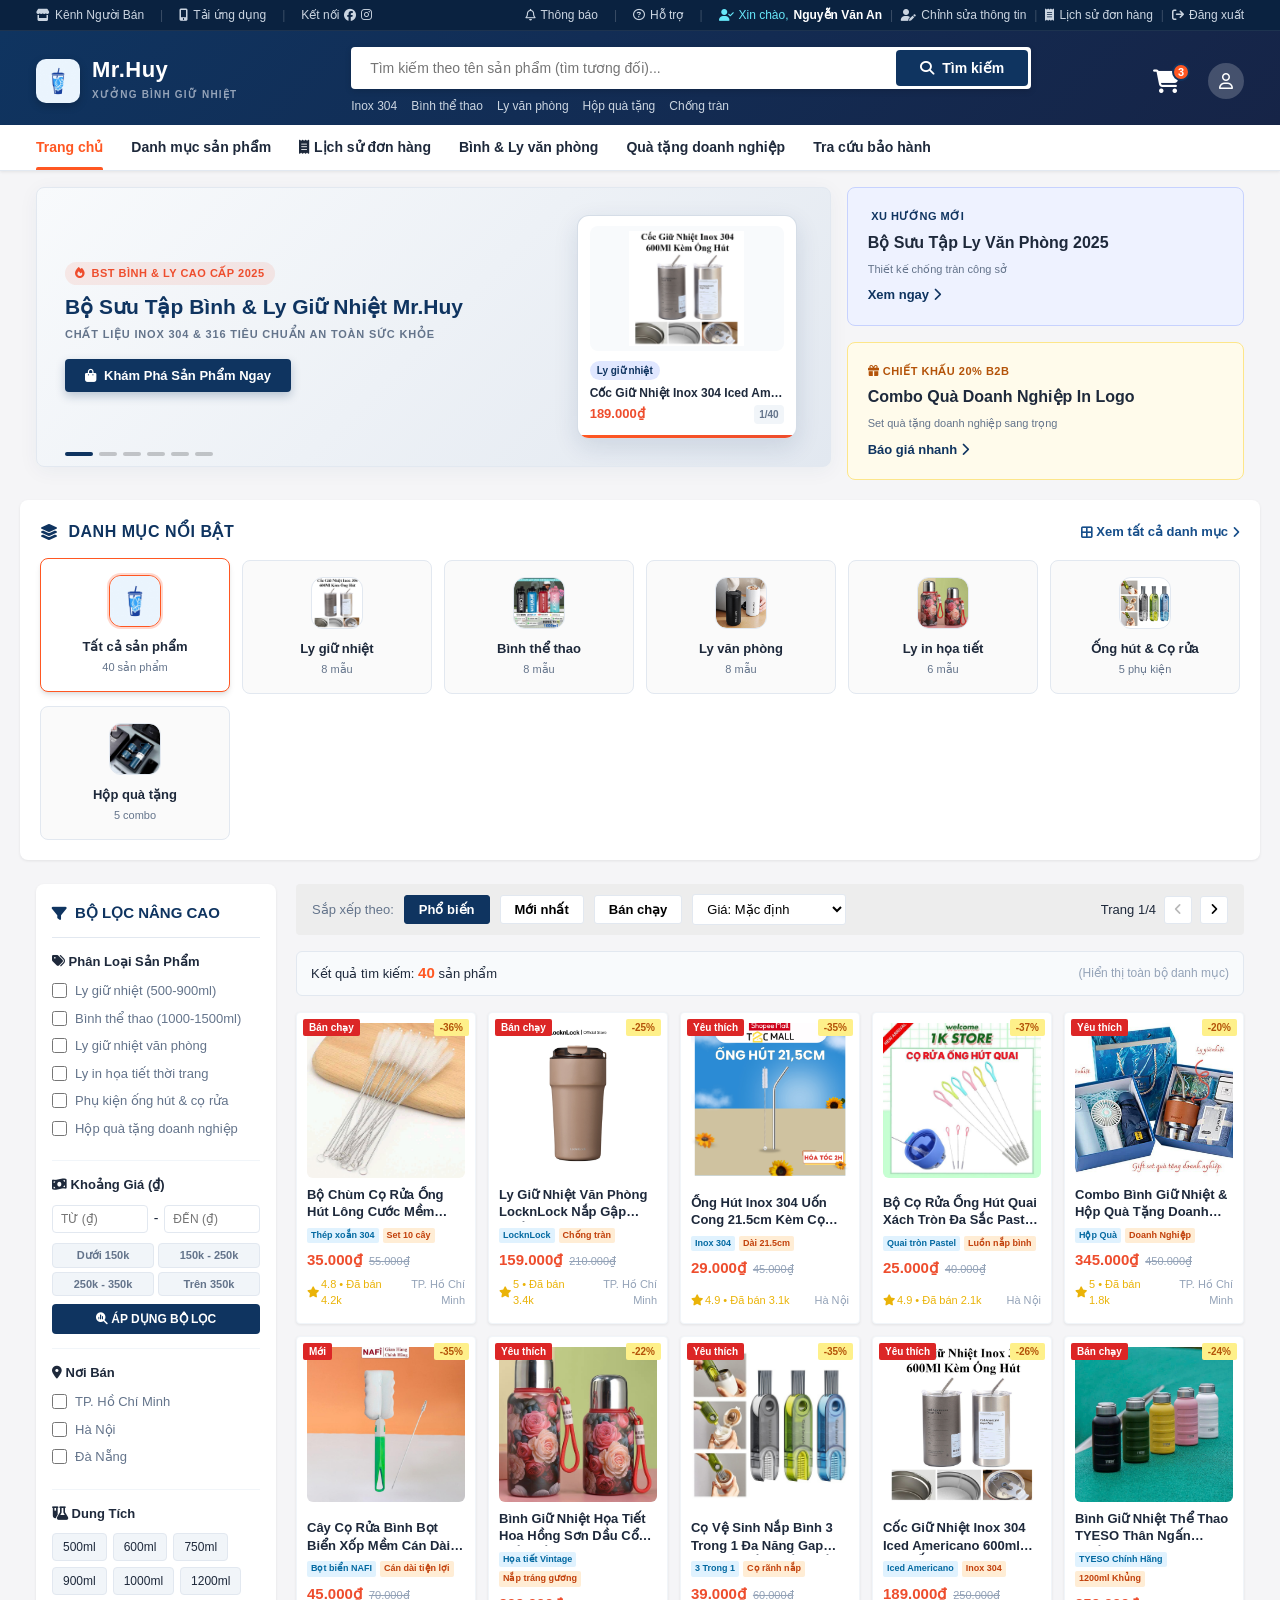
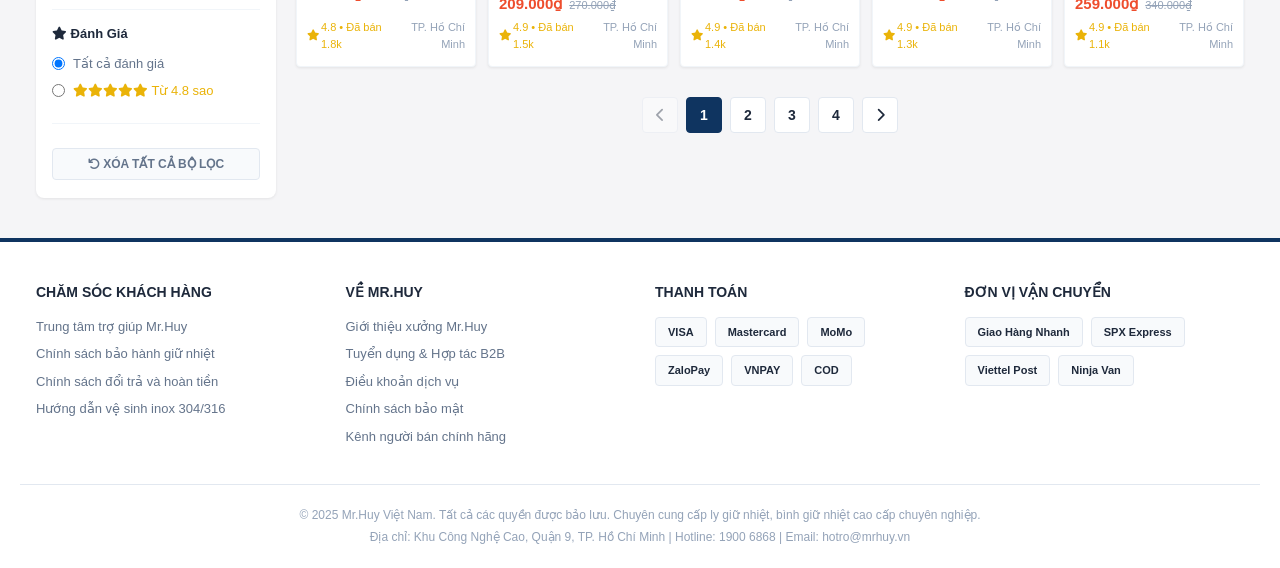
<file: index.html>
<!DOCTYPE html>
<html lang="vi">
<head>
    <meta charset="UTF-8">
    <meta name="viewport" content="width=device-width, initial-scale=1.0">
    <title>Mr.Huy - Xưởng Bình Giữ Nhiệt Cao Cấp</title>
    <!-- Font Awesome Icons -->
    <link rel="stylesheet" href="https://cdnjs.cloudflare.com/ajax/libs/font-awesome/6.4.0/css/all.min.css">
    <!-- Google Fonts -->
    <link rel="preconnect" href="https://fonts.googleapis.com">
    <link rel="preconnect" href="https://fonts.gstatic.com" crossorigin>
    <link href="https://fonts.googleapis.com/css2?family=Inter:wght@400;500;600;700;800&display=swap" rel="stylesheet">
    <!-- Main Style -->
    <link rel="stylesheet" href="css/style.css">
</head>
<body>

    <!-- KHUNG CHÍNH CỦA WEBSITE CỬA HÀNG (Mặc định hiển thị đầy đủ, không ép đăng nhập lại) -->
    <div id="storeMainApp" style="display: block;">

        <!-- TOPBAR -->
    <div class="topbar">
        <div class="container">
            <div class="topbar-left">
                <a href="javascript:void(0)" class="topbar-link"><i class="fa-solid fa-store"></i> Kênh Người Bán</a>
                <span class="topbar-sep">|</span>
                <a href="javascript:void(0)" class="topbar-link"><i class="fa-solid fa-mobile-screen-button"></i> Tải ứng dụng</a>
                <span class="topbar-sep">|</span>
                <span class="topbar-link">Kết nối <i class="fa-brands fa-facebook"></i> <i class="fa-brands fa-instagram"></i></span>
            </div>
            <div class="topbar-right">
                <a href="javascript:void(0)" class="topbar-link"><i class="fa-regular fa-bell"></i> Thông báo</a>
                <span class="topbar-sep">|</span>
                <a href="javascript:void(0)" class="topbar-link"><i class="fa-regular fa-circle-question"></i> Hỗ trợ</a>
                <span class="topbar-sep">|</span>
                <!-- Giao diện Đăng ký / Đăng nhập của Người Dùng Đầu Cuối -->
                <div id="topbarAuthBox" style="display: inline-flex; align-items: center; gap: 8px;">
                    <a href="javascript:void(0)" class="topbar-link" onclick="openAuthModal('register')">Đăng ký</a>
                    <span class="topbar-sep">|</span>
                    <a href="javascript:void(0)" class="topbar-link" onclick="openAuthModal('login')">Đăng nhập</a>
                </div>
            </div>
        </div>
    </div>

    <!-- MAIN HEADER -->
    <header class="main-header">
        <div class="container header-content">
            <!-- Brand Logo -->
            <a href="index.html" class="logo-brand">
                <img src="img/logo.png" alt="Mr.Huy Logo" style="width: 44px; height: 44px; border-radius: 10px; object-fit: cover; box-shadow: 0 3px 8px rgba(0,0,0,0.2);">
                <div class="logo-text-box">
                    <h1>Mr.Huy</h1>
                    <span>XƯỞNG BÌNH GIỮ NHIỆT</span>
                </div>
            </a>

            <!-- Search Container (Giao diện Tìm kiếm cơ bản theo tên sản phẩm có Gợi ý thả xuống) -->
            <div class="search-container">
                <form onsubmit="handleSearchSubmit(event)">
                    <div class="search-box">
                        <input type="text" id="searchInput" class="search-input" 
                               placeholder="Tìm kiếm theo tên sản phẩm (tìm tương đối)..." 
                               autocomplete="off"
                               oninput="handleSearchInput()" 
                               onfocus="handleSearchFocus()">
                        <button type="submit" class="search-btn">
                            <i class="fa-solid fa-magnifying-glass"></i>
                            <span>Tìm kiếm</span>
                        </button>
                    </div>
                </form>

                <!-- DROPDOWN GỢI Ý TÌM KIẾM (HIỆN GỢI Ý TẠI CHỖ, KHÔNG CHUYỂN HƯỚNG MÀN HÌNH) -->
                <div id="searchSuggestionsDropdown" class="search-suggestions-dropdown" style="display: none;">
                    <div class="suggestions-header">
                        <span><i class="fa-solid fa-lightbulb"></i> Gợi ý sản phẩm phù hợp</span>
                        <span class="close-suggestions" onclick="closeSearchSuggestions()" title="Đóng gợi ý"><i class="fa-solid fa-xmark"></i></span>
                    </div>
                    <div id="suggestionsList" class="suggestions-list">
                        <!-- Rendered by JS -->
                    </div>
                </div>

                <div class="quick-search-tags">
                    <span class="quick-tag" onclick="setSearchValue('Inox 304')">Inox 304</span>
                    <span class="quick-tag" onclick="setSearchValue('Bình thể thao')">Bình thể thao</span>
                    <span class="quick-tag" onclick="setSearchValue('Ly văn phòng')">Ly văn phòng</span>
                    <span class="quick-tag" onclick="setSearchValue('Hộp quà tặng')">Hộp quà tặng</span>
                    <span class="quick-tag" onclick="setSearchValue('Chống tràn')">Chống tràn</span>
                </div>
            </div>

            <!-- Header Actions: Giỏ hàng & User -->
            <div class="header-actions">
                <div class="cart-btn-wrapper" onclick="openCartModal()" title="Xem giỏ hàng">
                    <div class="cart-icon-btn">
                        <i class="fa-solid fa-cart-shopping"></i>
                    </div>
                    <span class="cart-badge">3</span>
                </div>

                <div class="user-profile-header" onclick="toggleUserMenu()">
                    <div class="user-avatar-circle">
                        <i class="fa-regular fa-user"></i>
                    </div>
                    <div class="user-dropdown-menu" id="userMenuDropdown">
                        <div id="userMenuGuest">
                            <div class="user-dropdown-item" onclick="openAuthModal('login')">
                                <i class="fa-solid fa-arrow-right-to-bracket"></i> Đăng nhập
                            </div>
                            <div class="user-dropdown-item" onclick="openAuthModal('register')">
                                <i class="fa-solid fa-user-plus"></i> Đăng ký người mua
                            </div>
                            <div class="user-dropdown-item" onclick="openOrderHistoryModal()">
                                <i class="fa-solid fa-receipt"></i> Lịch sử mua hàng
                            </div>
                        </div>
                        <div id="userMenuLoggedIn" style="display: none;">
                            <div class="user-dropdown-item" style="font-weight: 700; color: var(--primary-color);" id="userDropdownName">
                                Nguyễn Văn An
                            </div>
                            <div class="user-dropdown-item" onclick="openUserProfileModal()">
                                <i class="fa-solid fa-user-pen"></i> Chỉnh sửa thông tin cá nhân
                            </div>
                            <div class="user-dropdown-item" onclick="openOrderHistoryModal()">
                                <i class="fa-solid fa-receipt"></i> Lịch sử đơn hàng
                            </div>
                            <div class="user-dropdown-item" onclick="handleLogoutMock()">
                                <i class="fa-solid fa-power-off"></i> Đăng xuất
                            </div>
                        </div>
                    </div>
                </div>
            </div>
        </div>
    </header>

    <!-- NAVIGATION MENU -->
    <nav class="nav-bar">
        <div class="container">
            <ul class="nav-list">
                <li class="nav-item active" onclick="scrollToSection('storeMainApp')">Trang chủ</li>
                <li class="nav-item" onclick="scrollToSection('catalogSec')">Danh mục sản phẩm</li>
                <li class="nav-item" onclick="openOrderHistoryModal()">
                    <i class="fa-solid fa-receipt"></i> Lịch sử đơn hàng
                </li>
                <li class="nav-item" onclick="selectCategoryUI('ly-van-phong', null)">Bình & Ly văn phòng</li>
                <li class="nav-item" onclick="selectCategoryUI('hop-qua', null)">Quà tặng doanh nghiệp</li>
                <li class="nav-item" onclick="showToast('Chính sách bảo hành Mr.Huy: Bảo hành giữ nhiệt 12 tháng, 1 đổi 1!', 'info')">Tra cứu bảo hành</li>
            </ul>
        </div>
    </nav>

    <!-- HERO BANNER SECTION -->
    <section class="hero-section">
        <div class="container hero-grid">
            <div class="hero-main-slider">
                <div class="slider-content">
                    <span class="hero-slider-badge"><i class="fa-solid fa-fire"></i> BST BÌNH & LY CAO CẤP 2025</span>
                    <h2>Bộ Sưu Tập Bình & Ly Giữ Nhiệt Mr.Huy</h2>
                    <p>CHẤT LIỆU INOX 304 & 316 TIÊU CHUẨN AN TOÀN SỨC KHỎE</p>
                    <button class="btn-cta" onclick="scrollToSection('catalogSec')">
                        <i class="fa-solid fa-bag-shopping"></i> Khám Phá Sản Phẩm Ngay
                    </button>
                </div>

                <div class="hero-slider-showcase">
                    <div class="hero-showcase-card" id="heroShowcaseCard" title="Nhấp để xem chi tiết sản phẩm">
                        <div class="hero-showcase-img-box">
                            <img id="heroShowcaseImg" src="img/ly-giu-nhiet-1.png" alt="Sản phẩm nổi bật">
                        </div>
                        <div class="hero-showcase-info">
                            <span class="hero-showcase-cat" id="heroShowcaseCat">Ly giữ nhiệt</span>
                            <h4 class="hero-showcase-name" id="heroShowcaseName">Ly Giữ Nhiệt Cao Cấp Inox 304 Iced Americano Mr.Huy</h4>
                            <div class="hero-showcase-meta">
                                <span class="hero-showcase-price" id="heroShowcasePrice">289.000₫</span>
                                <span class="hero-showcase-index" id="heroShowcaseIndex">1/40</span>
                            </div>
                        </div>
                        <div class="hero-showcase-timer-bar">
                            <div class="hero-showcase-progress" id="heroShowcaseProgress"></div>
                        </div>
                    </div>
                </div>

                <div class="slider-controls">
                    <div class="slider-dot active" onclick="jumpHeroSlide(0)"></div>
                    <div class="slider-dot" onclick="jumpHeroSlide(8)"></div>
                    <div class="slider-dot" onclick="jumpHeroSlide(16)"></div>
                    <div class="slider-dot" onclick="jumpHeroSlide(24)"></div>
                    <div class="slider-dot" onclick="jumpHeroSlide(30)"></div>
                    <div class="slider-dot" onclick="jumpHeroSlide(35)"></div>
                </div>
            </div>

            <div class="hero-side-cards">
                <div class="side-card" onclick="selectCategoryUI('ly-van-phong', null)" style="cursor: pointer;" title="Xem các mẫu Ly Văn Phòng">
                    <span class="side-card-tag"><i class="fa-solid fa-sparkles"></i> XU HƯỚNG MỚI</span>
                    <h3>Bộ Sưu Tập Ly Văn Phòng 2025</h3>
                    <p style="font-size: 11px; color: var(--text-muted); margin-bottom: 8px;">Thiết kế chống tràn công sở</p>
                    <a href="javascript:void(0)" class="side-card-link">Xem ngay <i class="fa-solid fa-chevron-right"></i></a>
                </div>
                <div class="side-card gold-card" onclick="selectCategoryUI('hop-qua', null)" style="cursor: pointer;" title="Xem các mẫu Hộp Quà Tặng">
                    <span class="side-card-tag"><i class="fa-solid fa-gift"></i> CHIẾT KHẤU 20% B2B</span>
                    <h3>Combo Quà Doanh Nghiệp In Logo</h3>
                    <p style="font-size: 11px; color: var(--text-muted); margin-bottom: 8px;">Set quà tặng doanh nghiệp sang trọng</p>
                    <a href="javascript:void(0)" class="side-card-link">Báo giá nhanh <i class="fa-solid fa-chevron-right"></i></a>
                </div>
            </div>
        </div>
    </section>

    <!-- 1. GIAO DIỆN HIỂN THỊ SẢN PHẨM THEO PHÂN LOẠI (0.5đ TIÊU CHÍ) -->
    <section class="container section-block">
        <div class="section-header">
            <h2 class="section-title"><i class="fa-solid fa-layer-group"></i> DANH MỤC NỔI BẬT</h2>
            <span class="section-view-all" onclick="selectCategoryUI('all', null)" style="cursor: pointer;">
                <i class="fa-solid fa-border-all"></i> Xem tất cả danh mục <i class="fa-solid fa-angle-right"></i>
            </span>
        </div>
        <div class="category-grid" id="featuredCategoryGrid">
            <div class="category-card active" data-cat="all" onclick="selectCategoryUI('all', this)">
                <div class="category-icon-box">
                    <img src="img/logo.png" alt="Tất cả">
                </div>
                <div class="category-name">Tất cả sản phẩm</div>
                <div class="category-count">40 sản phẩm</div>
            </div>
            <div class="category-card" data-cat="ly-giu-nhiet" onclick="selectCategoryUI('ly-giu-nhiet', this)">
                <div class="category-icon-box">
                    <img src="img/ly-giu-nhiet-1.png" alt="Ly giữ nhiệt">
                </div>
                <div class="category-name">Ly giữ nhiệt</div>
                <div class="category-count">8 mẫu</div>
            </div>
            <div class="category-card" data-cat="binh-the-thao" onclick="selectCategoryUI('binh-the-thao', this)">
                <div class="category-icon-box">
                    <img src="img/binh-the-thao-1.jpg" alt="Bình thể thao">
                </div>
                <div class="category-name">Bình thể thao</div>
                <div class="category-count">8 mẫu</div>
            </div>
            <div class="category-card" data-cat="ly-van-phong" onclick="selectCategoryUI('ly-van-phong', this)">
                <div class="category-icon-box">
                    <img src="img/ly-van-phong-1.png" alt="Ly văn phòng">
                </div>
                <div class="category-name">Ly văn phòng</div>
                <div class="category-count">8 mẫu</div>
            </div>
            <div class="category-card" data-cat="ly-hoa-tiet" onclick="selectCategoryUI('ly-hoa-tiet', this)">
                <div class="category-icon-box">
                    <img src="img/hoa-tiet-1.png" alt="Ly in họa tiết">
                </div>
                <div class="category-name">Ly in họa tiết</div>
                <div class="category-count">6 mẫu</div>
            </div>
            <div class="category-card" data-cat="phu-kien" onclick="selectCategoryUI('phu-kien', this)">
                <div class="category-icon-box">
                    <img src="img/co-rua-4.png" alt="Ống hút & Cọ rửa">
                </div>
                <div class="category-name">Ống hút & Cọ rửa</div>
                <div class="category-count">5 phụ kiện</div>
            </div>
            <div class="category-card" data-cat="hop-qua" onclick="selectCategoryUI('hop-qua', this)">
                <div class="category-icon-box">
                    <img src="img/hop-qua-1.png" alt="Hộp quà tặng">
                </div>
                <div class="category-name">Hộp quà tặng</div>
                <div class="category-count">5 combo</div>
            </div>
        </div>
    </section>

    <!-- MAIN CATALOG LAYOUT: BỘ LỌC TÌM KIẾM NÂNG CAO (TRÁI) & LƯỚI SẢN PHẨM PHÂN TRANG (PHẢI) -->
    <div class="container main-catalog-layout" id="catalogSec">
        <!-- 2. GIAO DIỆN TÌM KIẾM NÂNG CAO (0.25đ TIÊU CHÍ) -->
        <!-- Kết hợp nhiều điều kiện trong 1 lần tìm: Tên, Phân loại, Khoảng giá, Nơi bán, Dung tích -->
        <aside class="filter-sidebar">
            <div class="filter-header-title">
                <i class="fa-solid fa-filter"></i> BỘ LỌC NÂNG CAO
            </div>

            <!-- Theo Phân Loại / Danh Mục -->
            <div class="filter-group">
                <div class="filter-title"><i class="fa-solid fa-tags"></i> Phân Loại Sản Phẩm</div>
                <label class="filter-checkbox-item">
                    <input type="checkbox" name="filterCat" value="ly-giu-nhiet" onchange="applyAdvancedFilter()"> Ly giữ nhiệt (500-900ml)
                </label>
                <label class="filter-checkbox-item">
                    <input type="checkbox" name="filterCat" value="binh-the-thao" onchange="applyAdvancedFilter()"> Bình thể thao (1000-1500ml)
                </label>
                <label class="filter-checkbox-item">
                    <input type="checkbox" name="filterCat" value="ly-van-phong" onchange="applyAdvancedFilter()"> Ly giữ nhiệt văn phòng
                </label>
                <label class="filter-checkbox-item">
                    <input type="checkbox" name="filterCat" value="ly-hoa-tiet" onchange="applyAdvancedFilter()"> Ly in họa tiết thời trang
                </label>
                <label class="filter-checkbox-item">
                    <input type="checkbox" name="filterCat" value="phu-kien" onchange="applyAdvancedFilter()"> Phụ kiện ống hút & cọ rửa
                </label>
                <label class="filter-checkbox-item">
                    <input type="checkbox" name="filterCat" value="hop-qua" onchange="applyAdvancedFilter()"> Hộp quà tặng doanh nghiệp
                </label>
            </div>

            <!-- Khoảng Giá (đ) -->
            <div class="filter-group">
                <div class="filter-title"><i class="fa-solid fa-money-bill-wave"></i> Khoảng Giá (₫)</div>
                <div class="price-range-inputs">
                    <input type="number" id="filterPriceMin" class="price-input" placeholder="TỪ (₫)" min="0" step="10000">
                    <span>-</span>
                    <input type="number" id="filterPriceMax" class="price-input" placeholder="ĐẾN (₫)" min="0" step="10000">
                </div>
                <div style="display: grid; grid-template-columns: 1fr 1fr; gap: 4px; margin-bottom: 8px;">
                    <button type="button" class="btn-quick-price" onclick="setQuickPrice(0, 150000)">Dưới 150k</button>
                    <button type="button" class="btn-quick-price" onclick="setQuickPrice(150000, 250000)">150k - 250k</button>
                    <button type="button" class="btn-quick-price" onclick="setQuickPrice(250000, 350000)">250k - 350k</button>
                    <button type="button" class="btn-quick-price" onclick="setQuickPrice(350000, null)">Trên 350k</button>
                </div>
                <button type="button" class="btn-apply-price" onclick="applyAdvancedFilter()">
                    <i class="fa-solid fa-magnifying-glass-chart"></i> ÁP DỤNG BỘ LỌC
                </button>
            </div>

            <!-- Nơi Bán -->
            <div class="filter-group">
                <div class="filter-title"><i class="fa-solid fa-location-dot"></i> Nơi Bán</div>
                <label class="filter-checkbox-item">
                    <input type="checkbox" name="filterLoc" value="TP. Hồ Chí Minh" onchange="applyAdvancedFilter()"> TP. Hồ Chí Minh
                </label>
                <label class="filter-checkbox-item">
                    <input type="checkbox" name="filterLoc" value="Hà Nội" onchange="applyAdvancedFilter()"> Hà Nội
                </label>
                <label class="filter-checkbox-item">
                    <input type="checkbox" name="filterLoc" value="Đà Nẵng" onchange="applyAdvancedFilter()"> Đà Nẵng
                </label>
            </div>

            <!-- Dung Tích -->
            <div class="filter-group">
                <div class="filter-title"><i class="fa-solid fa-flask-vial"></i> Dung Tích</div>
                <div class="filter-chips" id="capacityFilterChips">
                    <span class="filter-chip" data-cap="500ml" onclick="toggleCapFilter(this, '500ml')">500ml</span>
                    <span class="filter-chip" data-cap="600ml" onclick="toggleCapFilter(this, '600ml')">600ml</span>
                    <span class="filter-chip" data-cap="750ml" onclick="toggleCapFilter(this, '750ml')">750ml</span>
                    <span class="filter-chip" data-cap="900ml" onclick="toggleCapFilter(this, '900ml')">900ml</span>
                    <span class="filter-chip" data-cap="1000ml" onclick="toggleCapFilter(this, '1000ml')">1000ml</span>
                    <span class="filter-chip" data-cap="1200ml" onclick="toggleCapFilter(this, '1200ml')">1200ml</span>
                </div>
            </div>

            <!-- Đánh Giá -->
            <div class="filter-group">
                <div class="filter-title"><i class="fa-solid fa-star"></i> Đánh Giá</div>
                <label class="filter-checkbox-item">
                    <input type="radio" name="filterRating" value="0" checked onchange="applyAdvancedFilter()"> Tất cả đánh giá
                </label>
                <label class="filter-checkbox-item">
                    <input type="radio" name="filterRating" value="4.8" onchange="applyAdvancedFilter()">
                    <span style="color:#eab308;"><i class="fa-solid fa-star"></i><i class="fa-solid fa-star"></i><i class="fa-solid fa-star"></i><i class="fa-solid fa-star"></i><i class="fa-solid fa-star"></i> Từ 4.8 sao</span>
                </label>
            </div>

            <button type="button" class="btn-reset-filters" onclick="resetAllFilters()">
                <i class="fa-solid fa-arrow-rotate-left"></i> XÓA TẤT CẢ BỘ LỌC
            </button>
        </aside>

        <!-- 3. GIAO DIỆN HIỂN THỊ KẾT QUẢ DẠNG PHÂN TRANG (0.5đ TIÊU CHÍ) -->
        <main class="product-showcase">
            <!-- THANH ĐIỀU KHIỂN SẮP XẾP VÀ PHÂN TRANG MINI -->
            <div class="sort-bar">
                <div class="sort-options">
                    <span class="sort-label">Sắp xếp theo:</span>
                    <button class="btn-sort active" id="sortBtnPopular" onclick="setSortOption('popular')">Phổ biến</button>
                    <button class="btn-sort" id="sortBtnNewest" onclick="setSortOption('newest')">Mới nhất</button>
                    <button class="btn-sort" id="sortBtnBestseller" onclick="setSortOption('bestseller')">Bán chạy</button>
                    <select class="sort-select" id="sortPriceSelect" onchange="setSortOption(this.value)">
                        <option value="default">Giá: Mặc định</option>
                        <option value="price-asc">Giá: Thấp đến Cao</option>
                        <option value="price-desc">Giá: Cao đến Thấp</option>
                    </select>
                </div>
                <div class="sort-pagination-mini">
                    <span id="miniPageIndicator">Trang 1/3</span>
                    <button id="miniPrevBtn" onclick="goToPage(filterState.currentPage - 1)"><i class="fa-solid fa-angle-left"></i></button>
                    <button id="miniNextBtn" onclick="goToPage(filterState.currentPage + 1)"><i class="fa-solid fa-angle-right"></i></button>
                </div>
            </div>

            <!-- THANH THỐNG KÊ BỘ LỌC VÀ TÌM KIẾM ĐANG ÁP DỤNG -->
            <div id="filterResultBanner" style="background: #f8fafc; border: 1px solid #e2e8f0; border-radius: 6px; padding: 10px 14px; margin-bottom: 16px; display: flex; flex-wrap: wrap; justify-content: space-between; align-items: center; gap: 8px;">
                <div style="font-size: 13px; color: var(--text-main);">
                    Kết quả tìm kiếm: <strong id="filterResultCount" style="color: var(--accent-orange); font-size: 15px;">18</strong> sản phẩm
                </div>
                <div id="activeFilterBadges" style="display: flex; flex-wrap: wrap; gap: 6px; align-items: center;">
                    <!-- Sẽ render động các tag điều kiện tìm kiếm -->
                </div>
            </div>

            <!-- LƯỚI SẢN PHẨM HIỂN THỊ ĐỘNG (6 SẢN PHẨM / TRANG) -->
            <div class="product-grid" id="mainProductGrid">
                <!-- Được render tự động bằng renderProducts() -->
            </div>

            <!-- GIAO DIỆN PHÂN TRANG: < 1 2 3 > -->
            <div class="pagination-wrapper" id="paginationWrapper">
                <!-- Được render tự động bằng renderPagination() -->
            </div>
        </main>
    </div>

    <!-- Toàn bộ chức năng Chi tiết sản phẩm, Giỏ hàng, Đặt hàng thanh toán, Lịch sử đơn hàng, Hồ sơ khách hàng và Đăng nhập/Đăng ký đã được chuyển 100% sang các trang HTML riêng biệt (product-detail.html, cart.html, checkout.html, order-history.html, profile.html, login.html) - Hoàn toàn không dùng popup modal -->


    <!-- FOOTER CHUẨN MẪU MR.HUY -->
    <footer class="main-footer">
        <div class="container footer-grid">
            <div class="footer-col">
                <h3>CHĂM SÓC KHÁCH HÀNG</h3>
                <ul>
                    <li><a href="javascript:void(0)">Trung tâm trợ giúp Mr.Huy</a></li>
                    <li><a href="javascript:void(0)">Chính sách bảo hành giữ nhiệt</a></li>
                    <li><a href="javascript:void(0)">Chính sách đổi trả và hoàn tiền</a></li>
                    <li><a href="javascript:void(0)">Hướng dẫn vệ sinh inox 304/316</a></li>
                </ul>
            </div>
            <div class="footer-col">
                <h3>VỀ MR.HUY</h3>
                <ul>
                    <li><a href="javascript:void(0)">Giới thiệu xưởng Mr.Huy</a></li>
                    <li><a href="javascript:void(0)">Tuyển dụng & Hợp tác B2B</a></li>
                    <li><a href="javascript:void(0)">Điều khoản dịch vụ</a></li>
                    <li><a href="javascript:void(0)">Chính sách bảo mật</a></li>
                    <li><a href="javascript:void(0)">Kênh người bán chính hãng</a></li>
                </ul>
            </div>
            <div class="footer-col">
                <h3>THANH TOÁN</h3>
                <div class="payment-badges">
                    <span class="badge-logo-box">VISA</span>
                    <span class="badge-logo-box">Mastercard</span>
                    <span class="badge-logo-box">MoMo</span>
                    <span class="badge-logo-box">ZaloPay</span>
                    <span class="badge-logo-box">VNPAY</span>
                    <span class="badge-logo-box">COD</span>
                </div>
            </div>
            <div class="footer-col">
                <h3>ĐƠN VỊ VẬN CHUYỂN</h3>
                <div class="shipping-badges">
                    <span class="badge-logo-box">Giao Hàng Nhanh</span>
                    <span class="badge-logo-box">SPX Express</span>
                    <span class="badge-logo-box">Viettel Post</span>
                    <span class="badge-logo-box">Ninja Van</span>
                </div>
            </div>
        </div>
        <div class="container footer-bottom">
            <p>© 2025 Mr.Huy Việt Nam. Tất cả các quyền được bảo lưu. Chuyên cung cấp ly giữ nhiệt, bình giữ nhiệt cao cấp chuyên nghiệp.</p>
            <p>Địa chỉ: Khu Công Nghệ Cao, Quận 9, TP. Hồ Chí Minh | Hotline: 1900 6868 | Email: hotro@mrhuy.vn</p>
        </div>
    </footer>

    </div><!-- KẾT THÚC #storeMainApp -->

    <!-- Pure Frontend UI Logic Script (NO DATABASE, NO STORAGE) -->
    <script src="js/app.js"></script>
</body>
</html>
</file>
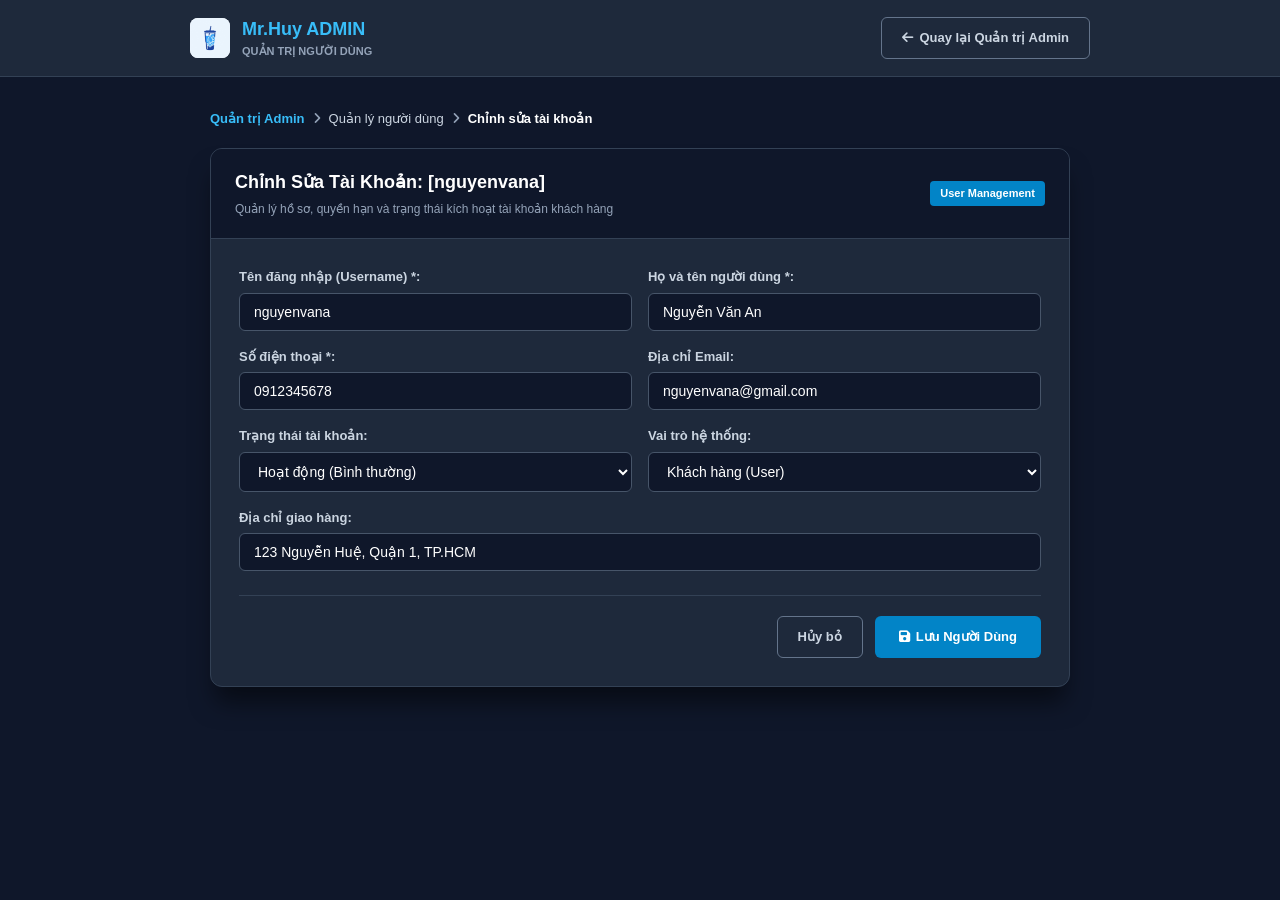
<file: admin-user.html>
<!DOCTYPE html>
<html lang="vi">
<head>
    <meta charset="UTF-8">
    <meta name="viewport" content="width=device-width, initial-scale=1.0">
    <title>Quản Lý Người Dùng - Mr.Huy Admin</title>
    <!-- Google Fonts -->
    <link rel="preconnect" href="https://fonts.googleapis.com">
    <link rel="preconnect" href="https://fonts.gstatic.com" crossorigin>
    <link href="https://fonts.googleapis.com/css2?family=Plus+Jakarta+Sans:wght@400;500;600;700;800&display=swap" rel="stylesheet">
    <!-- Font Awesome Icons -->
    <link rel="stylesheet" href="https://cdnjs.cloudflare.com/ajax/libs/font-awesome/6.4.0/css/all.min.css">
    <!-- Admin CSS -->
    <link rel="stylesheet" href="css/admin.css">
    <style>
        body {
            background-color: #0f172a;
            color: #f8fafc;
            font-family: 'Plus Jakarta Sans', sans-serif;
            margin: 0;
            padding: 0;
        }

        .admin-page-header {
            background: #1e293b;
            border-bottom: 1px solid #334155;
            padding: 16px 24px;
            position: sticky;
            top: 0;
            z-index: 100;
        }

        .header-content {
            max-width: 900px;
            margin: 0 auto;
            display: flex;
            align-items: center;
            justify-content: space-between;
        }

        .brand-box {
            display: flex;
            align-items: center;
            gap: 12px;
            text-decoration: none;
        }

        .brand-logo-img {
            width: 40px;
            height: 40px;
            object-fit: contain;
            border-radius: 8px;
            background: #fff;
        }

        .admin-user-container {
            max-width: 900px;
            margin: 32px auto 60px auto;
            padding: 0 20px;
        }

        .card-admin {
            background: #1e293b;
            border: 1px solid #334155;
            border-radius: 12px;
            box-shadow: 0 20px 25px -5px rgba(0,0,0,0.5);
            overflow: hidden;
        }

        .card-head {
            padding: 20px 24px;
            border-bottom: 1px solid #334155;
            background: #0f172a;
            display: flex;
            align-items: center;
            justify-content: space-between;
        }

        .form-body-admin {
            padding: 28px;
        }

        .form-row-admin {
            display: grid;
            grid-template-columns: 1fr 1fr;
            gap: 16px;
            margin-bottom: 16px;
        }

        .form-group-a {
            margin-bottom: 16px;
        }

        .label-a {
            display: block;
            font-size: 13px;
            font-weight: 700;
            color: #cbd5e1;
            margin-bottom: 6px;
        }

        .input-a, .select-a {
            width: 100%;
            padding: 10px 14px;
            background: #0f172a;
            border: 1px solid #475569;
            color: #ffffff;
            border-radius: 6px;
            font-size: 14px;
            box-sizing: border-box;
        }

        .input-a:focus, .select-a:focus {
            border-color: #38bdf8;
            outline: none;
            box-shadow: 0 0 0 3px rgba(56, 189, 248, 0.2);
        }

        .btn-cancel-a {
            background: transparent;
            border: 1px solid #64748b;
            color: #cbd5e1;
            padding: 10px 20px;
            border-radius: 6px;
            font-size: 13px;
            font-weight: 600;
            cursor: pointer;
            text-decoration: none;
            display: inline-flex;
            align-items: center;
            gap: 6px;
        }

        .btn-cancel-a:hover {
            background: #334155;
            color: #fff;
        }

        .btn-save-a {
            background: #0284c7;
            border: none;
            color: #ffffff;
            padding: 10px 24px;
            border-radius: 6px;
            font-size: 13px;
            font-weight: 700;
            cursor: pointer;
            display: inline-flex;
            align-items: center;
            gap: 6px;
        }

        .btn-save-a:hover {
            background: #0369a1;
        }

        #adminUserToast {
            position: fixed;
            top: 20px;
            right: 20px;
            z-index: 999999;
            background: #1e293b;
            border-left: 4px solid #10b981;
            color: #fff;
            padding: 14px 20px;
            border-radius: 6px;
            display: none;
            align-items: center;
            gap: 10px;
            font-size: 13px;
            box-shadow: 0 10px 15px -3px rgba(0,0,0,0.5);
        }

        @media (max-width: 600px) {
            .form-row-admin {
                grid-template-columns: 1fr;
            }
        }
    </style>
</head>
<body>

    <div id="adminUserToast">
        <i class="fa-solid fa-circle-check" style="color: #10b981; font-size: 18px;"></i>
        <span id="toastMsgAdmin" style="font-weight: 600;">Đã lưu thông tin người dùng!</span>
    </div>

    <header class="admin-page-header">
        <div class="header-content">
            <a href="admin.html" class="brand-box">
                <img src="img/logo.png" alt="Mr.Huy Logo" class="brand-logo-img">
                <div>
                    <div style="font-size: 18px; font-weight: 800; color: #38bdf8;">Mr.Huy ADMIN</div>
                    <div style="font-size: 11px; color: #94a3b8; font-weight: 600; text-transform: uppercase;">Quản Trị Người Dùng</div>
                </div>
            </a>
            <a href="admin.html" class="btn-cancel-a">
                <i class="fa-solid fa-arrow-left"></i> Quay lại Quản trị Admin
            </a>
        </div>
    </header>

    <div class="admin-user-container">
        <!-- Breadcrumb -->
        <div style="font-size: 13px; color: #94a3b8; margin-bottom: 20px; display: flex; align-items: center; gap: 8px;">
            <a href="admin.html" style="color: #38bdf8; text-decoration: none; font-weight: 600;">Quản trị Admin</a>
            <i class="fa-solid fa-angle-right"></i>
            <span style="color: #cbd5e1;">Quản lý người dùng</span>
            <i class="fa-solid fa-angle-right"></i>
            <span id="breadMode" style="font-weight: 700; color: #fff;">Chỉnh sửa tài khoản</span>
        </div>

        <div class="card-admin">
            <div class="card-head">
                <div>
                    <h2 id="cardTitleAdmin" style="font-size: 18px; font-weight: 800; color: #fff; margin: 0;">
                        Chỉnh Sửa Thông Tin Tài Khoản Người Dùng
                    </h2>
                    <div style="font-size: 12px; color: #94a3b8; margin-top: 4px;">
                        Quản lý hồ sơ, quyền hạn và trạng thái kích hoạt tài khoản khách hàng
                    </div>
                </div>
                <span style="background: #0284c7; color: #fff; padding: 4px 10px; border-radius: 4px; font-size: 11px; font-weight: 700;">
                    User Management
                </span>
            </div>

            <form class="form-body-admin" onsubmit="handleSaveUser(event)">
                <div class="form-row-admin">
                    <div>
                        <label class="label-a">Tên đăng nhập (Username) *:</label>
                        <input type="text" id="uUsername" class="input-a" value="nguyenvana" required>
                    </div>
                    <div>
                        <label class="label-a">Họ và tên người dùng *:</label>
                        <input type="text" id="uFullName" class="input-a" value="Nguyễn Văn An" required>
                    </div>
                </div>

                <div class="form-row-admin">
                    <div>
                        <label class="label-a">Số điện thoại *:</label>
                        <input type="tel" id="uPhone" class="input-a" value="0912345678" required>
                    </div>
                    <div>
                        <label class="label-a">Địa chỉ Email:</label>
                        <input type="email" id="uEmail" class="input-a" value="nguyenvana@gmail.com">
                    </div>
                </div>

                <div class="form-row-admin">
                    <div>
                        <label class="label-a">Trạng thái tài khoản:</label>
                        <select id="uStatus" class="select-a">
                            <option value="active" selected>Hoạt động (Bình thường)</option>
                            <option value="locked">Bị khóa (Tạm dừng)</option>
                        </select>
                    </div>
                    <div>
                        <label class="label-a">Vai trò hệ thống:</label>
                        <select id="uRole" class="select-a">
                            <option value="user" selected>Khách hàng (User)</option>
                            <option value="admin">Quản trị viên (Admin)</option>
                        </select>
                    </div>
                </div>

                <div class="form-group-a">
                    <label class="label-a">Địa chỉ giao hàng:</label>
                    <input type="text" id="uAddress" class="input-a" value="123 Nguyễn Huệ, Quận 1, TP.HCM">
                </div>

                <div style="display: flex; justify-content: flex-end; gap: 12px; margin-top: 24px; border-top: 1px solid #334155; padding-top: 20px;">
                    <a href="admin.html" class="btn-cancel-a">
                        Hủy bỏ
                    </a>
                    <button type="submit" class="btn-save-a">
                        <i class="fa-solid fa-floppy-disk"></i> Lưu Người Dùng
                    </button>
                </div>
            </form>
        </div>
    </div>

    <script>
        document.addEventListener('DOMContentLoaded', () => {
            const params = new URLSearchParams(window.location.search);
            const mode = params.get('mode') || 'edit';
            const username = params.get('id') || 'nguyenvana';

            if (mode === 'add') {
                document.getElementById('cardTitleAdmin').textContent = 'Thêm Người Dùng Mới Vào Hệ Thống';
                document.getElementById('breadMode').textContent = 'Thêm người dùng mới';
                document.getElementById('uUsername').value = '';
                document.getElementById('uFullName').value = '';
                document.getElementById('uPhone').value = '';
                document.getElementById('uEmail').value = '';
                document.getElementById('uAddress').value = '';
            } else {
                document.getElementById('cardTitleAdmin').textContent = `Chỉnh Sửa Tài Khoản: [${username}]`;
            }
        });

        function handleSaveUser(e) {
            e.preventDefault();
            const toast = document.getElementById('adminUserToast');
            if (toast) {
                toast.style.display = 'flex';
                setTimeout(() => {
                    toast.style.display = 'none';
                    window.location.href = 'admin.html';
                }, 1000);
            }
        }
    </script>
</body>
</html>
</file>
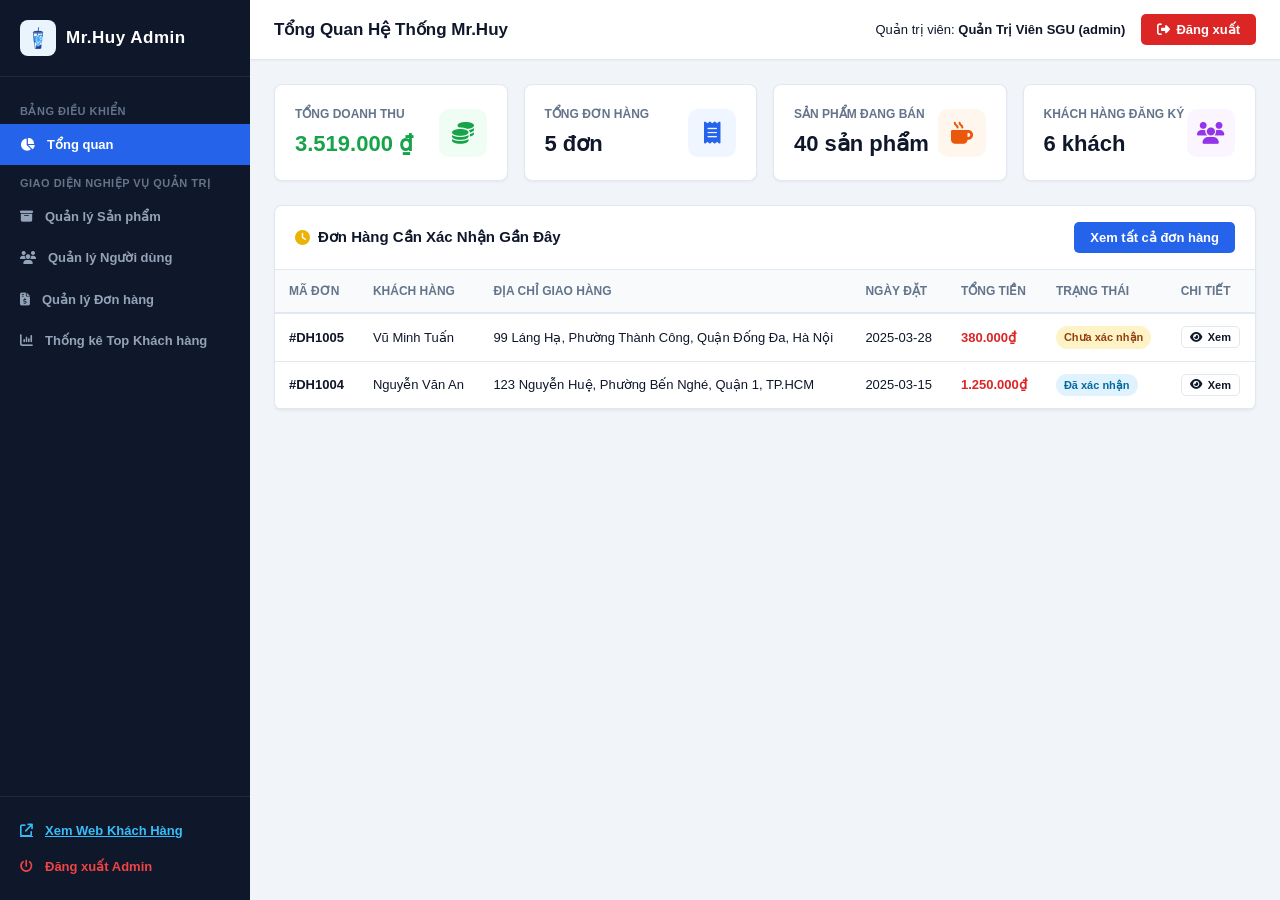
<file: admin.html>
<!DOCTYPE html>
<html lang="vi">
<head>
    <meta charset="UTF-8">
    <meta name="viewport" content="width=device-width, initial-scale=1.0">
    <title>Mr.Huy Admin - Hệ Thống Quản Trị Cửa Hàng</title>
    <!-- Font Awesome Icons -->
    <link rel="stylesheet" href="https://cdnjs.cloudflare.com/ajax/libs/font-awesome/6.4.0/css/all.min.css">
    <!-- Admin Stylesheet -->
    <link rel="stylesheet" href="css/admin.css">
</head>
<body>

    <!-- ========================================================
         MÀN HÌNH ĐĂNG NHẬP (Chỉ hiển thị khi Admin chủ động Đăng xuất)
         ======================================================== -->
    <div id="adminLoginScreen" style="position: fixed; inset: 0; background: #0f172a; z-index: 99999; display: none; align-items: center; justify-content: center; padding: 20px;">
        <div style="background: #1e293b; border: 1px solid #334155; border-radius: 12px; width: 100%; max-width: 420px; box-shadow: 0 20px 25px -5px rgba(0,0,0,0.5); overflow: hidden;">
            <div style="padding: 30px 24px 20px 24px; text-align: center; border-bottom: 1px solid #334155;">
                <img src="img/logo.png" alt="Mr.Huy Admin Logo" style="width: 64px; height: 64px; border-radius: 12px; margin: 0 auto 12px auto; display: block; object-fit: cover; box-shadow: 0 4px 12px rgba(0,0,0,0.3);">
                <h2 style="color: #fff; font-size: 22px; font-weight: 800; margin: 0;">Mr.Huy ADMIN</h2>
                <p style="font-size: 11px; color: #94a3b8; text-transform: uppercase; letter-spacing: 1.2px; margin-top: 4px;">
                    HỆ THỐNG QUẢN TRỊ CỬA HÀNG
                </p>
                <div style="font-size: 13px; color: #cbd5e1; margin-top: 10px;">
                    Đăng nhập tài khoản Quản trị viên
                </div>
            </div>
            <div style="padding: 24px;">
                <form onsubmit="handleAdminLoginSubmit(event)">
                    <div style="margin-bottom: 16px;">
                        <label style="display: block; font-size: 13px; font-weight: 600; color: #cbd5e1; margin-bottom: 6px;"><i class="fa-regular fa-user"></i> Tài khoản Admin:</label>
                        <input type="text" id="adminInputUser" class="form-input" style="width: 100%; background: #0f172a; border-color: #475569; color: #fff; padding: 10px 12px;" placeholder="Tên đăng nhập admin..." value="admin">
                    </div>
                    <div style="margin-bottom: 16px;">
                        <label style="display: block; font-size: 13px; font-weight: 600; color: #cbd5e1; margin-bottom: 6px;"><i class="fa-solid fa-lock"></i> Mật khẩu:</label>
                        <input type="password" id="adminInputPass" class="form-input" style="width: 100%; background: #0f172a; border-color: #475569; color: #fff; padding: 10px 12px;" placeholder="Mật khẩu admin..." value="admin123">
                    </div>
                    <div style="display: flex; justify-content: space-between; align-items: center; margin-bottom: 20px; font-size: 12px; color: #94a3b8;">
                        <label style="cursor: pointer; display: flex; align-items: center; gap: 6px;">
                            <input type="checkbox" checked> Ghi nhớ đăng nhập
                        </label>
                        <a href="index.html" style="color: #38bdf8; text-decoration: none;"><i class="fa-solid fa-store"></i> Đến cửa hàng</a>
                    </div>
                    <button type="submit" class="btn-admin btn-admin-primary" style="width: 100%; justify-content: center; padding: 12px; font-size: 14px; font-weight: 700;">
                        <i class="fa-solid fa-arrow-right-to-bracket"></i> ĐĂNG NHẬP VÀO HỆ THỐNG
                    </button>
                </form>
            </div>
        </div>
    </div>

    <!-- ========================================================
         GIAO DIỆN BẢNG ĐIỀU KHIỂN CHÍNH (ADMIN DASHBOARD)
         URL RIÊNG BIỆT: admin.html
         KHÔNG CƠ SỞ DỮ LIỆU - PURE GIAO DIỆN MOCKUP
         ======================================================== -->
    <div class="admin-layout" id="adminMainLayout" style="display: none;">
        <!-- SIDEBAR -->
        <aside class="admin-sidebar">
            <div class="admin-sidebar-brand" style="display: flex; align-items: center; gap: 10px;">
                <img src="img/logo.png" alt="Mr.Huy Logo" style="width: 36px; height: 36px; border-radius: 8px; object-fit: cover;">
                <h2>Mr.Huy Admin</h2>
            </div>
            <nav class="admin-sidebar-nav">
                <div class="nav-group-title">Bảng điều khiển</div>
                <div class="admin-nav-item active" id="navDashboard" onclick="switchAdminTab('dashboard')">
                    <i class="fa-solid fa-chart-pie"></i> Tổng quan
                </div>

                <div class="nav-group-title">Giao diện Nghiệp vụ Quản trị</div>
                <div class="admin-nav-item" id="navProducts" onclick="switchAdminTab('products')">
                    <i class="fa-solid fa-box-archive"></i> Quản lý Sản phẩm
                </div>
                <div class="admin-nav-item" id="navUsers" onclick="switchAdminTab('users')">
                    <i class="fa-solid fa-users"></i> Quản lý Người dùng
                </div>
                <div class="admin-nav-item" id="navOrders" onclick="switchAdminTab('orders')">
                    <i class="fa-solid fa-file-invoice-dollar"></i> Quản lý Đơn hàng
                </div>
                <div class="admin-nav-item" id="navStats" onclick="switchAdminTab('stats')">
                    <i class="fa-solid fa-chart-column"></i> Thống kê Top Khách hàng
                </div>
            </nav>

            <div class="admin-sidebar-footer">
                <a href="index.html" target="_blank" class="admin-nav-item" style="padding: 8px 0; color: #38bdf8;">
                    <i class="fa-solid fa-arrow-up-right-from-square"></i> Xem Web Khách Hàng
                </a>
                <div class="admin-nav-item" style="padding: 8px 0; color: #ef4444;" onclick="handleAdminLogoutMock()">
                    <i class="fa-solid fa-power-off"></i> Đăng xuất Admin
                </div>
            </div>
        </aside>

        <!-- MAIN VIEW -->
        <main class="admin-main">
            <!-- TOPBAR: 1. Chức năng đăng nhập & đăng xuất (0.5đ) -->
            <header class="admin-topbar">
                <div class="topbar-page-title" id="pageTitleText">Tổng Quan Hệ Thống Mr.Huy</div>
                <div class="topbar-right-user">
                    <div style="font-size: 13px;" id="adminLoggedNameBox">
                        Quản trị viên: <strong>Quản Trị Viên SGU (admin)</strong>
                    </div>
                    <button class="btn-admin btn-admin-danger" onclick="handleAdminLogoutMock()">
                        <i class="fa-solid fa-right-from-bracket"></i> Đăng xuất
                    </button>
                </div>
            </header>

            <!-- CONTENT BODY -->
            <div class="admin-content-body">

                <!-- TAB 1: TỔNG QUAN (DASHBOARD) -->
                <div id="tabDashboard" class="admin-tab-content">
                    <div class="metrics-grid">
                        <div class="metric-card">
                            <div class="metric-info">
                                <h4>Tổng Doanh Thu</h4>
                                <div class="metric-value" id="dashTotalRevenue" style="color: #16a34a;">3.519.000₫</div>
                            </div>
                            <div class="metric-icon-box metric-icon-green"><i class="fa-solid fa-coins"></i></div>
                        </div>
                        <div class="metric-card">
                            <div class="metric-info">
                                <h4>Tổng Đơn Hàng</h4>
                                <div class="metric-value" id="dashTotalOrders">5 đơn</div>
                            </div>
                            <div class="metric-icon-box metric-icon-blue"><i class="fa-solid fa-receipt"></i></div>
                        </div>
                        <div class="metric-card">
                            <div class="metric-info">
                                <h4>Sản Phẩm Đang Bán</h4>
                                <div class="metric-value" id="dashProductCount">40 sản phẩm</div>
                            </div>
                            <div class="metric-icon-box metric-icon-orange"><i class="fa-solid fa-mug-hot"></i></div>
                        </div>
                        <div class="metric-card">
                            <div class="metric-info">
                                <h4>Khách Hàng Đăng Ký</h4>
                                <div class="metric-value" id="dashUserCount">6 khách</div>
                            </div>
                            <div class="metric-icon-box metric-icon-purple"><i class="fa-solid fa-users"></i></div>
                        </div>
                    </div>

                    <div class="admin-panel">
                        <div class="panel-header">
                            <div class="panel-title"><i class="fa-solid fa-clock" style="color: #eab308;"></i> Đơn Hàng Cần Xác Nhận Gần Đây</div>
                            <button class="btn-admin btn-admin-primary" onclick="switchAdminTab('orders')">Xem tất cả đơn hàng</button>
                        </div>
                        <div class="panel-body" style="padding: 0;">
                            <div class="table-responsive">
                                <table class="admin-table">
                                    <thead>
                                        <tr>
                                            <th>Mã Đơn</th>
                                            <th>Khách Hàng</th>
                                            <th>Địa Chỉ Giao Hàng</th>
                                            <th>Ngày Đặt</th>
                                            <th>Tổng Tiền</th>
                                            <th>Trạng Thái</th>
                                            <th>Chi Tiết</th>
                                        </tr>
                                    </thead>
                                    <tbody id="dashboardRecentOrdersTbody">
                                        <tr>
                                            <td><strong>#DH1005</strong></td>
                                            <td>Vũ Minh Tuấn</td>
                                            <td>99 Láng Hạ, Phường Thành Công, Quận Đống Đa, Hà Nội</td>
                                            <td>2025-03-28</td>
                                            <td style="font-weight: 700; color: #dc2626;">380.000₫</td>
                                            <td><span class="badge-status" style="background:#fef3c7; color:#92400e;">Chưa xác nhận</span></td>
                                            <td><button class="btn-admin btn-admin-outline" style="padding: 4px 8px; font-size: 11px;" onclick="viewOrderDetailMock('DH1005')"><i class="fa-solid fa-eye"></i> Xem</button></td>
                                        </tr>
                                        <tr>
                                            <td><strong>#DH1004</strong></td>
                                            <td>Nguyễn Văn An</td>
                                            <td>123 Nguyễn Huệ, Phường Bến Nghé, Quận 1, TP.HCM</td>
                                            <td>2025-03-15</td>
                                            <td style="font-weight: 700; color: #dc2626;">1.250.000₫</td>
                                            <td><span class="badge-status" style="background:#e0f2fe; color:#0369a1;">Đã xác nhận</span></td>
                                            <td><button class="btn-admin btn-admin-outline" style="padding: 4px 8px; font-size: 11px;" onclick="viewOrderDetailMock('DH1004')"><i class="fa-solid fa-eye"></i> Xem</button></td>
                                        </tr>
                                    </tbody>
                                </table>
                            </div>
                        </div>
                    </div>
                </div>

                <!-- TAB 2: QUẢN LÝ SẢN PHẨM (0.5đ Thêm có preview + 0.5đ Sửa đúng thông tin + 0.75đ Xóa/Ẩn) -->
                <div id="tabProducts" class="admin-tab-content" style="display: none;">
                    <div class="admin-panel">
                        <div class="panel-header">
                            <div class="panel-title"><i class="fa-solid fa-box"></i> Quản Lý Sản Phẩm Mr.Huy</div>
                            <!-- 2. Thêm sản phẩm: đúng phân loại - có upload hình (0.5đ) -->
                            <button class="btn-admin btn-admin-primary" onclick="openAddProductModal()">
                                <i class="fa-solid fa-plus"></i> Thêm Sản Phẩm Mới (Có Preview Ảnh)
                            </button>
                        </div>
                        <!-- BỘ LỌC VÀ TÌM KIẾM SẢN PHẨM REAL-TIME CHO ADMIN (GIỐNG NGƯỜI DÙNG) -->
                        <div style="background: #f8fafc; padding: 12px 20px; border-bottom: 1px solid var(--admin-border); display: flex; flex-wrap: wrap; gap: 12px; align-items: center; justify-content: space-between;">
                            <div style="display: flex; gap: 10px; align-items: center; flex: 1; max-width: 550px;">
                                <div style="position: relative; flex: 1;">
                                    <i class="fa-solid fa-magnifying-glass" style="position: absolute; left: 12px; top: 50%; transform: translateY(-50%); color: #94a3b8;"></i>
                                    <input type="text" id="adminProductSearchInput" class="form-control" placeholder="Tìm kiếm theo tên sản phẩm, mã SP..." style="padding-left: 36px; height: 36px;" oninput="handleAdminProductSearch()">
                                </div>
                                <select id="adminProductCategoryFilter" class="form-control" style="width: 175px; height: 36px;" onchange="handleAdminProductSearch()">
                                    <option value="">Tất cả phân loại</option>
                                    <option value="office">Ly văn phòng</option>
                                    <option value="sport">Bình thể thao</option>
                                    <option value="smart">Bình thông minh</option>
                                    <option value="kids">Bình trẻ em</option>
                                    <option value="gift">Hộp quà tặng</option>
                                </select>
                                <button type="button" class="btn-admin btn-admin-outline" style="height: 36px;" onclick="clearAdminProductSearch()">
                                    <i class="fa-solid fa-rotate-left"></i> Đặt lại
                                </button>
                            </div>
                            <div id="adminProductCountInfo" style="font-size: 13px; color: var(--admin-muted); font-weight: 500;">
                                Hiển thị: <strong id="adminProductCountDisplay" style="color: var(--admin-primary);">40</strong> sản phẩm
                            </div>
                        </div>
                        <div class="panel-body">
                            <div class="table-responsive">
                                <table class="admin-table">
                                    <thead>
                                        <tr>
                                            <th>Mã SP</th>
                                            <th>Hình Ảnh</th>
                                            <th>Tên Sản Phẩm</th>
                                            <th>Phân Loại</th>
                                            <th>Dung Tích</th>
                                            <th>Giá Bán</th>
                                            <th>Đã Bán</th>
                                            <th>Trạng Thái</th>
                                            <th>Hành Động</th>
                                        </tr>
                                    </thead>
                                    <tbody id="adminProductsTbody">
                                        <!-- Rendered dynamically by renderAdminProducts() -->
                                    </tbody>
                                </table>
                            </div>
                        </div>
                    </div>
                </div>

                <!-- TAB 3: QUẢN LÝ USER (0.5đ Thêm, Sửa, Khóa/Mở) -->
                <div id="tabUsers" class="admin-tab-content" style="display: none;">
                    <div class="admin-panel">
                        <div class="panel-header">
                            <div class="panel-title"><i class="fa-solid fa-users-gear"></i> Giao Diện Quản Lý Tài Khoản Người Dùng</div>
                            <button class="btn-admin btn-admin-primary" onclick="openAddUserModal()">
                                <i class="fa-solid fa-user-plus"></i> Thêm Tài Khoản Mới
                            </button>
                        </div>
                        <div class="panel-body">
                            <div class="table-responsive">
                                <table class="admin-table">
                                    <thead>
                                        <tr>
                                            <th>Mã</th>
                                            <th>Tên Đăng Nhập</th>
                                            <th>Họ Và Tên</th>
                                            <th>Email</th>
                                            <th>SĐT</th>
                                            <th>Địa Chỉ</th>
                                            <th>Vai Trò</th>
                                            <th>Trạng Thái</th>
                                            <th>Hành Động (Sửa, Khóa/Mở)</th>
                                        </tr>
                                    </thead>
                                    <tbody id="adminUsersTbody">
                                        <!-- Rendered dynamically by renderAdminUsers() -->
                                    </tbody>
                                </table>
                            </div>
                        </div>
                    </div>
                </div>

                <!-- TAB 4: QUẢN LÝ ĐƠN HÀNG -->
                <div id="tabOrders" class="admin-tab-content" style="display: none;">
                    <div class="admin-panel">
                        <div class="panel-header">
                            <div class="panel-title"><i class="fa-solid fa-truck-fast"></i> Quản Lý Đơn Hàng</div>
                        </div>
                        <div class="panel-body">
                            <!-- Bộ lọc đơn hàng đa năng: Tình trạng / Thời gian / Địa điểm -->
                            <div class="filter-action-bar" style="display: grid; grid-template-columns: repeat(auto-fit, minmax(180px, 1fr)); gap: 12px; align-items: flex-end;">
                                <div>
                                    <label style="display: block; font-weight: 600; margin-bottom: 4px;">Tình trạng đơn hàng:</label>
                                    <select id="orderFilterStatus" class="form-select" style="width: 100%;" onchange="filterAdminOrders()">
                                        <option value="">-- Tất cả trạng thái --</option>
                                        <option value="Chưa xác nhận">Chưa xác nhận</option>
                                        <option value="Đã xác nhận">Đã xác nhận</option>
                                        <option value="Đã giao thành công">Đã giao (thành công)</option>
                                        <option value="Đã hủy đơn">Đã giao (hủy đơn)</option>
                                    </select>
                                </div>
                                <div>
                                    <label style="display: block; font-weight: 600; margin-bottom: 4px;">Từ ngày đặt hàng:</label>
                                    <input type="date" id="orderFilterFromDate" class="form-input" style="width: 100%;" value="2025-01-01" onchange="filterAdminOrders()">
                                </div>
                                <div>
                                    <label style="display: block; font-weight: 600; margin-bottom: 4px;">Đến ngày đặt hàng:</label>
                                    <input type="date" id="orderFilterToDate" class="form-input" style="width: 100%;" value="2025-12-31" onchange="filterAdminOrders()">
                                </div>
                                <div>
                                    <label style="display: block; font-weight: 600; margin-bottom: 4px;">Địa điểm: Tỉnh / TP:</label>
                                    <select id="orderFilterCity" class="form-select" style="width: 100%;" onchange="filterAdminOrders()">
                                        <option value="">-- Tất cả thành phố --</option>
                                        <option value="TP. Hồ Chí Minh">TP. Hồ Chí Minh</option>
                                        <option value="Hà Nội">Hà Nội</option>
                                        <option value="Đà Nẵng">Đà Nẵng</option>
                                    </select>
                                </div>
                                <div style="display: flex; gap: 8px;">
                                    <button class="btn-admin btn-admin-primary" style="flex: 1;" onclick="filterAdminOrders()">
                                        <i class="fa-solid fa-filter"></i> Lọc đơn
                                    </button>
                                    <button class="btn-admin btn-admin-outline" onclick="resetOrderFilters()">
                                        <i class="fa-solid fa-rotate-left"></i> Đặt lại
                                    </button>
                                </div>
                            </div>

                            <div class="table-responsive">
                                <table class="admin-table">
                                    <thead>
                                        <tr>
                                            <th>Mã Đơn</th>
                                            <th>Khách Hàng</th>
                                            <th>Địa Chỉ Giao (Quận/TP)</th>
                                            <th>Ngày Đặt</th>
                                            <th>Tổng Tiền</th>
                                            <th>Trạng Thái</th>
                                            <th>Cập Nhật Tình Trạng</th>
                                            <th>Chi Tiết</th>
                                        </tr>
                                    </thead>
                                    <tbody id="adminOrdersTbody">
                                        <!-- Rendered dynamically by filterAdminOrders() -->
                                    </tbody>
                                </table>
                            </div>
                        </div>
                    </div>
                </div>

                <!-- TAB 5: BÁO CÁO THỐNG KÊ (TOP 5 KHÁCH HÀNG MỨC MUA CAO NHẤT) -->
                <div id="tabStats" class="admin-tab-content" style="display: none;">
                    <div class="admin-panel">
                        <div class="panel-header">
                            <div class="panel-title">
                                <i class="fa-solid fa-crown" style="color: #f59e0b;"></i> Thống Kê 5 Khách Hàng Có Mức Mua Hàng Cao Nhất
                            </div>
                        </div>
                        <div class="panel-body">
                            <!-- Bộ nhập khoảng thời gian thống kê -->
                            <div class="filter-action-bar" style="display: flex; gap: 16px; align-items: flex-end; flex-wrap: wrap;">
                                <div>
                                    <label style="display: block; font-weight: 600; margin-bottom: 4px;">Ngày bắt đầu thống kê:</label>
                                    <input type="date" id="statsStartDate" class="form-input" value="2025-01-01">
                                </div>
                                <div>
                                    <label style="display: block; font-weight: 600; margin-bottom: 4px;">Ngày kết thúc thống kê:</label>
                                    <input type="date" id="statsEndDate" class="form-input" value="2025-12-31">
                                </div>
                                <button class="btn-admin btn-admin-primary" onclick="runCustomerStatistics()">
                                    <i class="fa-solid fa-calculator"></i> TIẾN HÀNH THỐNG KÊ
                                </button>
                                <button class="btn-admin btn-admin-outline" onclick="resetCustomerStatistics()">
                                    <i class="fa-solid fa-rotate-left"></i> Đặt lại
                                </button>
                            </div>

                            <div style="margin-bottom: 14px; font-size: 13px; font-weight: 600; color: #1e3a8a;" id="statsPeriodSummary">
                                <i class="fa-solid fa-chart-line"></i> Bảng dữ liệu được sắp xếp giảm dần theo tổng tiền mua trong kỳ:
                            </div>

                            <div class="table-responsive">
                                <table class="admin-table">
                                    <thead>
                                        <tr>
                                            <th>Hạng</th>
                                            <th>Khách Hàng</th>
                                            <th>Thông Tin Liên Hệ</th>
                                            <th>Số Lượng Đơn</th>
                                            <th>Thời Gian Đặt Hàng</th>
                                            <th>Danh Sách Từng Đơn Hàng (Link xem chi tiết)</th>
                                            <th>Tổng Tiền Mua (₫)</th>
                                        </tr>
                                    </thead>
                                    <tbody id="adminStatsTbody">
                                        <!-- Rendered dynamically by runCustomerStatistics() -->
                                    </tbody>
                                </table>
                            </div>
                        </div>
                    </div>
                </div>

            </div>
        </main>
    </div>

    <!-- ========================================================
         TOÀN BỘ CHỨC NĂNG ĐÃ CHUYỂN SANG TRANG HTML RIÊNG BIỆT (KHÔNG DÙNG POPUP)
         ======================================================== -->

    <!-- Tất cả chức năng Thêm/Sửa Sản Phẩm, Thêm/Sửa Người Dùng và Chi Tiết Đơn Hàng đã được chuyển sang các trang HTML riêng biệt (product-detail.html, admin-user.html, order-detail.html) -->

    <!-- Pure Frontend UI Logic Script for Admin (NO DATABASE, NO STORAGE) -->
    <script src="js/app.js"></script>
    <script src="js/admin.js"></script>
</body>
</html>
</file>
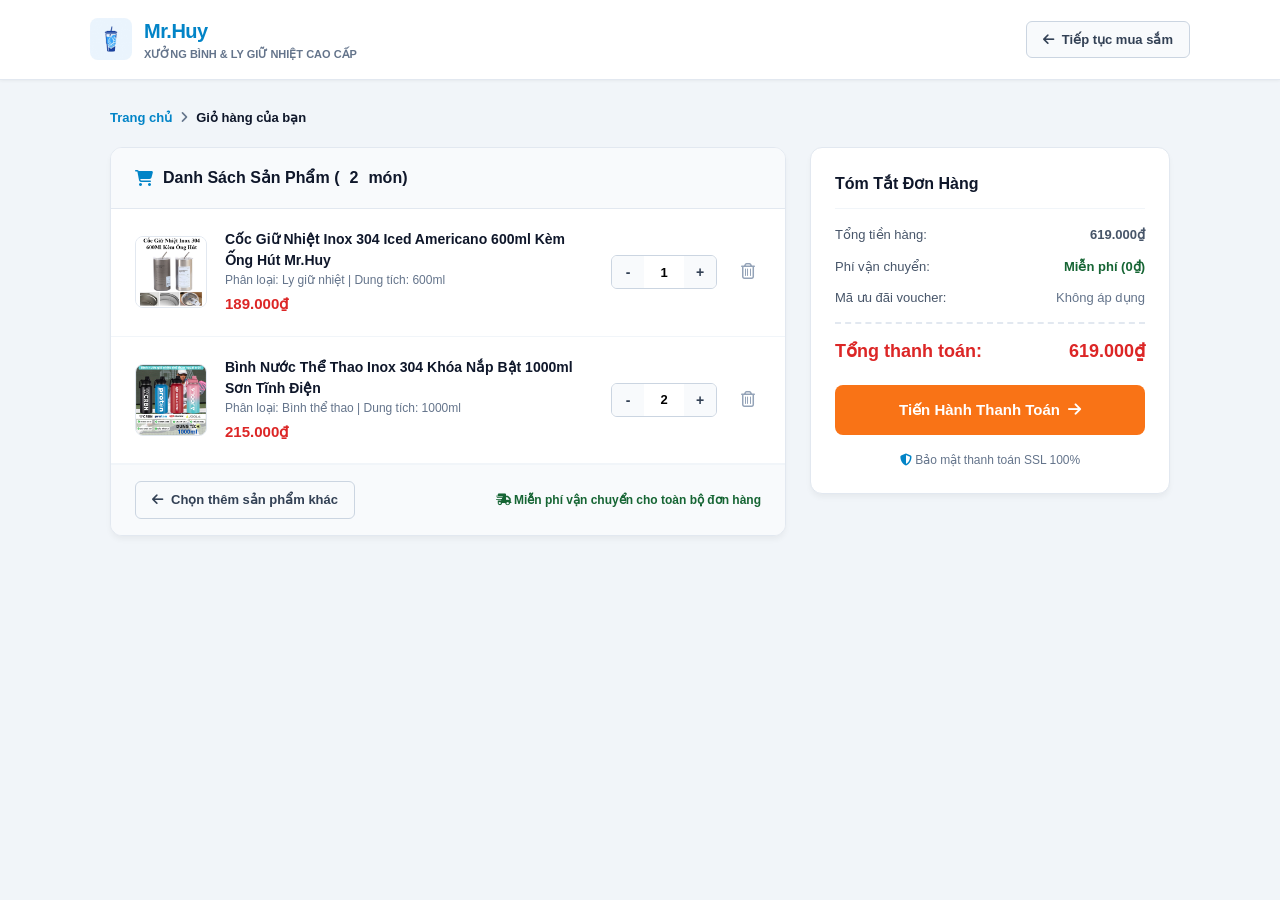
<file: cart.html>
<!DOCTYPE html>
<html lang="vi">
<head>
    <meta charset="UTF-8">
    <meta name="viewport" content="width=device-width, initial-scale=1.0">
    <title>Giỏ Hàng - Mr.Huy Bình & Ly Giữ Nhiệt</title>
    <!-- Google Fonts -->
    <link rel="preconnect" href="https://fonts.googleapis.com">
    <link rel="preconnect" href="https://fonts.gstatic.com" crossorigin>
    <link href="https://fonts.googleapis.com/css2?family=Plus+Jakarta+Sans:wght@400;500;600;700;800&display=swap" rel="stylesheet">
    <!-- Font Awesome Icons -->
    <link rel="stylesheet" href="https://cdnjs.cloudflare.com/ajax/libs/font-awesome/6.4.0/css/all.min.css">
    <!-- Base CSS -->
    <link rel="stylesheet" href="css/style.css">
    <style>
        body {
            background-color: #f1f5f9;
            color: #0f172a;
            font-family: 'Plus Jakarta Sans', sans-serif;
            margin: 0;
            padding: 0;
        }

        .page-header {
            background: #ffffff;
            border-bottom: 1px solid #e2e8f0;
            padding: 16px 24px;
            position: sticky;
            top: 0;
            z-index: 100;
            box-shadow: 0 1px 3px rgba(0,0,0,0.05);
        }

        .header-content {
            max-width: 1100px;
            margin: 0 auto;
            display: flex;
            align-items: center;
            justify-content: space-between;
        }

        .brand-logo-box {
            display: flex;
            align-items: center;
            gap: 12px;
            text-decoration: none;
        }

        .brand-logo-img {
            width: 42px;
            height: 42px;
            object-fit: contain;
            border-radius: 8px;
            background: #fff;
        }

        .brand-title {
            font-size: 20px;
            font-weight: 800;
            color: #0284c7;
            letter-spacing: -0.5px;
        }

        .brand-sub {
            font-size: 11px;
            color: #64748b;
            font-weight: 600;
            text-transform: uppercase;
        }

        .btn-nav-back {
            display: inline-flex;
            align-items: center;
            gap: 8px;
            background: #f8fafc;
            border: 1px solid #cbd5e1;
            color: #334155;
            padding: 8px 16px;
            border-radius: 6px;
            font-size: 13px;
            font-weight: 600;
            text-decoration: none;
            transition: all 0.2s;
        }

        .btn-nav-back:hover {
            background: #e2e8f0;
            color: #0f172a;
        }

        .cart-container {
            max-width: 1100px;
            margin: 28px auto 60px auto;
            padding: 0 20px;
        }

        .breadcrumb-box {
            display: flex;
            align-items: center;
            gap: 8px;
            font-size: 13px;
            color: #64748b;
            margin-bottom: 20px;
        }

        .breadcrumb-box a {
            color: #0284c7;
            text-decoration: none;
            font-weight: 600;
        }

        .cart-layout {
            display: grid;
            grid-template-columns: 1fr 360px;
            gap: 24px;
        }

        .cart-main-card {
            background: #ffffff;
            border-radius: 12px;
            box-shadow: 0 4px 6px -1px rgba(0,0,0,0.05);
            border: 1px solid #e2e8f0;
            overflow: hidden;
        }

        .cart-card-header {
            padding: 18px 24px;
            background: #f8fafc;
            border-bottom: 1px solid #e2e8f0;
            font-size: 16px;
            font-weight: 700;
            color: #0f172a;
            display: flex;
            align-items: center;
            gap: 10px;
        }

        .cart-item-row-page {
            display: flex;
            align-items: center;
            padding: 20px 24px;
            border-bottom: 1px solid #f1f5f9;
            gap: 18px;
            transition: all 0.2s;
        }

        .cart-item-row-page:hover {
            background: #f8fafc;
        }

        .cart-item-img {
            width: 72px;
            height: 72px;
            border-radius: 8px;
            border: 1px solid #e2e8f0;
            object-fit: cover;
            background: #fff;
        }

        .cart-item-details {
            flex: 1;
        }

        .cart-item-title {
            font-size: 14px;
            font-weight: 700;
            color: #0f172a;
            margin-bottom: 4px;
            text-decoration: none;
        }

        .cart-item-title:hover {
            color: #0284c7;
        }

        .cart-item-meta {
            font-size: 12px;
            color: #64748b;
            margin-bottom: 4px;
        }

        .cart-item-price-tag {
            font-size: 15px;
            font-weight: 700;
            color: #dc2626;
        }

        .qty-control-box {
            display: inline-flex;
            align-items: center;
            border: 1px solid #cbd5e1;
            border-radius: 6px;
            overflow: hidden;
            background: #fff;
        }

        .qty-btn-page {
            background: #f8fafc;
            border: none;
            width: 32px;
            height: 32px;
            cursor: pointer;
            font-weight: 700;
            color: #334155;
        }

        .qty-input-page {
            width: 40px;
            height: 32px;
            border: none;
            text-align: center;
            font-weight: 700;
            font-size: 13px;
        }

        .btn-del-item {
            background: none;
            border: none;
            color: #94a3b8;
            font-size: 16px;
            cursor: pointer;
            padding: 6px;
            transition: all 0.2s;
        }

        .btn-del-item:hover {
            color: #dc2626;
        }

        .summary-card-sidebar {
            background: #ffffff;
            border-radius: 12px;
            box-shadow: 0 4px 6px -1px rgba(0,0,0,0.05);
            border: 1px solid #e2e8f0;
            padding: 24px;
            height: fit-content;
        }

        .summary-title {
            font-size: 16px;
            font-weight: 700;
            color: #0f172a;
            margin-bottom: 16px;
            border-bottom: 1px solid #f1f5f9;
            padding-bottom: 12px;
        }

        .summary-line {
            display: flex;
            justify-content: space-between;
            font-size: 13px;
            color: #475569;
            margin-bottom: 12px;
        }

        .summary-total-line {
            display: flex;
            justify-content: space-between;
            font-size: 18px;
            font-weight: 800;
            color: #dc2626;
            border-top: 2px dashed #e2e8f0;
            padding-top: 14px;
            margin-top: 14px;
        }

        .btn-checkout-cta {
            display: flex;
            align-items: center;
            justify-content: center;
            gap: 8px;
            background: #f97316;
            color: #ffffff;
            font-weight: 700;
            font-size: 15px;
            padding: 14px;
            border-radius: 8px;
            text-decoration: none;
            width: 100%;
            border: none;
            cursor: pointer;
            margin-top: 20px;
            box-sizing: border-box;
            transition: all 0.2s;
        }

        .btn-checkout-cta:hover {
            background: #ea580c;
        }

        #cartToast {
            position: fixed;
            top: 20px;
            right: 20px;
            z-index: 999999;
            background: #ffffff;
            border-left: 4px solid #166534;
            box-shadow: 0 10px 15px -3px rgba(0,0,0,0.1);
            padding: 14px 20px;
            border-radius: 6px;
            display: none;
            align-items: center;
            gap: 10px;
            font-size: 13px;
        }

        @media (max-width: 820px) {
            .cart-layout {
                grid-template-columns: 1fr;
            }
        }
    </style>
</head>
<body>

    <div id="cartToast">
        <i class="fa-solid fa-circle-check" style="color: #166534; font-size: 18px;"></i>
        <span id="cartToastMsg" style="font-weight: 600;">Đã cập nhật giỏ hàng!</span>
    </div>

    <!-- Header -->
    <header class="page-header">
        <div class="header-content">
            <a href="index.html" class="brand-logo-box">
                <img src="img/logo.png" alt="Mr.Huy Logo" class="brand-logo-img">
                <div>
                    <div class="brand-title">Mr.Huy</div>
                    <div class="brand-sub">Xưởng Bình & Ly Giữ Nhiệt Cao Cấp</div>
                </div>
            </a>
            <a href="index.html" class="btn-nav-back">
                <i class="fa-solid fa-arrow-left"></i> Tiếp tục mua sắm
            </a>
        </div>
    </header>

    <div class="cart-container">
        <!-- Breadcrumb -->
        <div class="breadcrumb-box">
            <a href="index.html">Trang chủ</a>
            <i class="fa-solid fa-angle-right"></i>
            <span style="font-weight: 700; color: #0f172a;">Giỏ hàng của bạn</span>
        </div>

        <div class="cart-layout">
            <!-- Danh sách mặt hàng -->
            <div class="cart-main-card">
                <div class="cart-card-header">
                    <i class="fa-solid fa-cart-shopping" style="color: #0284c7;"></i>
                    Danh Sách Sản Phẩm (<span id="cartCountHeader">2</span> món)
                </div>

                <div id="cartItemsList">
                    <!-- Món 1: Sản phẩm chủ lực chuẩn -->
                    <div class="cart-item-row-page" id="cartItem_1">
                        <img src="img/ly-giu-nhiet-1.png" alt="Cốc Giữ Nhiệt" class="cart-item-img">
                        <div class="cart-item-details">
                            <a href="product-detail.html?id=SP001&from=user" class="cart-item-title">
                                Cốc Giữ Nhiệt Inox 304 Iced Americano 600ml Kèm Ống Hút Mr.Huy
                            </a>
                            <div class="cart-item-meta">Phân loại: Ly giữ nhiệt | Dung tích: 600ml</div>
                            <div class="cart-item-price-tag" id="price_1">189.000₫</div>
                        </div>
                        <div class="qty-control-box">
                            <button type="button" class="qty-btn-page" onclick="updateItemQty(1, -1)">-</button>
                            <input type="text" id="qty_1" class="qty-input-page" value="1" readonly>
                            <button type="button" class="qty-btn-page" onclick="updateItemQty(1, 1)">+</button>
                        </div>
                        <button type="button" class="btn-del-item" onclick="removeItem(1)" title="Xóa món">
                            <i class="fa-regular fa-trash-can"></i>
                        </button>
                    </div>

                    <!-- Món 2: Bình thể thao -->
                    <div class="cart-item-row-page" id="cartItem_2">
                        <img src="img/binh-the-thao-1.jpg" alt="Bình Thể Thao" class="cart-item-img">
                        <div class="cart-item-details">
                            <a href="product-detail.html?id=SP001&from=user" class="cart-item-title">
                                Bình Nước Thể Thao Inox 304 Khóa Nắp Bật 1000ml Sơn Tĩnh Điện
                            </a>
                            <div class="cart-item-meta">Phân loại: Bình thể thao | Dung tích: 1000ml</div>
                            <div class="cart-item-price-tag" id="price_2">215.000₫</div>
                        </div>
                        <div class="qty-control-box">
                            <button type="button" class="qty-btn-page" onclick="updateItemQty(2, -1)">-</button>
                            <input type="text" id="qty_2" class="qty-input-page" value="2" readonly>
                            <button type="button" class="qty-btn-page" onclick="updateItemQty(2, 1)">+</button>
                        </div>
                        <button type="button" class="btn-del-item" onclick="removeItem(2)" title="Xóa món">
                            <i class="fa-regular fa-trash-can"></i>
                        </button>
                    </div>
                </div>

                <div style="padding: 16px 24px; background: #f8fafc; border-top: 1px solid #f1f5f9; display: flex; justify-content: space-between; align-items: center;">
                    <a href="index.html" class="btn-nav-back">
                        <i class="fa-solid fa-arrow-left"></i> Chọn thêm sản phẩm khác
                    </a>
                    <span style="font-size: 12px; color: #166534; font-weight: 600;">
                        <i class="fa-solid fa-truck-fast"></i> Miễn phí vận chuyển cho toàn bộ đơn hàng
                    </span>
                </div>
            </div>

            <!-- Tổng kết & Đặt hàng -->
            <div class="summary-card-sidebar">
                <div class="summary-title">Tóm Tắt Đơn Hàng</div>
                <div class="summary-line">
                    <span>Tổng tiền hàng:</span>
                    <strong id="subTotalDisp">619.000₫</strong>
                </div>
                <div class="summary-line">
                    <span>Phí vận chuyển:</span>
                    <strong style="color: #166534;">Miễn phí (0₫)</strong>
                </div>
                <div class="summary-line">
                    <span>Mã ưu đãi voucher:</span>
                    <span style="color: #64748b;">Không áp dụng</span>
                </div>
                <div class="summary-total-line">
                    <span>Tổng thanh toán:</span>
                    <span id="finalTotalDisp">619.000₫</span>
                </div>

                <a href="checkout.html" class="btn-checkout-cta">
                    Tiến Hành Thanh Toán <i class="fa-solid fa-arrow-right"></i>
                </a>

                <div style="margin-top: 16px; font-size: 12px; color: #64748b; line-height: 1.5; text-align: center;">
                    <i class="fa-solid fa-shield-halved" style="color: #0284c7;"></i> Bảo mật thanh toán SSL 100%
                </div>
            </div>
        </div>
    </div>

    <script>
        const itemPrices = { 1: 189000, 2: 215000 };
        const itemQtys = { 1: 1, 2: 2 };

        function formatVND(n) {
            return new Intl.NumberFormat('vi-VN', { style: 'currency', currency: 'VND' }).format(n).replace('₫', '₫');
        }

        function triggerToast(msg) {
            const t = document.getElementById('cartToast');
            const m = document.getElementById('cartToastMsg');
            if (t && m) {
                m.textContent = msg;
                t.style.display = 'flex';
                setTimeout(() => { t.style.display = 'none'; }, 2200);
            }
        }

        function recalc() {
            let total = 0;
            let count = 0;
            for (let k in itemQtys) {
                total += itemQtys[k] * itemPrices[k];
                count += itemQtys[k];
            }
            document.getElementById('subTotalDisp').textContent = formatVND(total);
            document.getElementById('finalTotalDisp').textContent = formatVND(total);
            document.getElementById('cartCountHeader').textContent = count;
        }

        function updateItemQty(id, delta) {
            let q = (itemQtys[id] || 1) + delta;
            if (q < 1) q = 1;
            itemQtys[id] = q;
            document.getElementById(`qty_${id}`).value = q;
            recalc();
            triggerToast('Đã cập nhật số lượng thành công!');
        }

        function removeItem(id) {
            delete itemQtys[id];
            delete itemPrices[id];
            const el = document.getElementById(`cartItem_${id}`);
            if (el) el.remove();
            recalc();
            triggerToast('Đã xóa sản phẩm khỏi giỏ hàng!');
        }
    </script>
</body>
</html>
</file>
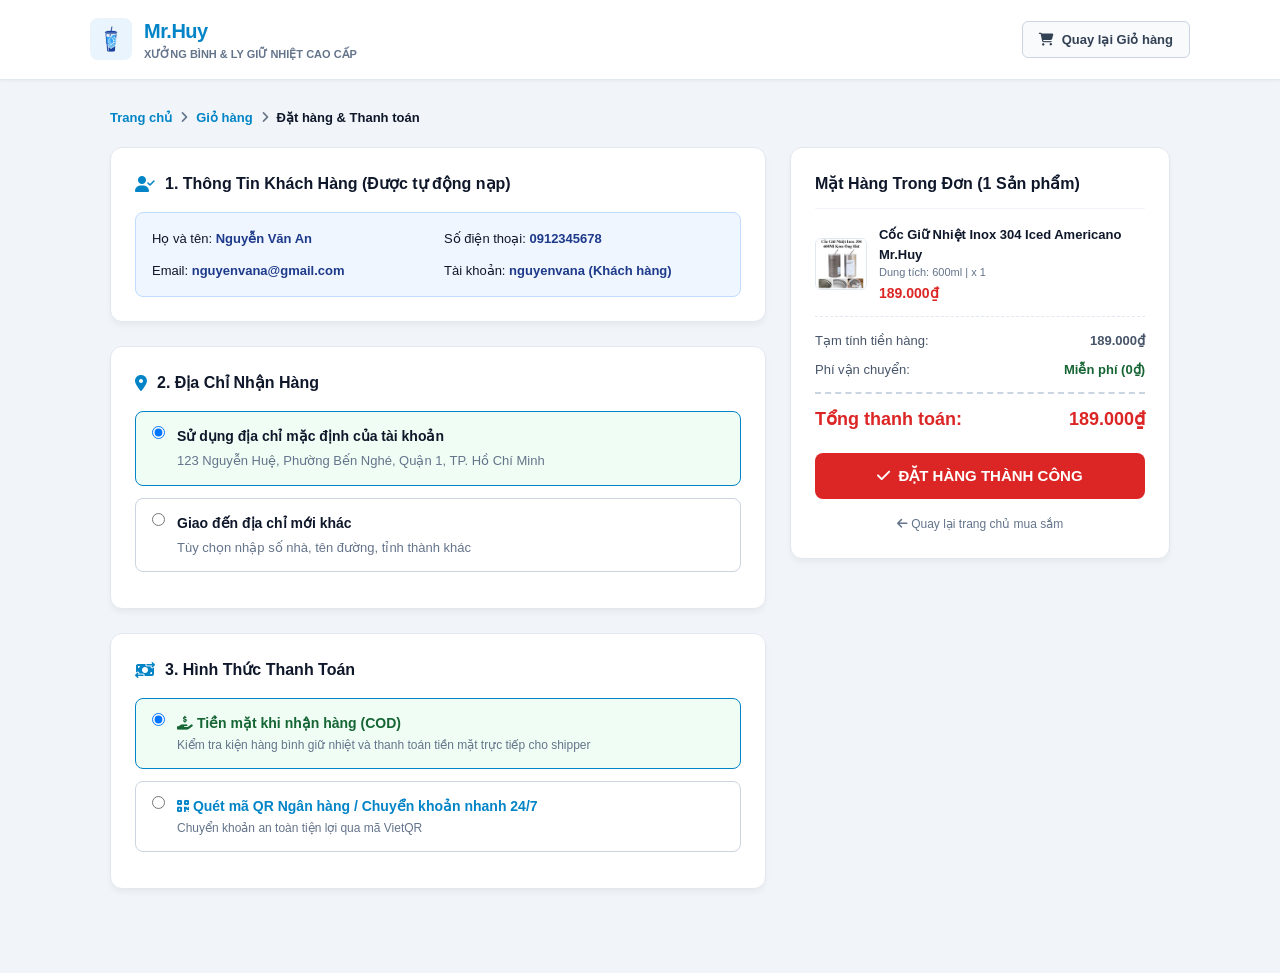
<file: checkout.html>
<!DOCTYPE html>
<html lang="vi">
<head>
    <meta charset="UTF-8">
    <meta name="viewport" content="width=device-width, initial-scale=1.0">
    <title>Thanh Toán & Đặt Hàng - Mr.Huy Bình & Ly Giữ Nhiệt</title>
    <!-- Google Fonts -->
    <link rel="preconnect" href="https://fonts.googleapis.com">
    <link rel="preconnect" href="https://fonts.gstatic.com" crossorigin>
    <link href="https://fonts.googleapis.com/css2?family=Plus+Jakarta+Sans:wght@400;500;600;700;800&display=swap" rel="stylesheet">
    <!-- Font Awesome Icons -->
    <link rel="stylesheet" href="https://cdnjs.cloudflare.com/ajax/libs/font-awesome/6.4.0/css/all.min.css">
    <!-- Base CSS -->
    <link rel="stylesheet" href="css/style.css">
    <style>
        body {
            background-color: #f1f5f9;
            color: #0f172a;
            font-family: 'Plus Jakarta Sans', sans-serif;
            margin: 0;
            padding: 0;
        }

        .page-header {
            background: #ffffff;
            border-bottom: 1px solid #e2e8f0;
            padding: 16px 24px;
            position: sticky;
            top: 0;
            z-index: 100;
            box-shadow: 0 1px 3px rgba(0,0,0,0.05);
        }

        .header-content {
            max-width: 1100px;
            margin: 0 auto;
            display: flex;
            align-items: center;
            justify-content: space-between;
        }

        .brand-logo-box {
            display: flex;
            align-items: center;
            gap: 12px;
            text-decoration: none;
        }

        .brand-logo-img {
            width: 42px;
            height: 42px;
            object-fit: contain;
            border-radius: 8px;
            background: #fff;
        }

        .brand-title {
            font-size: 20px;
            font-weight: 800;
            color: #0284c7;
            letter-spacing: -0.5px;
        }

        .btn-nav-back {
            display: inline-flex;
            align-items: center;
            gap: 8px;
            background: #f8fafc;
            border: 1px solid #cbd5e1;
            color: #334155;
            padding: 8px 16px;
            border-radius: 6px;
            font-size: 13px;
            font-weight: 600;
            text-decoration: none;
            transition: all 0.2s;
        }

        .btn-nav-back:hover {
            background: #e2e8f0;
            color: #0f172a;
        }

        .checkout-container {
            max-width: 1100px;
            margin: 28px auto 60px auto;
            padding: 0 20px;
        }

        .breadcrumb-box {
            display: flex;
            align-items: center;
            gap: 8px;
            font-size: 13px;
            color: #64748b;
            margin-bottom: 20px;
        }

        .breadcrumb-box a {
            color: #0284c7;
            text-decoration: none;
            font-weight: 600;
        }

        .checkout-layout {
            display: grid;
            grid-template-columns: 1fr 380px;
            gap: 24px;
        }

        .checkout-section-card {
            background: #ffffff;
            border-radius: 12px;
            box-shadow: 0 4px 6px -1px rgba(0,0,0,0.05);
            border: 1px solid #e2e8f0;
            padding: 24px;
            margin-bottom: 24px;
        }

        .sec-title {
            font-size: 16px;
            font-weight: 700;
            color: #0f172a;
            margin-bottom: 16px;
            display: flex;
            align-items: center;
            gap: 10px;
        }

        .customer-info-box {
            background: #eff6ff;
            border: 1px solid #bfdbfe;
            padding: 16px;
            border-radius: 8px;
            display: grid;
            grid-template-columns: 1fr 1fr;
            gap: 12px;
            font-size: 13px;
        }

        .customer-info-box strong {
            color: #1e3a8a;
        }

        .radio-option-card {
            border: 1px solid #cbd5e1;
            padding: 14px 16px;
            border-radius: 8px;
            cursor: pointer;
            display: flex;
            align-items: flex-start;
            gap: 12px;
            margin-bottom: 12px;
            transition: all 0.2s;
        }

        .radio-option-card:hover {
            border-color: #0284c7;
            background: #f8fafc;
        }

        .radio-option-card.selected {
            border-color: #0284c7;
            background: #f0fdf4;
        }

        .order-summary-sidebar {
            background: #ffffff;
            border-radius: 12px;
            box-shadow: 0 4px 6px -1px rgba(0,0,0,0.05);
            border: 1px solid #e2e8f0;
            padding: 24px;
            height: fit-content;
        }

        .item-mini-row {
            display: flex;
            align-items: center;
            gap: 12px;
            margin-bottom: 14px;
            padding-bottom: 12px;
            border-bottom: 1px dashed #e2e8f0;
        }

        .item-mini-img {
            width: 52px;
            height: 52px;
            border-radius: 6px;
            border: 1px solid #e2e8f0;
            object-fit: cover;
        }

        .summary-line {
            display: flex;
            justify-content: space-between;
            font-size: 13px;
            color: #475569;
            margin-bottom: 10px;
        }

        .summary-total {
            display: flex;
            justify-content: space-between;
            font-size: 18px;
            font-weight: 800;
            color: #dc2626;
            border-top: 2px dashed #cbd5e1;
            padding-top: 12px;
            margin-top: 12px;
        }

        .btn-confirm-order {
            width: 100%;
            padding: 14px;
            background: #dc2626;
            color: #ffffff;
            font-weight: 700;
            font-size: 15px;
            border: none;
            border-radius: 8px;
            cursor: pointer;
            margin-top: 20px;
            display: flex;
            align-items: center;
            justify-content: center;
            gap: 8px;
            transition: all 0.2s;
        }

        .btn-confirm-order:hover {
            background: #b91c1c;
        }

        @media (max-width: 820px) {
            .checkout-layout {
                grid-template-columns: 1fr;
            }
        }
    </style>
</head>
<body>

    <!-- Header -->
    <header class="page-header">
        <div class="header-content">
            <a href="index.html" class="brand-logo-box">
                <img src="img/logo.png" alt="Mr.Huy Logo" class="brand-logo-img">
                <div>
                    <div class="brand-title">Mr.Huy</div>
                    <div style="font-size: 11px; color: #64748b; font-weight: 600; text-transform: uppercase;">Xưởng Bình & Ly Giữ Nhiệt Cao Cấp</div>
                </div>
            </a>
            <a href="cart.html" class="btn-nav-back">
                <i class="fa-solid fa-cart-shopping"></i> Quay lại Giỏ hàng
            </a>
        </div>
    </header>

    <div class="checkout-container">
        <!-- Breadcrumb -->
        <div class="breadcrumb-box">
            <a href="index.html">Trang chủ</a>
            <i class="fa-solid fa-angle-right"></i>
            <a href="cart.html">Giỏ hàng</a>
            <i class="fa-solid fa-angle-right"></i>
            <span style="font-weight: 700; color: #0f172a;">Đặt hàng & Thanh toán</span>
        </div>

        <div class="checkout-layout">
            <!-- Cột trái: Thông tin nhận hàng & Thanh toán -->
            <div>
                <!-- 1. Thông tin người đặt -->
                <div class="checkout-section-card">
                    <div class="sec-title">
                        <i class="fa-solid fa-user-check" style="color: #0284c7;"></i>
                        1. Thông Tin Khách Hàng (Được tự động nạp)
                    </div>
                    <div class="customer-info-box">
                        <div>Họ và tên: <strong id="coName">Nguyễn Văn An</strong></div>
                        <div>Số điện thoại: <strong id="coPhone">0912345678</strong></div>
                        <div>Email: <strong id="coEmail">nguyenvana@gmail.com</strong></div>
                        <div>Tài khoản: <strong id="coUser">nguyenvana (Khách hàng)</strong></div>
                    </div>
                </div>

                <!-- 2. Địa chỉ giao hàng -->
                <div class="checkout-section-card">
                    <div class="sec-title">
                        <i class="fa-solid fa-location-dot" style="color: #0284c7;"></i>
                        2. Địa Chỉ Nhận Hàng
                    </div>

                    <label class="radio-option-card selected" id="optDef">
                        <input type="radio" name="addrChoice" value="default" checked onchange="handleAddrToggle('def')">
                        <div>
                            <div style="font-weight: 700; color: #0f172a;">Sử dụng địa chỉ mặc định của tài khoản</div>
                            <div style="font-size: 13px; color: #64748b; margin-top: 4px;">
                                123 Nguyễn Huệ, Phường Bến Nghé, Quận 1, TP. Hồ Chí Minh
                            </div>
                        </div>
                    </label>

                    <label class="radio-option-card" id="optNew">
                        <input type="radio" name="addrChoice" value="new" onchange="handleAddrToggle('new')">
                        <div>
                            <div style="font-weight: 700; color: #0f172a;">Giao đến địa chỉ mới khác</div>
                            <div style="font-size: 13px; color: #64748b; margin-top: 4px;">
                                Tùy chọn nhập số nhà, tên đường, tỉnh thành khác
                            </div>
                        </div>
                    </label>

                    <div id="newAddrFormBox" style="display: none; background: #f8fafc; border: 1px dashed #cbd5e1; border-radius: 8px; padding: 16px; margin-top: 12px;">
                        <div style="margin-bottom: 12px;">
                            <label style="display: block; font-size: 13px; font-weight: 600; margin-bottom: 4px;">Tỉnh / Thành phố:</label>
                            <input type="text" class="form-input" style="width: 100%;" value="Hà Nội">
                        </div>
                        <div>
                            <label style="display: block; font-size: 13px; font-weight: 600; margin-bottom: 4px;">Số nhà, tên đường chi tiết:</label>
                            <input type="text" class="form-input" style="width: 100%;" placeholder="Ví dụ: 456 Cầu Giấy, Phường Dịch Vọng...">
                        </div>
                    </div>
                </div>

                <!-- 3. Phương thức thanh toán -->
                <div class="checkout-section-card">
                    <div class="sec-title">
                        <i class="fa-solid fa-money-bill-transfer" style="color: #0284c7;"></i>
                        3. Hình Thức Thanh Toán
                    </div>

                    <label class="radio-option-card selected">
                        <input type="radio" name="payMethod" value="COD" checked>
                        <div>
                            <div style="font-weight: 700; color: #166534;"><i class="fa-solid fa-hand-holding-dollar"></i> Tiền mặt khi nhận hàng (COD)</div>
                            <div style="font-size: 12px; color: #64748b; margin-top: 2px;">Kiểm tra kiện hàng bình giữ nhiệt và thanh toán tiền mặt trực tiếp cho shipper</div>
                        </div>
                    </label>

                    <label class="radio-option-card">
                        <input type="radio" name="payMethod" value="QR">
                        <div>
                            <div style="font-weight: 700; color: #0284c7;"><i class="fa-solid fa-qrcode"></i> Quét mã QR Ngân hàng / Chuyển khoản nhanh 24/7</div>
                            <div style="font-size: 12px; color: #64748b; margin-top: 2px;">Chuyển khoản an toàn tiện lợi qua mã VietQR</div>
                        </div>
                    </label>
                </div>
            </div>

            <!-- Cột phải: Kiện hàng & Đặt hàng -->
            <div class="order-summary-sidebar">
                <div style="font-size: 16px; font-weight: 700; color: #0f172a; margin-bottom: 16px; border-bottom: 1px solid #f1f5f9; padding-bottom: 12px;">
                    Mặt Hàng Trong Đơn (1 Sản phẩm)
                </div>

                <!-- Sản phẩm duy nhất hiển thị chuẩn -->
                <div class="item-mini-row">
                    <img src="img/ly-giu-nhiet-1.png" alt="Sản phẩm" class="item-mini-img">
                    <div style="flex: 1;">
                        <div style="font-size: 13px; font-weight: 700; color: #0f172a;">Cốc Giữ Nhiệt Inox 304 Iced Americano Mr.Huy</div>
                        <div style="font-size: 11px; color: #64748b;">Dung tích: 600ml | x 1</div>
                        <div style="font-size: 14px; font-weight: 700; color: #dc2626; margin-top: 2px;">189.000₫</div>
                    </div>
                </div>

                <div class="summary-line">
                    <span>Tạm tính tiền hàng:</span>
                    <strong>189.000₫</strong>
                </div>
                <div class="summary-line">
                    <span>Phí vận chuyển:</span>
                    <strong style="color: #166534;">Miễn phí (0₫)</strong>
                </div>
                <div class="summary-total">
                    <span>Tổng thanh toán:</span>
                    <span>189.000₫</span>
                </div>

                <button type="button" class="btn-confirm-order" onclick="submitOrder()">
                    <i class="fa-solid fa-check"></i> ĐẶT HÀNG THÀNH CÔNG
                </button>

                <div style="text-align: center; margin-top: 14px;">
                    <a href="index.html" style="font-size: 12px; color: #64748b; text-decoration: none;">
                        <i class="fa-solid fa-arrow-left"></i> Quay lại trang chủ mua sắm
                    </a>
                </div>
            </div>
        </div>
    </div>

    <script>
        function handleAddrToggle(type) {
            const defCard = document.getElementById('optDef');
            const newCard = document.getElementById('optNew');
            const box = document.getElementById('newAddrFormBox');

            if (type === 'new') {
                defCard.classList.remove('selected');
                newCard.classList.add('selected');
                box.style.display = 'block';
            } else {
                defCard.classList.add('selected');
                newCard.classList.remove('selected');
                box.style.display = 'none';
            }
        }

        function submitOrder() {
            // Chuyển hướng thẳng sang trang chi tiết đơn hàng HTML riêng
            window.location.href = 'order-detail.html?id=DH1005&from=user';
        }
    </script>
</body>
</html>
</file>
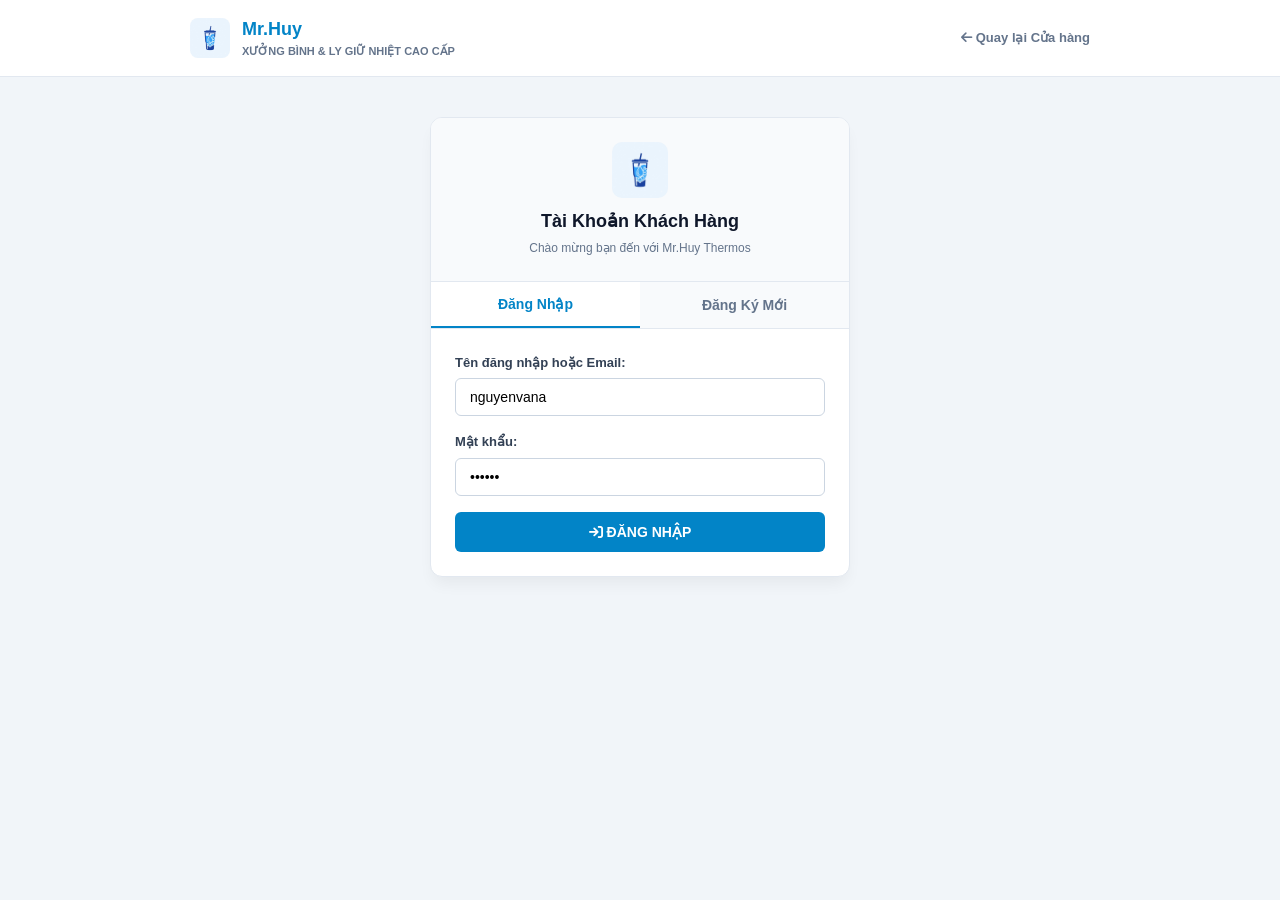
<file: login.html>
<!DOCTYPE html>
<html lang="vi">
<head>
    <meta charset="UTF-8">
    <meta name="viewport" content="width=device-width, initial-scale=1.0">
    <title>Đăng Nhập / Đăng Ký - Mr.Huy Bình & Ly Giữ Nhiệt</title>
    <!-- Google Fonts -->
    <link rel="preconnect" href="https://fonts.googleapis.com">
    <link rel="preconnect" href="https://fonts.gstatic.com" crossorigin>
    <link href="https://fonts.googleapis.com/css2?family=Plus+Jakarta+Sans:wght@400;500;600;700;800&display=swap" rel="stylesheet">
    <!-- Font Awesome Icons -->
    <link rel="stylesheet" href="https://cdnjs.cloudflare.com/ajax/libs/font-awesome/6.4.0/css/all.min.css">
    <!-- Base CSS -->
    <link rel="stylesheet" href="css/style.css">
    <style>
        body {
            background-color: #f1f5f9;
            color: #0f172a;
            font-family: 'Plus Jakarta Sans', sans-serif;
            margin: 0;
            padding: 0;
            min-height: 100vh;
            display: flex;
            flex-direction: column;
        }

        .login-nav-header {
            background: #ffffff;
            border-bottom: 1px solid #e2e8f0;
            padding: 16px 24px;
        }

        .header-wrap {
            max-width: 900px;
            margin: 0 auto;
            display: flex;
            align-items: center;
            justify-content: space-between;
        }

        .brand-box {
            display: flex;
            align-items: center;
            gap: 12px;
            text-decoration: none;
        }

        .brand-logo-img {
            width: 40px;
            height: 40px;
            object-fit: contain;
            border-radius: 8px;
        }

        .auth-container {
            max-width: 460px;
            margin: 40px auto 60px auto;
            padding: 0 20px;
            width: 100%;
            box-sizing: border-box;
        }

        .auth-card {
            background: #ffffff;
            border-radius: 12px;
            border: 1px solid #e2e8f0;
            box-shadow: 0 10px 15px -3px rgba(0,0,0,0.05);
            overflow: hidden;
        }

        .auth-card-head {
            padding: 24px;
            text-align: center;
            background: #f8fafc;
            border-bottom: 1px solid #e2e8f0;
        }

        .auth-tabs {
            display: flex;
            border-bottom: 1px solid #e2e8f0;
        }

        .auth-tab-btn {
            flex: 1;
            padding: 14px;
            background: #f8fafc;
            border: none;
            font-weight: 700;
            font-size: 14px;
            color: #64748b;
            cursor: pointer;
            transition: all 0.2s;
        }

        .auth-tab-btn.active {
            background: #ffffff;
            color: #0284c7;
            border-bottom: 2px solid #0284c7;
        }

        .auth-card-body {
            padding: 24px;
        }

        .form-group-login {
            margin-bottom: 16px;
        }

        .label-login {
            display: block;
            font-size: 13px;
            font-weight: 700;
            color: #334155;
            margin-bottom: 6px;
        }

        .input-login {
            width: 100%;
            padding: 10px 14px;
            border: 1px solid #cbd5e1;
            border-radius: 6px;
            font-size: 14px;
            box-sizing: border-box;
        }

        .input-login:focus {
            border-color: #0284c7;
            outline: none;
            box-shadow: 0 0 0 3px rgba(2, 132, 199, 0.15);
        }

        .btn-submit-login {
            width: 100%;
            padding: 12px;
            background: #0284c7;
            border: none;
            color: #ffffff;
            font-weight: 700;
            font-size: 14px;
            border-radius: 6px;
            cursor: pointer;
            transition: all 0.2s;
        }

        .btn-submit-login:hover {
            background: #0369a1;
        }
    </style>
</head>
<body>

    <header class="login-nav-header">
        <div class="header-wrap">
            <a href="index.html" class="brand-box">
                <img src="img/logo.png" alt="Mr.Huy Logo" class="brand-logo-img">
                <div>
                    <div style="font-size: 18px; font-weight: 800; color: #0284c7;">Mr.Huy</div>
                    <div style="font-size: 11px; color: #64748b; font-weight: 600; text-transform: uppercase;">Xưởng Bình & Ly Giữ Nhiệt Cao Cấp</div>
                </div>
            </a>
            <a href="index.html" style="font-size: 13px; color: #64748b; text-decoration: none; font-weight: 600;">
                <i class="fa-solid fa-arrow-left"></i> Quay lại Cửa hàng
            </a>
        </div>
    </header>

    <div class="auth-container">
        <div class="auth-card">
            <div class="auth-card-head">
                <img src="img/logo.png" alt="Mr.Huy Logo" style="width: 56px; height: 56px; border-radius: 10px; margin: 0 auto 10px auto; display: block; object-fit: cover;">
                <h2 style="font-size: 18px; font-weight: 800; color: #0f172a; margin: 0;">Tài Khoản Khách Hàng</h2>
                <div style="font-size: 12px; color: #64748b; margin-top: 4px;">Chào mừng bạn đến với Mr.Huy Thermos</div>
            </div>

            <div class="auth-tabs">
                <button type="button" class="auth-tab-btn active" id="tabLoginBtn" onclick="switchTab('login')">
                    Đăng Nhập
                </button>
                <button type="button" class="auth-tab-btn" id="tabRegisterBtn" onclick="switchTab('register')">
                    Đăng Ký Mới
                </button>
            </div>

            <div class="auth-card-body">
                <!-- FORM ĐĂNG NHẬP -->
                <form id="formLogin" onsubmit="handleAuthLogin(event)">
                    <div class="form-group-login">
                        <label class="label-login">Tên đăng nhập hoặc Email:</label>
                        <input type="text" id="logUser" class="input-login" value="nguyenvana" required>
                    </div>
                    <div class="form-group-login">
                        <label class="label-login">Mật khẩu:</label>
                        <input type="password" id="logPass" class="input-login" value="123456" required>
                    </div>
                    <button type="submit" class="btn-submit-login">
                        <i class="fa-solid fa-arrow-right-to-bracket"></i> ĐĂNG NHẬP
                    </button>
                </form>

                <!-- FORM ĐĂNG KÝ -->
                <form id="formRegister" onsubmit="handleAuthRegister(event)" style="display: none;">
                    <div class="form-group-login">
                        <label class="label-login">Họ và tên của bạn:</label>
                        <input type="text" id="regName" class="input-login" placeholder="Ví dụ: Trần Thị Bình" required>
                    </div>
                    <div class="form-group-login">
                        <label class="label-login">Tên đăng nhập:</label>
                        <input type="text" id="regUser" class="input-login" placeholder="Ví dụ: tranthib" required>
                    </div>
                    <div class="form-group-login">
                        <label class="label-login">Số điện thoại:</label>
                        <input type="tel" id="regPhone" class="input-login" placeholder="Ví dụ: 0987654321" required>
                    </div>
                    <div class="form-group-login">
                        <label class="label-login">Mật khẩu:</label>
                        <input type="password" id="regPass" class="input-login" placeholder="Mật khẩu..." required>
                    </div>
                    <button type="submit" class="btn-submit-login" style="background: #166534;">
                        <i class="fa-solid fa-user-plus"></i> HOÀN TẤT ĐĂNG KÝ
                    </button>
                </form>
            </div>
        </div>
    </div>

    <script>
        function switchTab(mode) {
            const tabLog = document.getElementById('tabLoginBtn');
            const tabReg = document.getElementById('tabRegisterBtn');
            const formLog = document.getElementById('formLogin');
            const formReg = document.getElementById('formRegister');

            if (mode === 'register') {
                tabLog.classList.remove('active');
                tabReg.classList.add('active');
                formLog.style.display = 'none';
                formReg.style.display = 'block';
            } else {
                tabReg.classList.remove('active');
                tabLog.classList.add('active');
                formReg.style.display = 'none';
                formLog.style.display = 'block';
            }
        }

        function handleAuthLogin(e) {
            e.preventDefault();
            localStorage.setItem('user_logged_in', 'true');
            window.location.href = 'index.html';
        }

        function handleAuthRegister(e) {
            e.preventDefault();
            localStorage.setItem('user_logged_in', 'true');
            window.location.href = 'index.html';
        }

        document.addEventListener('DOMContentLoaded', () => {
            const params = new URLSearchParams(window.location.search);
            if (params.get('mode') === 'register') {
                switchTab('register');
            }
        });
    </script>
</body>
</html>
</file>
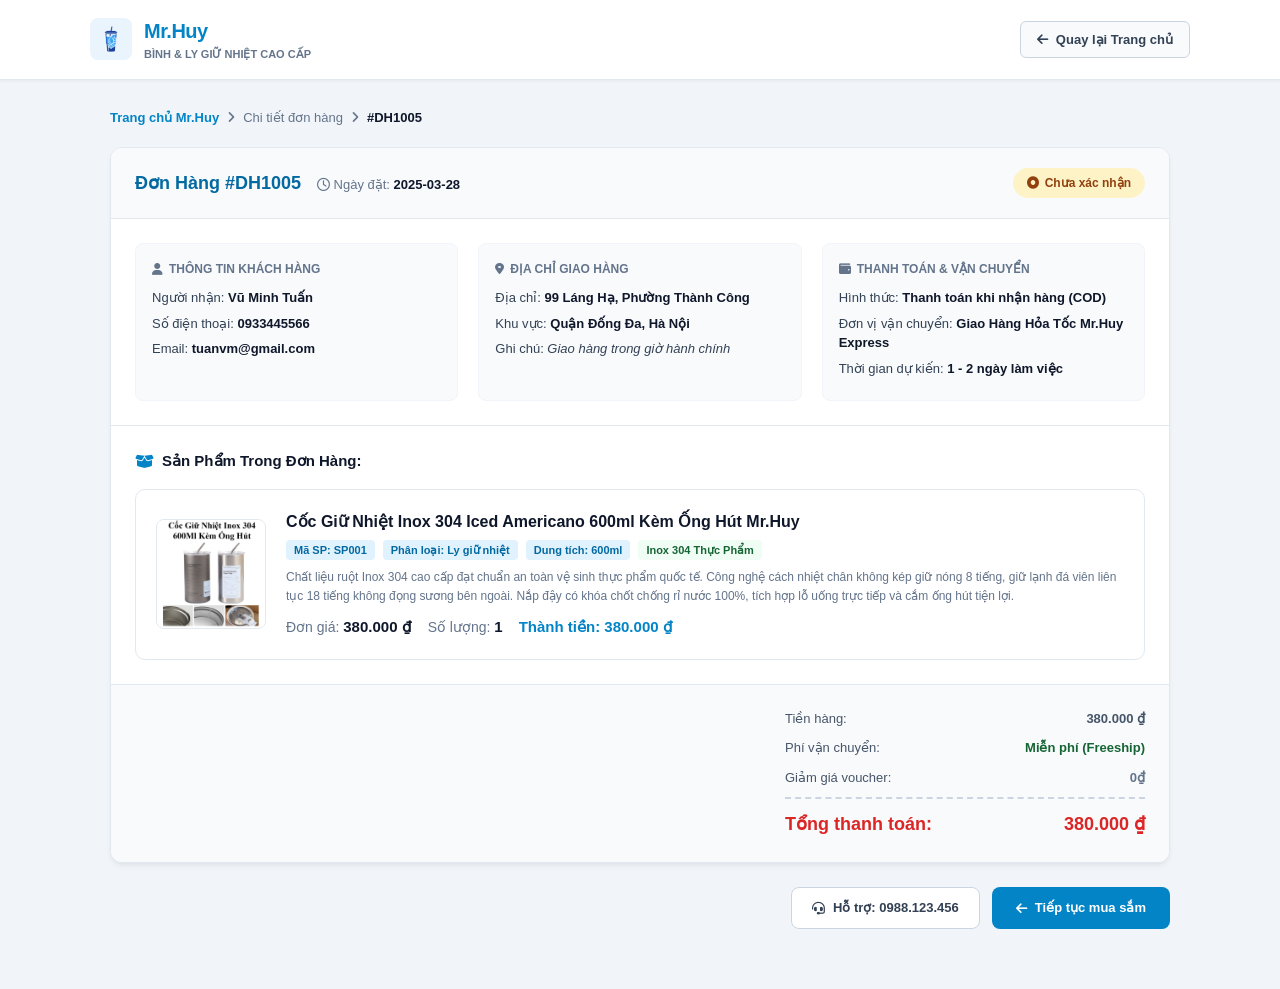
<file: order-detail.html>
<!DOCTYPE html>
<html lang="vi">
<head>
    <meta charset="UTF-8">
    <meta name="viewport" content="width=device-width, initial-scale=1.0">
    <title>Chi Tiết Đơn Hàng - Mr.Huy Bình & Ly Giữ Nhiệt</title>
    <!-- Google Fonts -->
    <link rel="preconnect" href="https://fonts.googleapis.com">
    <link rel="preconnect" href="https://fonts.gstatic.com" crossorigin>
    <link href="https://fonts.googleapis.com/css2?family=Plus+Jakarta+Sans:wght@400;500;600;700;800&display=swap" rel="stylesheet">
    <!-- Font Awesome Icons -->
    <link rel="stylesheet" href="https://cdnjs.cloudflare.com/ajax/libs/font-awesome/6.4.0/css/all.min.css">
    <!-- Base CSS -->
    <link rel="stylesheet" href="css/style.css">
    <style>
        body {
            background-color: #f1f5f9;
            color: #0f172a;
            font-family: 'Plus Jakarta Sans', sans-serif;
            margin: 0;
            padding: 0;
        }

        .order-detail-header {
            background: #ffffff;
            border-bottom: 1px solid #e2e8f0;
            padding: 16px 24px;
            position: sticky;
            top: 0;
            z-index: 100;
            box-shadow: 0 1px 3px rgba(0,0,0,0.05);
        }

        .header-content {
            max-width: 1100px;
            margin: 0 auto;
            display: flex;
            align-items: center;
            justify-content: space-between;
        }

        .brand-logo-box {
            display: flex;
            align-items: center;
            gap: 12px;
            text-decoration: none;
        }

        .brand-logo-img {
            width: 42px;
            height: 42px;
            object-fit: contain;
            border-radius: 8px;
            background: #fff;
        }

        .brand-title {
            font-size: 20px;
            font-weight: 800;
            color: #0284c7;
            letter-spacing: -0.5px;
        }

        .brand-sub {
            font-size: 11px;
            color: #64748b;
            font-weight: 600;
            text-transform: uppercase;
        }

        .btn-nav-back {
            display: inline-flex;
            align-items: center;
            gap: 8px;
            background: #f8fafc;
            border: 1px solid #cbd5e1;
            color: #334155;
            padding: 8px 16px;
            border-radius: 6px;
            font-size: 13px;
            font-weight: 600;
            text-decoration: none;
            transition: all 0.2s;
        }

        .btn-nav-back:hover {
            background: #e2e8f0;
            color: #0f172a;
        }

        .order-detail-container {
            max-width: 1100px;
            margin: 28px auto 60px auto;
            padding: 0 20px;
        }

        .breadcrumb-box {
            display: flex;
            align-items: center;
            gap: 8px;
            font-size: 13px;
            color: #64748b;
            margin-bottom: 20px;
        }

        .breadcrumb-box a {
            color: #0284c7;
            text-decoration: none;
            font-weight: 600;
        }

        .order-main-card {
            background: #ffffff;
            border-radius: 12px;
            box-shadow: 0 4px 6px -1px rgba(0,0,0,0.05), 0 2px 4px -2px rgba(0,0,0,0.05);
            border: 1px solid #e2e8f0;
            overflow: hidden;
            margin-bottom: 24px;
        }

        .order-card-header {
            padding: 20px 24px;
            background: #f8fafc;
            border-bottom: 1px solid #e2e8f0;
            display: flex;
            align-items: center;
            justify-content: space-between;
            flex-wrap: wrap;
            gap: 12px;
        }

        .order-id-badge {
            font-size: 18px;
            font-weight: 800;
            color: #0369a1;
        }

        .status-pill {
            display: inline-flex;
            align-items: center;
            gap: 6px;
            padding: 6px 14px;
            border-radius: 9999px;
            font-size: 12px;
            font-weight: 700;
        }

        .status-pill.delivered {
            background: #dcfce7;
            color: #166534;
        }

        .status-pill.confirmed {
            background: #e0f2fe;
            color: #0369a1;
        }

        .status-pill.pending {
            background: #fef3c7;
            color: #92400e;
        }

        .status-pill.cancelled {
            background: #fee2e2;
            color: #991b1b;
        }

        .order-info-grid {
            display: grid;
            grid-template-columns: repeat(auto-fit, minmax(280px, 1fr));
            gap: 20px;
            padding: 24px;
            border-bottom: 1px solid #e2e8f0;
        }

        .info-block {
            background: #f8fafc;
            padding: 16px;
            border-radius: 8px;
            border: 1px solid #f1f5f9;
        }

        .info-title {
            font-size: 12px;
            font-weight: 700;
            text-transform: uppercase;
            color: #64748b;
            margin-bottom: 10px;
            display: flex;
            align-items: center;
            gap: 6px;
        }

        .info-row {
            font-size: 13px;
            margin-bottom: 6px;
            color: #334155;
            line-height: 1.5;
        }

        .info-row strong {
            color: #0f172a;
        }

        .order-items-box {
            padding: 24px;
        }

        .order-items-title {
            font-size: 15px;
            font-weight: 700;
            color: #0f172a;
            margin-bottom: 16px;
            display: flex;
            align-items: center;
            gap: 8px;
        }

        .product-display-box {
            display: flex;
            align-items: center;
            gap: 20px;
            background: #ffffff;
            border: 1px solid #e2e8f0;
            border-radius: 10px;
            padding: 20px;
            transition: all 0.2s;
        }

        .product-display-box:hover {
            border-color: #0284c7;
            box-shadow: 0 4px 12px rgba(2, 132, 199, 0.08);
        }

        .product-img-box {
            width: 110px;
            height: 110px;
            flex-shrink: 0;
            border-radius: 8px;
            border: 1px solid #e2e8f0;
            overflow: hidden;
            background: #f8fafc;
        }

        .product-img-box img {
            width: 100%;
            height: 100%;
            object-fit: cover;
        }

        .product-details {
            flex: 1;
        }

        .product-name {
            font-size: 16px;
            font-weight: 700;
            color: #0f172a;
            margin-bottom: 6px;
        }

        .product-meta-tags {
            display: flex;
            gap: 8px;
            flex-wrap: wrap;
            margin-bottom: 8px;
        }

        .meta-tag {
            font-size: 11px;
            font-weight: 600;
            padding: 2px 8px;
            border-radius: 4px;
            background: #e0f2fe;
            color: #0369a1;
        }

        .product-desc {
            font-size: 12px;
            color: #64748b;
            line-height: 1.6;
            margin-bottom: 10px;
        }

        .product-pricing {
            display: flex;
            align-items: baseline;
            gap: 16px;
        }

        .order-summary-box {
            background: #f8fafc;
            padding: 24px;
            border-top: 1px solid #e2e8f0;
            display: flex;
            justify-content: flex-end;
        }

        .summary-card {
            width: 100%;
            max-width: 360px;
        }

        .summary-row {
            display: flex;
            justify-content: space-between;
            font-size: 13px;
            margin-bottom: 10px;
            color: #475569;
        }

        .summary-total {
            display: flex;
            justify-content: space-between;
            font-size: 18px;
            font-weight: 800;
            color: #dc2626;
            border-top: 2px dashed #cbd5e1;
            padding-top: 12px;
            margin-top: 10px;
        }

        .actions-bar {
            display: flex;
            justify-content: space-between;
            align-items: center;
            gap: 12px;
            margin-top: 20px;
            flex-wrap: wrap;
        }

        .btn-action-print {
            background: #ffffff;
            border: 1px solid #cbd5e1;
            color: #334155;
            padding: 10px 20px;
            border-radius: 8px;
            font-weight: 600;
            font-size: 13px;
            cursor: pointer;
            display: inline-flex;
            align-items: center;
            gap: 8px;
            transition: all 0.2s;
        }

        .btn-action-print:hover {
            background: #f1f5f9;
        }

        .btn-action-primary {
            background: #0284c7;
            border: none;
            color: #ffffff;
            padding: 10px 24px;
            border-radius: 8px;
            font-weight: 700;
            font-size: 13px;
            text-decoration: none;
            display: inline-flex;
            align-items: center;
            gap: 8px;
            transition: all 0.2s;
        }

        .btn-action-primary:hover {
            background: #0369a1;
        }

        @media (max-width: 640px) {
            .product-display-box {
                flex-direction: column;
                align-items: flex-start;
            }
            .product-img-box {
                width: 100%;
                height: 180px;
            }
        }
    </style>
</head>
<body>

    <!-- Header điều hướng -->
    <header class="order-detail-header">
        <div class="header-content">
            <a href="index.html" class="brand-logo-box">
                <img src="img/logo.png" alt="Mr.Huy Logo" class="brand-logo-img">
                <div>
                    <div class="brand-title">Mr.Huy</div>
                    <div class="brand-sub">Bình & Ly Giữ Nhiệt Cao Cấp</div>
                </div>
            </a>
            <div id="dynamicNavBackBox">
                <!-- Nút quay lại được thiết lập dựa theo trang xuất phát (Admin hoặc Khách hàng) -->
                <a href="index.html" id="btnNavBack" class="btn-nav-back">
                    <i class="fa-solid fa-arrow-left"></i> Quay lại
                </a>
            </div>
        </div>
    </header>

    <div class="order-detail-container">
        <!-- Breadcrumb -->
        <div class="breadcrumb-box">
            <a href="index.html" id="breadcrumbRoot">Trang chủ</a>
            <i class="fa-solid fa-angle-right"></i>
            <span id="breadcrumbSub">Chi tiết đơn hàng</span>
            <i class="fa-solid fa-angle-right"></i>
            <span id="breadcrumbOrderId" style="font-weight: 700; color: #0f172a;">#DH1005</span>
        </div>

        <!-- Khung chi tiết đơn hàng -->
        <div class="order-main-card">
            <!-- Header đơn hàng -->
            <div class="order-card-header">
                <div>
                    <span class="order-id-badge" id="dispOrderId">Đơn Hàng #DH1005</span>
                    <span style="font-size: 13px; color: #64748b; margin-left: 12px;">
                        <i class="fa-regular fa-clock"></i> Ngày đặt: <strong id="dispOrderDate" style="color: #0f172a;">2025-03-28</strong>
                    </span>
                </div>
                <div>
                    <span id="dispStatusPill" class="status-pill pending">
                        <i class="fa-solid fa-circle-dot"></i> Chưa xác nhận
                    </span>
                </div>
            </div>

            <!-- Khối thông tin người nhận & vận chuyển -->
            <div class="order-info-grid">
                <div class="info-block">
                    <div class="info-title"><i class="fa-solid fa-user"></i> Thông tin khách hàng</div>
                    <div class="info-row">Người nhận: <strong id="dispCustomerName">Vũ Minh Tuấn</strong></div>
                    <div class="info-row">Số điện thoại: <strong id="dispCustomerPhone">0933445566</strong></div>
                    <div class="info-row">Email: <strong id="dispCustomerEmail">tuanvm@gmail.com</strong></div>
                </div>

                <div class="info-block">
                    <div class="info-title"><i class="fa-solid fa-location-dot"></i> Địa chỉ giao hàng</div>
                    <div class="info-row">Địa chỉ: <strong id="dispCustomerAddr">99 Láng Hạ, Phường Thành Công</strong></div>
                    <div class="info-row">Khu vực: <strong id="dispCustomerArea">Quận Đống Đa, Hà Nội</strong></div>
                    <div class="info-row">Ghi chú: <em>Giao hàng trong giờ hành chính</em></div>
                </div>

                <div class="info-block">
                    <div class="info-title"><i class="fa-solid fa-wallet"></i> Thanh toán & Vận chuyển</div>
                    <div class="info-row">Hình thức: <strong id="dispPaymentMethod">Thanh toán khi nhận hàng (COD)</strong></div>
                    <div class="info-row">Đơn vị vận chuyển: <strong>Giao Hàng Hỏa Tốc Mr.Huy Express</strong></div>
                    <div class="info-row">Thời gian dự kiến: <strong>1 - 2 ngày làm việc</strong></div>
                </div>
            </div>

            <!-- Danh sách mặt hàng (Hiển thị về một sản phẩm duy nhất theo đúng yêu cầu) -->
            <div class="order-items-box">
                <div class="order-items-title">
                    <i class="fa-solid fa-box-open" style="color: #0284c7;"></i>
                    Sản Phẩm Trong Đơn Hàng:
                </div>

                <div class="product-display-box" style="cursor: pointer;" onclick="window.location.href = 'product-detail.html?id=SP001&from=' + (new URLSearchParams(window.location.search).get('from') || 'user')" title="Bấm để xem chi tiết sản phẩm">
                    <div class="product-img-box">
                        <img id="dispProductImg" src="img/ly-giu-nhiet-1.png" alt="Sản phẩm">
                    </div>
                    <div class="product-details">
                        <div class="product-name" id="dispProductName">Cốc Giữ Nhiệt Inox 304 Iced Americano 600ml Kèm Ống Hút Mr.Huy</div>
                        <div class="product-meta-tags">
                            <span class="meta-tag">Mã SP: <span id="dispProductId">SP001</span></span>
                            <span class="meta-tag">Phân loại: Ly giữ nhiệt</span>
                            <span class="meta-tag">Dung tích: 600ml</span>
                            <span class="meta-tag" style="background: #f0fdf4; color: #166534;">Inox 304 Thực Phẩm</span>
                        </div>
                        <div class="product-desc">
                            Chất liệu ruột Inox 304 cao cấp đạt chuẩn an toàn vệ sinh thực phẩm quốc tế. Công nghệ cách nhiệt chân không kép giữ nóng 8 tiếng, giữ lạnh đá viên liên tục 18 tiếng không đọng sương bên ngoài. Nắp đậy có khóa chốt chống rỉ nước 100%, tích hợp lỗ uống trực tiếp và cắm ống hút tiện lợi.
                        </div>
                        <div class="product-pricing">
                            <div style="font-size: 14px; color: #64748b;">
                                Đơn giá: <strong id="dispProductUnitPrice" style="color: #0f172a; font-size: 15px;">380.000₫</strong>
                            </div>
                            <div style="font-size: 14px; color: #64748b;">
                                Số lượng: <strong style="color: #0f172a; font-size: 15px;">1</strong>
                            </div>
                            <div style="font-size: 15px; color: #0284c7; font-weight: 700;">
                                Thành tiền: <span id="dispProductTotal">380.000₫</span>
                            </div>
                        </div>
                    </div>
                </div>
            </div>

            <!-- Tổng kết tiền đơn hàng -->
            <div class="order-summary-box">
                <div class="summary-card">
                    <div class="summary-row">
                        <span>Tiền hàng:</span>
                        <strong id="dispSubTotal">380.000₫</strong>
                    </div>
                    <div class="summary-row">
                        <span>Phí vận chuyển:</span>
                        <strong style="color: #166534;">Miễn phí (Freeship)</strong>
                    </div>
                    <div class="summary-row">
                        <span>Giảm giá voucher:</span>
                        <strong style="color: #64748b;">0₫</strong>
                    </div>
                    <div class="summary-total">
                        <span>Tổng thanh toán:</span>
                        <span id="dispFinalTotal">380.000₫</span>
                    </div>
                </div>
            </div>
        </div>

        <!-- Thanh thao tác phía dưới -->
        <div class="actions-bar" style="justify-content: flex-end;">
            <div style="display: flex; gap: 12px;">
                <a href="tel:0988123456" id="btnHotlineSupport" class="btn-action-print">
                    <i class="fa-solid fa-headset"></i> Hỗ trợ: 0988.123.456
                </a>
                <a href="index.html" id="btnBottomBack" class="btn-action-primary">
                    <i class="fa-solid fa-arrow-left"></i> Quay lại
                </a>
            </div>
        </div>
    </div>

    <script>
        // Danh mục các đơn hàng chuẩn
        const KNOWN_ORDERS = {
            'DH1001': {
                id: 'DH1001',
                customerName: 'Nguyễn Văn An',
                phone: '0912345678',
                email: 'nguyenvana@gmail.com',
                date: '2025-03-01',
                address: '123 Nguyễn Huệ, Phường Bến Nghé',
                city: 'Quận 1, TP. Hồ Chí Minh',
                status: 'Đã giao thành công',
                statusCode: 'delivered',
                totalAmount: 619000,
                paymentMethod: 'Chuyển khoản QR'
            },
            'DH1002': {
                id: 'DH1002',
                customerName: 'Trần Thị Bình',
                phone: '0987654321',
                email: 'binhtran@gmail.com',
                date: '2025-03-05',
                address: '45 Lê Lợi, Phường Bến Thành',
                city: 'Quận 1, TP. Hồ Chí Minh',
                status: 'Đã giao thành công',
                statusCode: 'delivered',
                totalAmount: 850000,
                paymentMethod: 'Thẻ tín dụng / Ghi nợ'
            },
            'DH1003': {
                id: 'DH1003',
                customerName: 'Lê Hoàng Long',
                phone: '0903112233',
                email: 'longlh@gmail.com',
                date: '2025-03-10',
                address: '88 Hai Bà Trưng, Phường Bến Nghé',
                city: 'Quận 1, TP. Hồ Chí Minh',
                status: 'Đã xác nhận',
                statusCode: 'confirmed',
                totalAmount: 420000,
                paymentMethod: 'Thanh toán khi nhận hàng (COD)'
            },
            'DH1004': {
                id: 'DH1004',
                customerName: 'Nguyễn Văn An',
                phone: '0912345678',
                email: 'nguyenvana@gmail.com',
                date: '2025-03-15',
                address: '123 Nguyễn Huệ, Phường Bến Nghé',
                city: 'Quận 1, TP. Hồ Chí Minh',
                status: 'Đã xác nhận',
                statusCode: 'confirmed',
                totalAmount: 1250000,
                paymentMethod: 'Chuyển khoản QR'
            },
            'DH1005': {
                id: 'DH1005',
                customerName: 'Vũ Minh Tuấn',
                phone: '0933445566',
                email: 'tuanvm@gmail.com',
                date: '2025-03-28',
                address: '99 Láng Hạ, Phường Thành Công',
                city: 'Quận Đống Đa, Hà Nội',
                status: 'Chưa xác nhận',
                statusCode: 'pending',
                totalAmount: 380000,
                paymentMethod: 'Thanh toán khi nhận hàng (COD)'
            }
        };

        function formatCurrency(num) {
            return new Intl.NumberFormat('vi-VN', { style: 'currency', currency: 'VND' }).format(num).replace('₫', '₫');
        }

        // Khởi tạo trang dựa theo URL params
        document.addEventListener('DOMContentLoaded', () => {
            const params = new URLSearchParams(window.location.search);
            const orderId = (params.get('id') || 'DH1005').trim().toUpperCase();
            const fromSource = params.get('from') || 'user';

            // Thiết lập nút quay lại
            const btnNav = document.getElementById('btnNavBack');
            const btnBottom = document.getElementById('btnBottomBack');
            const breadRoot = document.getElementById('breadcrumbRoot');

            if (fromSource === 'admin') {
                if (btnNav) {
                    btnNav.href = 'admin.html';
                    btnNav.innerHTML = '<i class="fa-solid fa-arrow-left"></i> Quay lại trang Quản trị';
                }
                if (btnBottom) {
                    btnBottom.href = 'admin.html';
                    btnBottom.innerHTML = '<i class="fa-solid fa-arrow-left"></i> Quay lại Quản trị';
                }
                if (breadRoot) {
                    breadRoot.href = 'admin.html';
                    breadRoot.textContent = 'Quản trị Admin';
                }
                const hotline = document.getElementById('btnHotlineSupport');
                if (hotline) hotline.style.display = 'none';
            } else {
                if (btnNav) {
                    btnNav.href = 'index.html';
                    btnNav.innerHTML = '<i class="fa-solid fa-arrow-left"></i> Quay lại Trang chủ';
                }
                if (btnBottom) {
                    btnBottom.href = 'index.html';
                    btnBottom.innerHTML = '<i class="fa-solid fa-arrow-left"></i> Tiếp tục mua sắm';
                }
                if (breadRoot) {
                    breadRoot.href = 'index.html';
                    breadRoot.textContent = 'Trang chủ Mr.Huy';
                }
            }

            // Lấy thông tin đơn hàng
            let order = KNOWN_ORDERS[orderId];
            if (!order) {
                // Kiểm tra từ localStorage nếu có đơn mới tạo
                try {
                    const saved = localStorage.getItem('thermomall_orders');
                    if (saved) {
                        const parsed = JSON.parse(saved);
                        order = parsed.find(o => o.id === orderId);
                    }
                } catch(e) {}
            }

            if (!order) {
                order = {
                    id: orderId,
                    customerName: 'Nguyễn Văn An',
                    phone: '0912345678',
                    email: 'nguyenvana@gmail.com',
                    date: '2025-03-28',
                    address: '123 Nguyễn Huệ, Phường Bến Nghé',
                    city: 'Quận 1, TP. Hồ Chí Minh',
                    status: 'Đã xác nhận',
                    statusCode: 'confirmed',
                    totalAmount: 189000,
                    paymentMethod: 'Thanh toán khi nhận hàng (COD)'
                };
            }

            // Điền dữ liệu vào giao diện
            document.title = `Chi Tiết Đơn Hàng #${order.id} - Mr.Huy`;
            document.getElementById('breadcrumbOrderId').textContent = `#${order.id}`;
            document.getElementById('dispOrderId').textContent = `Đơn Hàng #${order.id}`;
            document.getElementById('dispOrderDate').textContent = order.date;

            document.getElementById('dispCustomerName').textContent = order.customerName;
            document.getElementById('dispCustomerPhone').textContent = order.phone;
            document.getElementById('dispCustomerEmail').textContent = order.email;
            document.getElementById('dispCustomerAddr').textContent = order.address;
            document.getElementById('dispCustomerArea').textContent = order.city;
            document.getElementById('dispPaymentMethod').textContent = order.paymentMethod || 'Thanh toán khi nhận hàng (COD)';

            // Status pill
            const statusEl = document.getElementById('dispStatusPill');
            if (statusEl) {
                statusEl.className = 'status-pill ' + (order.statusCode || 'confirmed');
                statusEl.innerHTML = `<i class="fa-solid fa-circle-dot"></i> ${order.status}`;
            }

            // Hiển thị sản phẩm duy nhất theo đúng yêu cầu
            const formattedTotal = formatCurrency(order.totalAmount);
            document.getElementById('dispProductUnitPrice').textContent = formattedTotal;
            document.getElementById('dispProductTotal').textContent = formattedTotal;
            document.getElementById('dispSubTotal').textContent = formattedTotal;
            document.getElementById('dispFinalTotal').textContent = formattedTotal;
        });
    </script>
</body>
</html>
</file>
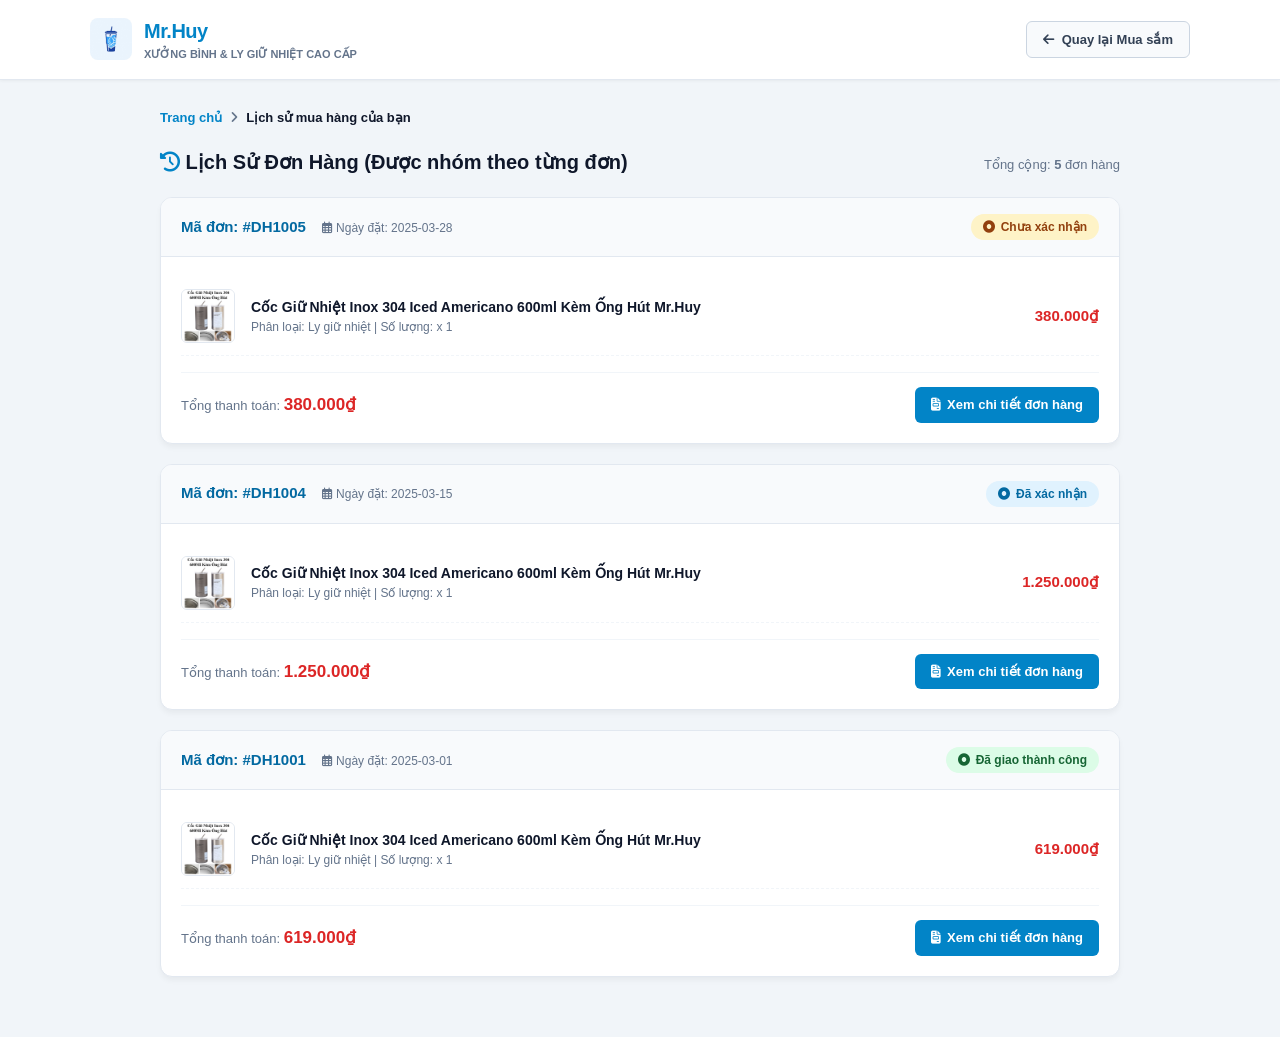
<file: order-history.html>
<!DOCTYPE html>
<html lang="vi">
<head>
    <meta charset="UTF-8">
    <meta name="viewport" content="width=device-width, initial-scale=1.0">
    <title>Lịch Sử Mua Hàng - Mr.Huy Bình & Ly Giữ Nhiệt</title>
    <!-- Google Fonts -->
    <link rel="preconnect" href="https://fonts.googleapis.com">
    <link rel="preconnect" href="https://fonts.gstatic.com" crossorigin>
    <link href="https://fonts.googleapis.com/css2?family=Plus+Jakarta+Sans:wght@400;500;600;700;800&display=swap" rel="stylesheet">
    <!-- Font Awesome Icons -->
    <link rel="stylesheet" href="https://cdnjs.cloudflare.com/ajax/libs/font-awesome/6.4.0/css/all.min.css">
    <!-- Base CSS -->
    <link rel="stylesheet" href="css/style.css">
    <style>
        body {
            background-color: #f1f5f9;
            color: #0f172a;
            font-family: 'Plus Jakarta Sans', sans-serif;
            margin: 0;
            padding: 0;
        }

        .page-header {
            background: #ffffff;
            border-bottom: 1px solid #e2e8f0;
            padding: 16px 24px;
            position: sticky;
            top: 0;
            z-index: 100;
            box-shadow: 0 1px 3px rgba(0,0,0,0.05);
        }

        .header-content {
            max-width: 1100px;
            margin: 0 auto;
            display: flex;
            align-items: center;
            justify-content: space-between;
        }

        .brand-logo-box {
            display: flex;
            align-items: center;
            gap: 12px;
            text-decoration: none;
        }

        .brand-logo-img {
            width: 42px;
            height: 42px;
            object-fit: contain;
            border-radius: 8px;
            background: #fff;
        }

        .brand-title {
            font-size: 20px;
            font-weight: 800;
            color: #0284c7;
            letter-spacing: -0.5px;
        }

        .btn-nav-back {
            display: inline-flex;
            align-items: center;
            gap: 8px;
            background: #f8fafc;
            border: 1px solid #cbd5e1;
            color: #334155;
            padding: 8px 16px;
            border-radius: 6px;
            font-size: 13px;
            font-weight: 600;
            text-decoration: none;
            transition: all 0.2s;
        }

        .btn-nav-back:hover {
            background: #e2e8f0;
            color: #0f172a;
        }

        .history-container {
            max-width: 1000px;
            margin: 28px auto 60px auto;
            padding: 0 20px;
        }

        .breadcrumb-box {
            display: flex;
            align-items: center;
            gap: 8px;
            font-size: 13px;
            color: #64748b;
            margin-bottom: 20px;
        }

        .breadcrumb-box a {
            color: #0284c7;
            text-decoration: none;
            font-weight: 600;
        }

        .order-card-item {
            background: #ffffff;
            border-radius: 12px;
            border: 1px solid #e2e8f0;
            box-shadow: 0 4px 6px -1px rgba(0,0,0,0.05);
            margin-bottom: 20px;
            overflow: hidden;
            transition: all 0.2s;
        }

        .order-card-item:hover {
            border-color: #0284c7;
            box-shadow: 0 10px 15px -3px rgba(0,0,0,0.08);
        }

        .order-head {
            padding: 16px 20px;
            background: #f8fafc;
            border-bottom: 1px solid #e2e8f0;
            display: flex;
            align-items: center;
            justify-content: space-between;
            flex-wrap: wrap;
            gap: 12px;
        }

        .order-body-sec {
            padding: 20px;
        }

        .product-brief-line {
            display: flex;
            align-items: center;
            gap: 16px;
            padding: 12px 0;
            border-bottom: 1px dashed #f1f5f9;
        }

        .product-brief-line:last-child {
            border-bottom: none;
        }

        .brief-img {
            width: 54px;
            height: 54px;
            border-radius: 6px;
            object-fit: cover;
            border: 1px solid #e2e8f0;
        }

        .badge-status {
            padding: 4px 12px;
            border-radius: 20px;
            font-size: 12px;
            font-weight: 700;
            display: inline-flex;
            align-items: center;
            gap: 6px;
        }

        .badge-delivered {
            background: #dcfce7;
            color: #166534;
        }

        .badge-confirmed {
            background: #e0f2fe;
            color: #0369a1;
        }

        .badge-pending {
            background: #fef3c7;
            color: #92400e;
        }

        .btn-view-detail {
            background: #0284c7;
            color: #fff;
            padding: 8px 16px;
            border-radius: 6px;
            font-size: 13px;
            font-weight: 700;
            text-decoration: none;
            display: inline-flex;
            align-items: center;
            gap: 6px;
            transition: all 0.2s;
        }

        .btn-view-detail:hover {
            background: #0369a1;
        }
    </style>
</head>
<body>

    <!-- Header -->
    <header class="page-header">
        <div class="header-content">
            <a href="index.html" class="brand-logo-box">
                <img src="img/logo.png" alt="Mr.Huy Logo" class="brand-logo-img">
                <div>
                    <div class="brand-title">Mr.Huy</div>
                    <div style="font-size: 11px; color: #64748b; font-weight: 600; text-transform: uppercase;">Xưởng Bình & Ly Giữ Nhiệt Cao Cấp</div>
                </div>
            </a>
            <a href="index.html" class="btn-nav-back">
                <i class="fa-solid fa-arrow-left"></i> Quay lại Mua sắm
            </a>
        </div>
    </header>

    <div class="history-container">
        <!-- Breadcrumb -->
        <div class="breadcrumb-box">
            <a href="index.html">Trang chủ</a>
            <i class="fa-solid fa-angle-right"></i>
            <span style="font-weight: 700; color: #0f172a;">Lịch sử mua hàng của bạn</span>
        </div>

        <div style="display: flex; justify-content: space-between; align-items: baseline; margin-bottom: 20px;">
            <h1 style="font-size: 20px; font-weight: 800; color: #0f172a; margin: 0;">
                <i class="fa-solid fa-clock-rotate-left" style="color: #0284c7;"></i> Lịch Sử Đơn Hàng (Được nhóm theo từng đơn)
            </h1>
            <span style="font-size: 13px; color: #64748b;">Tổng cộng: <strong>5</strong> đơn hàng</span>
        </div>

        <!-- Đơn 1 -->
        <div class="order-card-item">
            <div class="order-head">
                <div>
                    <strong style="color: #0369a1; font-size: 15px;">Mã đơn: #DH1005</strong>
                    <span style="font-size: 12px; color: #64748b; margin-left: 12px;">
                        <i class="fa-regular fa-calendar-days"></i> Ngày đặt: 2025-03-28
                    </span>
                </div>
                <div>
                    <span class="badge-status badge-pending">
                        <i class="fa-solid fa-circle-dot"></i> Chưa xác nhận
                    </span>
                </div>
            </div>
            <div class="order-body-sec">
                <div class="product-brief-line">
                    <img src="img/ly-giu-nhiet-1.png" alt="Sản phẩm" class="brief-img">
                    <div style="flex: 1;">
                        <strong style="font-size: 14px; color: #0f172a;">Cốc Giữ Nhiệt Inox 304 Iced Americano 600ml Kèm Ống Hút Mr.Huy</strong>
                        <div style="font-size: 12px; color: #64748b;">Phân loại: Ly giữ nhiệt | Số lượng: x 1</div>
                    </div>
                    <div style="font-size: 15px; font-weight: 700; color: #dc2626;">380.000₫</div>
                </div>
                <div style="display: flex; justify-content: space-between; align-items: center; margin-top: 16px; pt-16; border-top: 1px solid #f1f5f9; padding-top: 14px;">
                    <div>
                        <span style="font-size: 13px; color: #64748b;">Tổng thanh toán: </span>
                        <strong style="font-size: 17px; color: #dc2626;">380.000₫</strong>
                    </div>
                    <a href="order-detail.html?id=DH1005&from=user" class="btn-view-detail">
                        <i class="fa-solid fa-file-invoice"></i> Xem chi tiết đơn hàng
                    </a>
                </div>
            </div>
        </div>

        <!-- Đơn 2 -->
        <div class="order-card-item">
            <div class="order-head">
                <div>
                    <strong style="color: #0369a1; font-size: 15px;">Mã đơn: #DH1004</strong>
                    <span style="font-size: 12px; color: #64748b; margin-left: 12px;">
                        <i class="fa-regular fa-calendar-days"></i> Ngày đặt: 2025-03-15
                    </span>
                </div>
                <div>
                    <span class="badge-status badge-confirmed">
                        <i class="fa-solid fa-circle-dot"></i> Đã xác nhận
                    </span>
                </div>
            </div>
            <div class="order-body-sec">
                <div class="product-brief-line">
                    <img src="img/ly-giu-nhiet-1.png" alt="Sản phẩm" class="brief-img">
                    <div style="flex: 1;">
                        <strong style="font-size: 14px; color: #0f172a;">Cốc Giữ Nhiệt Inox 304 Iced Americano 600ml Kèm Ống Hút Mr.Huy</strong>
                        <div style="font-size: 12px; color: #64748b;">Phân loại: Ly giữ nhiệt | Số lượng: x 1</div>
                    </div>
                    <div style="font-size: 15px; font-weight: 700; color: #dc2626;">1.250.000₫</div>
                </div>
                <div style="display: flex; justify-content: space-between; align-items: center; margin-top: 16px; border-top: 1px solid #f1f5f9; padding-top: 14px;">
                    <div>
                        <span style="font-size: 13px; color: #64748b;">Tổng thanh toán: </span>
                        <strong style="font-size: 17px; color: #dc2626;">1.250.000₫</strong>
                    </div>
                    <a href="order-detail.html?id=DH1004&from=user" class="btn-view-detail">
                        <i class="fa-solid fa-file-invoice"></i> Xem chi tiết đơn hàng
                    </a>
                </div>
            </div>
        </div>

        <!-- Đơn 3 -->
        <div class="order-card-item">
            <div class="order-head">
                <div>
                    <strong style="color: #0369a1; font-size: 15px;">Mã đơn: #DH1001</strong>
                    <span style="font-size: 12px; color: #64748b; margin-left: 12px;">
                        <i class="fa-regular fa-calendar-days"></i> Ngày đặt: 2025-03-01
                    </span>
                </div>
                <div>
                    <span class="badge-status badge-delivered">
                        <i class="fa-solid fa-circle-dot"></i> Đã giao thành công
                    </span>
                </div>
            </div>
            <div class="order-body-sec">
                <div class="product-brief-line">
                    <img src="img/ly-giu-nhiet-1.png" alt="Sản phẩm" class="brief-img">
                    <div style="flex: 1;">
                        <strong style="font-size: 14px; color: #0f172a;">Cốc Giữ Nhiệt Inox 304 Iced Americano 600ml Kèm Ống Hút Mr.Huy</strong>
                        <div style="font-size: 12px; color: #64748b;">Phân loại: Ly giữ nhiệt | Số lượng: x 1</div>
                    </div>
                    <div style="font-size: 15px; font-weight: 700; color: #dc2626;">619.000₫</div>
                </div>
                <div style="display: flex; justify-content: space-between; align-items: center; margin-top: 16px; border-top: 1px solid #f1f5f9; padding-top: 14px;">
                    <div>
                        <span style="font-size: 13px; color: #64748b;">Tổng thanh toán: </span>
                        <strong style="font-size: 17px; color: #dc2626;">619.000₫</strong>
                    </div>
                    <a href="order-detail.html?id=DH1001&from=user" class="btn-view-detail">
                        <i class="fa-solid fa-file-invoice"></i> Xem chi tiết đơn hàng
                    </a>
                </div>
            </div>
        </div>
    </div>
</body>
</html>
</file>
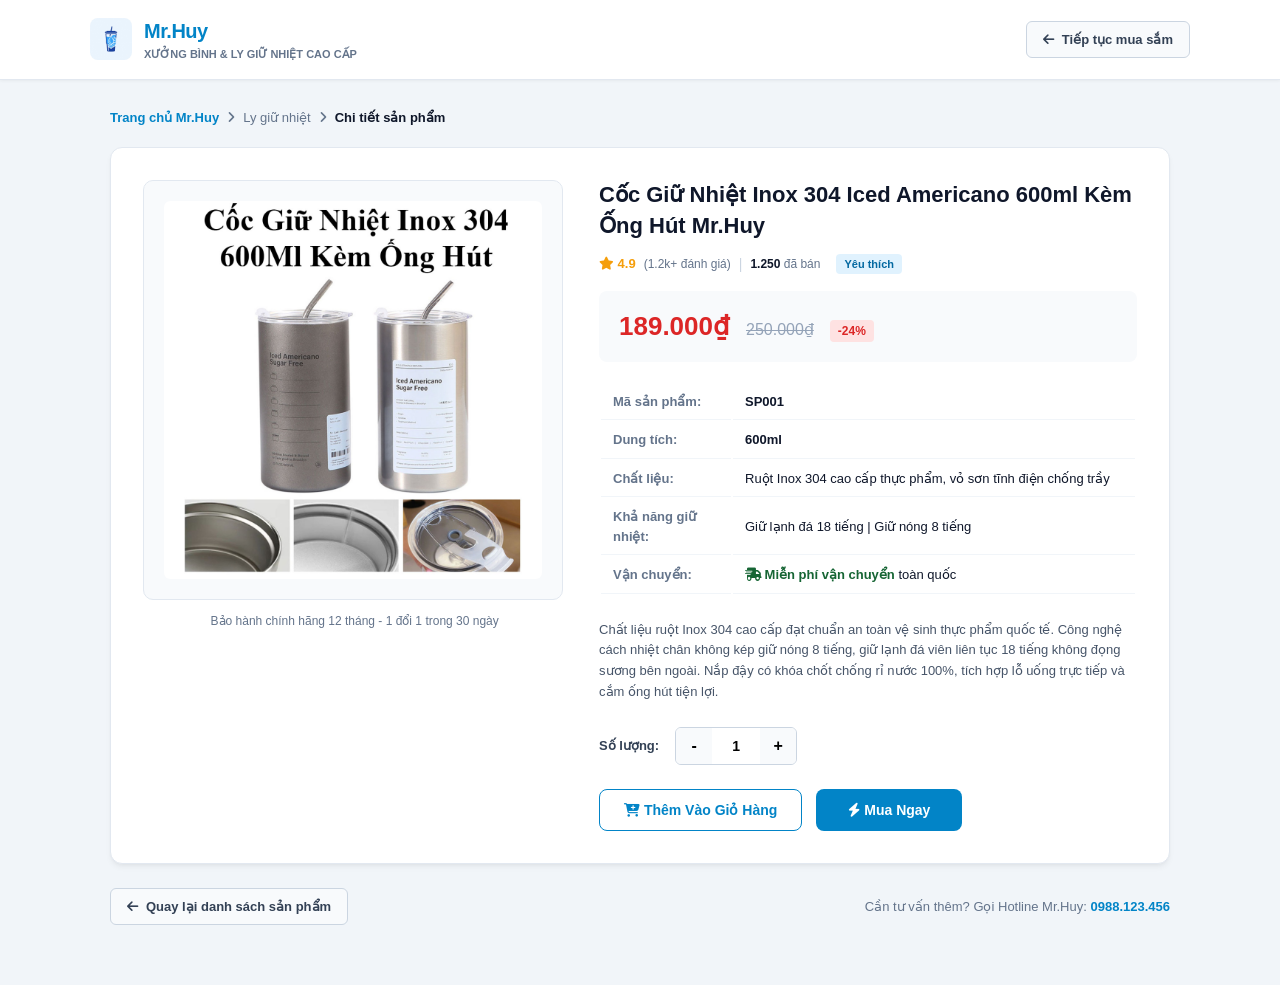
<file: product-detail.html>
<!DOCTYPE html>
<html lang="vi">
<head>
    <meta charset="UTF-8">
    <meta name="viewport" content="width=device-width, initial-scale=1.0">
    <title>Chi Tiết Sản Phẩm - Mr.Huy Bình & Ly Giữ Nhiệt</title>
    <!-- Google Fonts -->
    <link rel="preconnect" href="https://fonts.googleapis.com">
    <link rel="preconnect" href="https://fonts.gstatic.com" crossorigin>
    <link href="https://fonts.googleapis.com/css2?family=Plus+Jakarta+Sans:wght@400;500;600;700;800&display=swap" rel="stylesheet">
    <!-- Font Awesome Icons -->
    <link rel="stylesheet" href="https://cdnjs.cloudflare.com/ajax/libs/font-awesome/6.4.0/css/all.min.css">
    <!-- Base CSS -->
    <link rel="stylesheet" href="css/style.css">
    <style>
        body {
            background-color: #f1f5f9;
            color: #0f172a;
            font-family: 'Plus Jakarta Sans', sans-serif;
            margin: 0;
            padding: 0;
        }

        .prod-page-header {
            background: #ffffff;
            border-bottom: 1px solid #e2e8f0;
            padding: 16px 24px;
            position: sticky;
            top: 0;
            z-index: 100;
            box-shadow: 0 1px 3px rgba(0,0,0,0.05);
        }

        .header-content {
            max-width: 1100px;
            margin: 0 auto;
            display: flex;
            align-items: center;
            justify-content: space-between;
        }

        .brand-logo-box {
            display: flex;
            align-items: center;
            gap: 12px;
            text-decoration: none;
        }

        .brand-logo-img {
            width: 42px;
            height: 42px;
            object-fit: contain;
            border-radius: 8px;
            background: #fff;
        }

        .brand-title {
            font-size: 20px;
            font-weight: 800;
            color: #0284c7;
            letter-spacing: -0.5px;
        }

        .brand-sub {
            font-size: 11px;
            color: #64748b;
            font-weight: 600;
            text-transform: uppercase;
        }

        .btn-nav-back {
            display: inline-flex;
            align-items: center;
            gap: 8px;
            background: #f8fafc;
            border: 1px solid #cbd5e1;
            color: #334155;
            padding: 8px 16px;
            border-radius: 6px;
            font-size: 13px;
            font-weight: 600;
            text-decoration: none;
            transition: all 0.2s;
        }

        .btn-nav-back:hover {
            background: #e2e8f0;
            color: #0f172a;
        }

        .prod-detail-container {
            max-width: 1100px;
            margin: 28px auto 60px auto;
            padding: 0 20px;
        }

        .breadcrumb-box {
            display: flex;
            align-items: center;
            gap: 8px;
            font-size: 13px;
            color: #64748b;
            margin-bottom: 20px;
        }

        .breadcrumb-box a {
            color: #0284c7;
            text-decoration: none;
            font-weight: 600;
        }

        .card-main {
            background: #ffffff;
            border-radius: 12px;
            box-shadow: 0 4px 6px -1px rgba(0,0,0,0.05), 0 2px 4px -2px rgba(0,0,0,0.05);
            border: 1px solid #e2e8f0;
            overflow: hidden;
            margin-bottom: 24px;
        }

        .card-header-styled {
            padding: 20px 24px;
            background: #f8fafc;
            border-bottom: 1px solid #e2e8f0;
            display: flex;
            align-items: center;
            justify-content: space-between;
            flex-wrap: wrap;
            gap: 12px;
        }

        /* VIEW KHÁCH HÀNG */
        .user-view-layout {
            display: grid;
            grid-template-columns: 420px 1fr;
            gap: 36px;
            padding: 32px;
        }

        .prod-gallery-box {
            border: 1px solid #e2e8f0;
            border-radius: 10px;
            overflow: hidden;
            background: #f8fafc;
            padding: 20px;
            display: flex;
            align-items: center;
            justify-content: center;
            min-height: 400px;
        }

        .prod-gallery-box img {
            max-width: 100%;
            max-height: 380px;
            object-fit: contain;
            border-radius: 6px;
        }

        .prod-info-box h1 {
            font-size: 22px;
            font-weight: 800;
            color: #0f172a;
            margin-bottom: 12px;
            line-height: 1.4;
        }

        .prod-badges {
            display: flex;
            gap: 8px;
            align-items: center;
            margin-bottom: 16px;
            flex-wrap: wrap;
        }

        .badge-star {
            color: #f59e0b;
            font-weight: 700;
            font-size: 13px;
        }

        .price-section {
            background: #f8fafc;
            padding: 16px 20px;
            border-radius: 8px;
            margin-bottom: 20px;
            display: flex;
            align-items: baseline;
            gap: 16px;
        }

        .current-price {
            font-size: 26px;
            font-weight: 800;
            color: #dc2626;
        }

        .old-price {
            font-size: 16px;
            color: #94a3b8;
            text-decoration: line-through;
        }

        .discount-badge {
            background: #fee2e2;
            color: #dc2626;
            font-weight: 700;
            font-size: 12px;
            padding: 2px 8px;
            border-radius: 4px;
        }

        .spec-table {
            width: 100%;
            margin-bottom: 24px;
            font-size: 13px;
        }

        .spec-table td {
            padding: 8px 12px;
            border-bottom: 1px solid #f1f5f9;
        }

        .spec-table td:first-child {
            color: #64748b;
            width: 130px;
            font-weight: 600;
        }

        .qty-control {
            display: inline-flex;
            align-items: center;
            border: 1px solid #cbd5e1;
            border-radius: 6px;
            overflow: hidden;
            margin-right: 16px;
        }

        .qty-btn {
            background: #f8fafc;
            border: none;
            width: 36px;
            height: 36px;
            cursor: pointer;
            font-weight: 700;
            font-size: 16px;
        }

        .qty-input {
            width: 48px;
            height: 36px;
            border: none;
            text-align: center;
            font-weight: 700;
            font-size: 14px;
        }

        /* VIEW ADMIN CHỈNH SỬA / XEM */
        .admin-form-layout {
            padding: 32px;
        }

        .form-row {
            display: grid;
            grid-template-columns: 1fr 1fr;
            gap: 20px;
            margin-bottom: 20px;
        }

        .form-label {
            display: block;
            font-size: 13px;
            font-weight: 700;
            margin-bottom: 6px;
            color: #334155;
        }

        .form-input, .form-select, .form-textarea {
            width: 100%;
            padding: 10px 14px;
            border: 1px solid #cbd5e1;
            border-radius: 6px;
            font-family: inherit;
            font-size: 14px;
            color: #0f172a;
            box-sizing: border-box;
            background: #ffffff;
        }

        .form-input:focus, .form-select:focus, .form-textarea:focus {
            border-color: #0284c7;
            outline: none;
            box-shadow: 0 0 0 3px rgba(2, 132, 199, 0.15);
        }

        .preview-box {
            display: flex;
            align-items: center;
            gap: 20px;
            background: #f8fafc;
            padding: 16px;
            border-radius: 8px;
            border: 1px solid #e2e8f0;
            margin-top: 10px;
        }

        .preview-img {
            width: 100px;
            height: 100px;
            object-fit: cover;
            border-radius: 6px;
            border: 1px solid #cbd5e1;
            background: #fff;
        }

        /* TOAST NOTIFICATION */
        #toastContainer {
            position: fixed;
            top: 20px;
            right: 20px;
            z-index: 999999;
            display: flex;
            flex-direction: column;
            gap: 10px;
        }

        .toast-msg {
            background: #ffffff;
            border-left: 4px solid #0284c7;
            box-shadow: 0 10px 15px -3px rgba(0,0,0,0.1), 0 4px 6px -2px rgba(0,0,0,0.05);
            padding: 14px 20px;
            border-radius: 6px;
            display: flex;
            align-items: center;
            gap: 12px;
            font-size: 13px;
            animation: slideIn 0.3s ease;
        }

        @keyframes slideIn {
            from { transform: translateX(100%); opacity: 0; }
            to { transform: translateX(0); opacity: 1; }
        }

        @media (max-width: 768px) {
            .user-view-layout {
                grid-template-columns: 1fr;
            }
            .form-row {
                grid-template-columns: 1fr;
            }
        }
    </style>
</head>
<body>

    <!-- Container Toast thông báo không dùng popup -->
    <div id="toastContainer"></div>

    <!-- Header điều hướng -->
    <header class="prod-page-header">
        <div class="header-content">
            <a href="index.html" class="brand-logo-box">
                <img src="img/logo.png" alt="Mr.Huy Logo" class="brand-logo-img">
                <div>
                    <div class="brand-title">Mr.Huy</div>
                    <div class="brand-sub">Xưởng Bình & Ly Giữ Nhiệt Cao Cấp</div>
                </div>
            </a>
            <div>
                <a href="index.html" id="btnNavBackTop" class="btn-nav-back">
                    <i class="fa-solid fa-arrow-left"></i> Tiếp tục mua sắm
                </a>
            </div>
        </div>
    </header>

    <div class="prod-detail-container">
        <!-- Breadcrumb -->
        <div class="breadcrumb-box">
            <a href="index.html" id="breadcrumbRoot">Trang chủ</a>
            <i class="fa-solid fa-angle-right"></i>
            <span id="breadcrumbCategory">Ly giữ nhiệt</span>
            <i class="fa-solid fa-angle-right"></i>
            <span id="breadcrumbCurrentProd" style="font-weight: 700; color: #0f172a;">Chi tiết sản phẩm</span>
        </div>

        <!-- ==========================================
             1. GIAO DIỆN QUẢN TRỊ ADMIN (Xem / Sửa / Thêm)
             ========================================== -->
        <div id="adminProductView" class="card-main" style="display: none;">
            <div class="card-header-styled">
                <div>
                    <h2 id="adminViewTitle" style="font-size: 18px; font-weight: 800; color: #0369a1; margin: 0;">
                        Quản Lý Thông Tin Sản Phẩm: [SP001]
                    </h2>
                    <div style="font-size: 12px; color: #64748b; margin-top: 4px;">
                        Chỉnh sửa thông tin chi tiết, dung tích, giá bán và hình ảnh sản phẩm
                    </div>
                </div>
                <div>
                    <span style="background: #e0f2fe; color: #0369a1; padding: 6px 12px; border-radius: 20px; font-size: 12px; font-weight: 700;">
                        <i class="fa-solid fa-shield-halved"></i> Quản Trị Viên
                    </span>
                </div>
            </div>

            <form onsubmit="handleSaveAdminProduct(event)" class="admin-form-layout">
                <input type="hidden" id="adminProdId" value="SP001">

                <div class="form-row">
                    <div>
                        <label class="form-label">Tên sản phẩm *:</label>
                        <input type="text" id="adminProdName" class="form-input" value="Cốc Giữ Nhiệt Inox 304 Iced Americano 600ml Kèm Ống Hút Mr.Huy" required>
                    </div>
                    <div>
                        <label class="form-label">Mã sản phẩm (SKU):</label>
                        <input type="text" id="adminProdCode" class="form-input" value="SP001" readonly style="background: #f1f5f9; cursor: not-allowed;">
                    </div>
                </div>

                <div class="form-row">
                    <div>
                        <label class="form-label">Phân loại danh mục *:</label>
                        <select id="adminProdCat" class="form-select">
                            <option value="ly-giu-nhiet" selected>Ly giữ nhiệt</option>
                            <option value="binh-the-thao">Bình thể thao</option>
                            <option value="ly-van-phong">Ly văn phòng</option>
                            <option value="ly-hoa-tiet">Bình nước họa tiết</option>
                            <option value="phu-kien">Ống hút & Cọ rửa</option>
                            <option value="hop-qua">Hộp quà tặng</option>
                        </select>
                    </div>
                    <div>
                        <label class="form-label">Dung tích sản phẩm *:</label>
                        <select id="adminProdCapacity" class="form-select">
                            <option value="350ml">350ml</option>
                            <option value="500ml">500ml</option>
                            <option value="600ml" selected>600ml</option>
                            <option value="750ml">750ml</option>
                            <option value="900ml">900ml</option>
                            <option value="1000ml">1000ml</option>
                        </select>
                    </div>
                </div>

                <div class="form-row">
                    <div>
                        <label class="form-label">Giá bán hiện tại (₫) *:</label>
                        <input type="number" id="adminProdPrice" class="form-input" value="189000" required>
                    </div>
                    <div>
                        <label class="form-label">Số lượt đã bán:</label>
                        <input type="number" id="adminProdSold" class="form-input" value="1250">
                    </div>
                </div>

                <div style="margin-bottom: 20px;">
                    <label class="form-label">Mô tả sản phẩm chi tiết:</label>
                    <textarea id="adminProdDesc" rows="4" class="form-textarea">Chất liệu ruột Inox 304 cao cấp đạt chuẩn an toàn vệ sinh thực phẩm quốc tế. Công nghệ cách nhiệt chân không kép giữ nóng 8 tiếng, giữ lạnh đá viên liên tục 18 tiếng không đọng sương bên ngoài. Nắp đậy có khóa chốt chống rỉ nước 100%, tích hợp lỗ uống trực tiếp và cắm ống hút tiện lợi.</textarea>
                </div>

                <div style="margin-bottom: 24px;">
                    <label class="form-label">Hình ảnh sản phẩm (Xem trước trực tiếp):</label>
                    <input type="file" id="adminProdFile" class="form-input" accept="image/*" onchange="previewAdminImage(event)">
                    <div class="preview-box">
                        <img id="adminPreviewImg" src="img/ly-giu-nhiet-1.png" alt="Ảnh xem trước" class="preview-img">
                        <div style="font-size: 13px; color: #64748b;">
                            <div>Ảnh hiện tại: <strong>img/ly-giu-nhiet-1.png</strong></div>
                            <div style="font-size: 11px; margin-top: 4px; color: #166534;"><i class="fa-solid fa-circle-check"></i> Ảnh chuẩn tỉ lệ 1:1, độ phân giải cao</div>
                        </div>
                    </div>
                </div>

                <div style="display: flex; justify-content: flex-end; gap: 12px; border-top: 1px solid #e2e8f0; padding-top: 20px;">
                    <a href="admin.html" class="btn-nav-back" style="padding: 10px 20px;">
                        <i class="fa-solid fa-arrow-left"></i> Quay lại Quản trị
                    </a>
                    <button type="submit" class="btn-admin btn-admin-primary" style="padding: 10px 24px; font-weight: 700; font-size: 14px; background: #0284c7; color: #fff; border: none; border-radius: 6px; cursor: pointer;">
                        <i class="fa-solid fa-floppy-disk"></i> Lưu Cập Nhật Sản Phẩm
                    </button>
                </div>
            </form>
        </div>

        <!-- ==========================================
             2. GIAO DIỆN KHÁCH HÀNG (Xem chi tiết & Mua hàng)
             ========================================== -->
        <div id="userProductView" class="card-main">
            <div class="user-view-layout">
                <!-- Cột trái: Ảnh sản phẩm -->
                <div>
                    <div class="prod-gallery-box">
                        <img id="userProdImg" src="img/ly-giu-nhiet-1.png" alt="Sản phẩm Mr.Huy">
                    </div>
                    <div style="text-align: center; margin-top: 12px; font-size: 12px; color: #64748b;">
                        <i class="fa-solid fa-shield-check" style="color: #0284c7;"></i> Bảo hành chính hãng 12 tháng - 1 đổi 1 trong 30 ngày
                    </div>
                </div>

                <!-- Cột phải: Thông tin & Mua sắm -->
                <div class="prod-info-box">
                    <h1 id="userProdName">Cốc Giữ Nhiệt Inox 304 Iced Americano 600ml Kèm Ống Hút Mr.Huy</h1>

                    <div class="prod-badges">
                        <span class="badge-star"><i class="fa-solid fa-star"></i> 4.9</span>
                        <span style="font-size: 12px; color: #64748b;">(1.2k+ đánh giá)</span>
                        <span style="color: #cbd5e1;">|</span>
                        <span style="font-size: 12px; color: #64748b;"><strong style="color: #0f172a;">1.250</strong> đã bán</span>
                        <span style="background: #e0f2fe; color: #0369a1; padding: 2px 8px; border-radius: 4px; font-size: 11px; font-weight: 700; margin-left: 8px;">Yêu thích</span>
                    </div>

                    <div class="price-section">
                        <span class="current-price" id="userProdPrice">189.000₫</span>
                        <span class="old-price" id="userProdOldPrice">250.000₫</span>
                        <span class="discount-badge">-24%</span>
                    </div>

                    <table class="spec-table">
                        <tr>
                            <td>Mã sản phẩm:</td>
                            <td><strong id="userProdCode">SP001</strong></td>
                        </tr>
                        <tr>
                            <td>Dung tích:</td>
                            <td><strong id="userProdCapacity">600ml</strong></td>
                        </tr>
                        <tr>
                            <td>Chất liệu:</td>
                            <td>Ruột Inox 304 cao cấp thực phẩm, vỏ sơn tĩnh điện chống trầy</td>
                        </tr>
                        <tr>
                            <td>Khả năng giữ nhiệt:</td>
                            <td>Giữ lạnh đá 18 tiếng | Giữ nóng 8 tiếng</td>
                        </tr>
                        <tr>
                            <td>Vận chuyển:</td>
                            <td><span style="color: #166534; font-weight: 700;"><i class="fa-solid fa-truck-fast"></i> Miễn phí vận chuyển</span> toàn quốc</td>
                        </tr>
                    </table>

                    <div style="font-size: 13px; color: #475569; line-height: 1.6; margin-bottom: 24px;" id="userProdDesc">
                        Chất liệu ruột Inox 304 cao cấp đạt chuẩn an toàn vệ sinh thực phẩm quốc tế. Công nghệ cách nhiệt chân không kép giữ nóng 8 tiếng, giữ lạnh đá viên liên tục 18 tiếng không đọng sương bên ngoài. Nắp đậy có khóa chốt chống rỉ nước 100%, tích hợp lỗ uống trực tiếp và cắm ống hút tiện lợi.
                    </div>

                    <div style="display: flex; align-items: center; gap: 16px; margin-bottom: 24px; flex-wrap: wrap;">
                        <span style="font-size: 13px; font-weight: 700; color: #334155;">Số lượng:</span>
                        <div class="qty-control">
                            <button type="button" class="qty-btn" onclick="adjustPageQty(-1)">-</button>
                            <input type="text" id="pageQtyInput" class="qty-input" value="1" readonly>
                            <button type="button" class="qty-btn" onclick="adjustPageQty(1)">+</button>
                        </div>
                    </div>

                    <div style="display: flex; gap: 14px; flex-wrap: wrap;">
                        <button type="button" class="btn btn-outline" style="padding: 12px 24px; font-weight: 700; border-radius: 8px; border: 1px solid #0284c7; color: #0284c7; background: #fff; cursor: pointer;" onclick="handleAddToCartFromPage()">
                            <i class="fa-solid fa-cart-plus"></i> Thêm Vào Giỏ Hàng
                        </button>
                        <button type="button" class="btn btn-primary" style="padding: 12px 32px; font-weight: 700; border-radius: 8px; border: none; background: #0284c7; color: #fff; cursor: pointer;" onclick="handleBuyNowFromPage()">
                            <i class="fa-solid fa-bolt"></i> Mua Ngay
                        </button>
                    </div>
                </div>
            </div>
        </div>

        <!-- Thanh thao tác chân trang -->
        <div style="display: flex; justify-content: space-between; align-items: center; margin-top: 20px; flex-wrap: wrap; gap: 12px;">
            <a href="index.html" id="btnBottomBackShop" class="btn-nav-back">
                <i class="fa-solid fa-arrow-left"></i> Tiếp tục mua sắm
            </a>
            <div style="font-size: 13px; color: #64748b;">
                Cần tư vấn thêm? Gọi Hotline Mr.Huy: <strong style="color: #0284c7;">0988.123.456</strong>
            </div>
        </div>
    </div>

    <script>
        function showPageToast(msg, type = 'success') {
            const container = document.getElementById('toastContainer');
            if (!container) return;
            const toast = document.createElement('div');
            toast.className = 'toast-msg';
            const icon = type === 'success' ? 'fa-circle-check' : 'fa-circle-info';
            const color = type === 'success' ? '#166534' : '#0369a1';
            toast.innerHTML = `
                <i class="fa-solid ${icon}" style="color: ${color}; font-size: 18px;"></i>
                <span style="font-weight: 600; color: #0f172a;">${msg}</span>
            `;
            container.appendChild(toast);
            setTimeout(() => {
                toast.style.opacity = '0';
                toast.style.transition = 'all 0.4s';
                setTimeout(() => toast.remove(), 400);
            }, 3000);
        }

        function adjustPageQty(delta) {
            const input = document.getElementById('pageQtyInput');
            if (!input) return;
            let val = parseInt(input.value) || 1;
            val += delta;
            if (val < 1) val = 1;
            input.value = val;
        }

        function handleAddToCartFromPage() {
            const qty = document.getElementById('pageQtyInput')?.value || 1;
            showPageToast(`Đã thêm ${qty} x "Cốc Giữ Nhiệt Inox 304 Iced Americano Mr.Huy" vào giỏ hàng thành công! Đang chuyển đến giỏ hàng...`, 'success');
            setTimeout(() => {
                window.location.href = 'cart.html';
            }, 600);
        }

        function handleBuyNowFromPage() {
            showPageToast('Đang chuyển hướng sang trang thanh toán đơn hàng...', 'success');
            setTimeout(() => {
                window.location.href = 'checkout.html';
            }, 400);
        }

        function previewAdminImage(e) {
            const file = e.target.files[0];
            if (file) {
                const reader = new FileReader();
                reader.onload = function(evt) {
                    const img = document.getElementById('adminPreviewImg');
                    if (img) img.src = evt.target.result;
                };
                reader.readAsDataURL(file);
            }
        }

        function handleSaveAdminProduct(e) {
            e.preventDefault();
            const pName = document.getElementById('adminProdName').value;
            const pPrice = document.getElementById('adminProdPrice').value;
            showPageToast(`Đã cập nhật sản phẩm "${pName}" (Giá: ${pPrice}₫) thành công!`, 'success');
            setTimeout(() => {
                window.location.href = 'admin.html';
            }, 1000);
        }

        document.addEventListener('DOMContentLoaded', () => {
            const params = new URLSearchParams(window.location.search);
            const fromSource = params.get('from') || 'user';
            const mode = params.get('mode') || (fromSource === 'admin' ? 'edit' : 'view');

            const adminView = document.getElementById('adminProductView');
            const userView = document.getElementById('userProductView');
            const btnTop = document.getElementById('btnNavBackTop');
            const btnBottom = document.getElementById('btnBottomBackShop');
            const breadRoot = document.getElementById('breadcrumbRoot');

            if (fromSource === 'admin') {
                if (adminView) adminView.style.display = 'block';
                if (userView) userView.style.display = 'none';

                if (btnTop) {
                    btnTop.href = 'admin.html';
                    btnTop.innerHTML = '<i class="fa-solid fa-arrow-left"></i> Quay lại Quản lý sản phẩm';
                }
                if (btnBottom) {
                    btnBottom.href = 'admin.html';
                    btnBottom.innerHTML = '<i class="fa-solid fa-arrow-left"></i> Quay lại trang Quản trị Admin';
                }
                if (breadRoot) {
                    breadRoot.href = 'admin.html';
                    breadRoot.textContent = 'Quản trị Admin';
                }
                document.getElementById('breadcrumbCurrentProd').textContent = mode === 'add' ? 'Thêm sản phẩm mới' : 'Chỉnh sửa sản phẩm';
                if (mode === 'add') {
                    document.getElementById('adminViewTitle').textContent = 'Thêm Sản Phẩm Mới Vào Hệ Thống';
                }
            } else {
                if (adminView) adminView.style.display = 'none';
                if (userView) userView.style.display = 'block';

                if (btnTop) {
                    btnTop.href = 'index.html';
                    btnTop.innerHTML = '<i class="fa-solid fa-arrow-left"></i> Tiếp tục mua sắm';
                }
                if (btnBottom) {
                    btnBottom.href = 'index.html';
                    btnBottom.innerHTML = '<i class="fa-solid fa-arrow-left"></i> Quay lại danh sách sản phẩm';
                }
                if (breadRoot) {
                    breadRoot.href = 'index.html';
                    breadRoot.textContent = 'Trang chủ Mr.Huy';
                }
            }
        });
    </script>
</body>
</html>
</file>
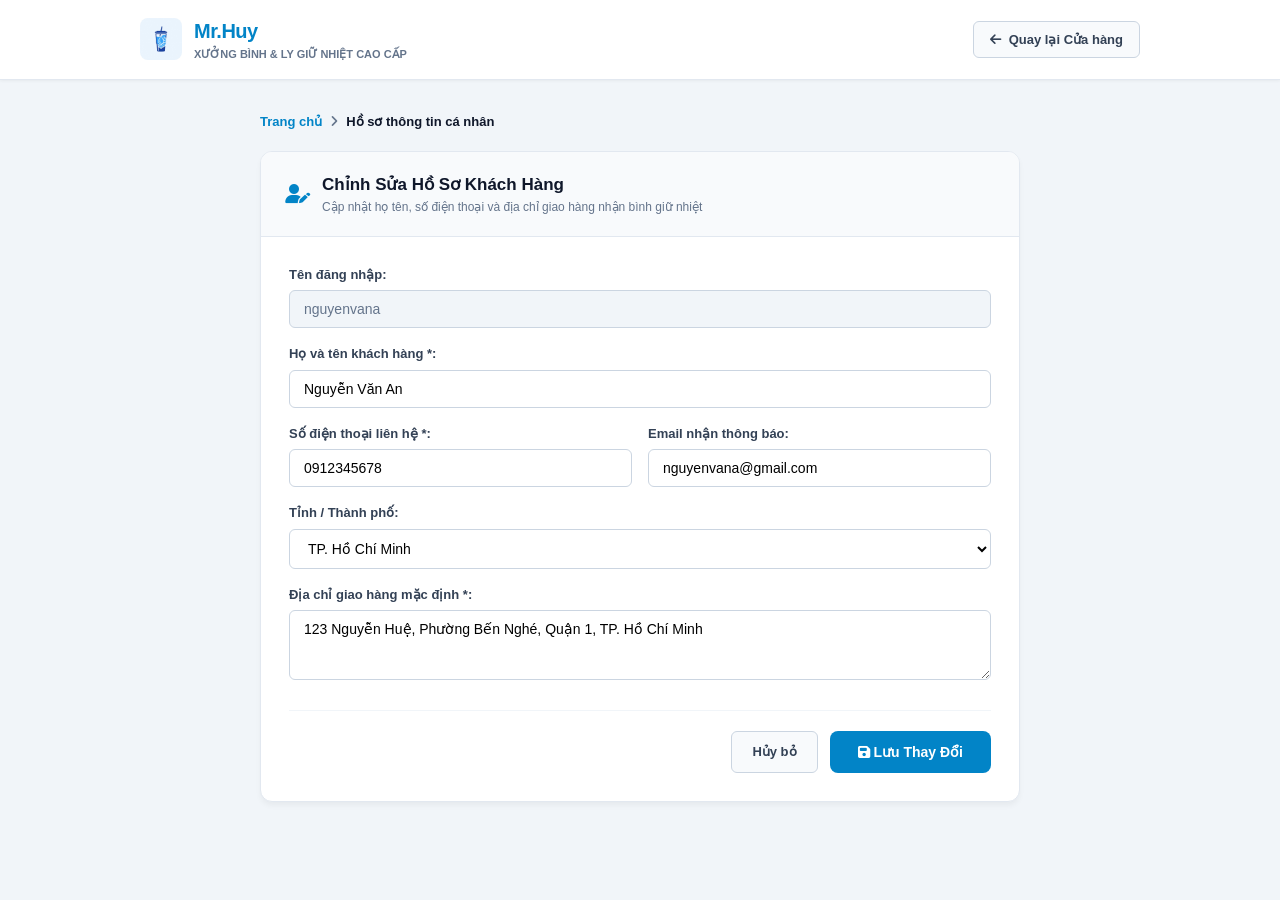
<file: profile.html>
<!DOCTYPE html>
<html lang="vi">
<head>
    <meta charset="UTF-8">
    <meta name="viewport" content="width=device-width, initial-scale=1.0">
    <title>Hồ Sơ Cá Nhân - Mr.Huy Bình & Ly Giữ Nhiệt</title>
    <!-- Google Fonts -->
    <link rel="preconnect" href="https://fonts.googleapis.com">
    <link rel="preconnect" href="https://fonts.gstatic.com" crossorigin>
    <link href="https://fonts.googleapis.com/css2?family=Plus+Jakarta+Sans:wght@400;500;600;700;800&display=swap" rel="stylesheet">
    <!-- Font Awesome Icons -->
    <link rel="stylesheet" href="https://cdnjs.cloudflare.com/ajax/libs/font-awesome/6.4.0/css/all.min.css">
    <!-- Base CSS -->
    <link rel="stylesheet" href="css/style.css">
    <style>
        body {
            background-color: #f1f5f9;
            color: #0f172a;
            font-family: 'Plus Jakarta Sans', sans-serif;
            margin: 0;
            padding: 0;
        }

        .page-header {
            background: #ffffff;
            border-bottom: 1px solid #e2e8f0;
            padding: 16px 24px;
            position: sticky;
            top: 0;
            z-index: 100;
            box-shadow: 0 1px 3px rgba(0,0,0,0.05);
        }

        .header-content {
            max-width: 1000px;
            margin: 0 auto;
            display: flex;
            align-items: center;
            justify-content: space-between;
        }

        .brand-logo-box {
            display: flex;
            align-items: center;
            gap: 12px;
            text-decoration: none;
        }

        .brand-logo-img {
            width: 42px;
            height: 42px;
            object-fit: contain;
            border-radius: 8px;
            background: #fff;
        }

        .brand-title {
            font-size: 20px;
            font-weight: 800;
            color: #0284c7;
            letter-spacing: -0.5px;
        }

        .btn-nav-back {
            display: inline-flex;
            align-items: center;
            gap: 8px;
            background: #f8fafc;
            border: 1px solid #cbd5e1;
            color: #334155;
            padding: 8px 16px;
            border-radius: 6px;
            font-size: 13px;
            font-weight: 600;
            text-decoration: none;
            transition: all 0.2s;
        }

        .btn-nav-back:hover {
            background: #e2e8f0;
            color: #0f172a;
        }

        .profile-container {
            max-width: 800px;
            margin: 32px auto 60px auto;
            padding: 0 20px;
        }

        .profile-card {
            background: #ffffff;
            border-radius: 12px;
            border: 1px solid #e2e8f0;
            box-shadow: 0 4px 6px -1px rgba(0,0,0,0.05);
            overflow: hidden;
        }

        .profile-card-header {
            background: #f8fafc;
            padding: 20px 24px;
            border-bottom: 1px solid #e2e8f0;
            display: flex;
            align-items: center;
            gap: 12px;
        }

        .profile-form-body {
            padding: 28px;
        }

        .form-row-2 {
            display: grid;
            grid-template-columns: 1fr 1fr;
            gap: 16px;
            margin-bottom: 16px;
        }

        .form-group-p {
            margin-bottom: 16px;
        }

        .form-label-p {
            display: block;
            font-size: 13px;
            font-weight: 700;
            color: #334155;
            margin-bottom: 6px;
        }

        .form-input-p, .form-textarea-p, .form-select-p {
            width: 100%;
            padding: 10px 14px;
            border: 1px solid #cbd5e1;
            border-radius: 6px;
            font-family: inherit;
            font-size: 14px;
            box-sizing: border-box;
            background: #fff;
        }

        .form-input-p:focus, .form-textarea-p:focus, .form-select-p:focus {
            border-color: #0284c7;
            outline: none;
            box-shadow: 0 0 0 3px rgba(2, 132, 199, 0.15);
        }

        .btn-save-p {
            background: #0284c7;
            color: #ffffff;
            font-weight: 700;
            font-size: 14px;
            padding: 12px 28px;
            border-radius: 8px;
            border: none;
            cursor: pointer;
            transition: all 0.2s;
        }

        .btn-save-p:hover {
            background: #0369a1;
        }

        #profileToast {
            position: fixed;
            top: 20px;
            right: 20px;
            z-index: 999999;
            background: #ffffff;
            border-left: 4px solid #166534;
            box-shadow: 0 10px 15px -3px rgba(0,0,0,0.1);
            padding: 14px 20px;
            border-radius: 6px;
            display: none;
            align-items: center;
            gap: 10px;
            font-size: 13px;
        }

        @media (max-width: 600px) {
            .form-row-2 {
                grid-template-columns: 1fr;
            }
        }
    </style>
</head>
<body>

    <div id="profileToast">
        <i class="fa-solid fa-circle-check" style="color: #166534; font-size: 18px;"></i>
        <span style="font-weight: 600;">Đã lưu thông tin hồ sơ thành công!</span>
    </div>

    <!-- Header -->
    <header class="page-header">
        <div class="header-content">
            <a href="index.html" class="brand-logo-box">
                <img src="img/logo.png" alt="Mr.Huy Logo" class="brand-logo-img">
                <div>
                    <div class="brand-title">Mr.Huy</div>
                    <div style="font-size: 11px; color: #64748b; font-weight: 600; text-transform: uppercase;">Xưởng Bình & Ly Giữ Nhiệt Cao Cấp</div>
                </div>
            </a>
            <a href="index.html" class="btn-nav-back">
                <i class="fa-solid fa-arrow-left"></i> Quay lại Cửa hàng
            </a>
        </div>
    </header>

    <div class="profile-container">
        <!-- Breadcrumb -->
        <div style="font-size: 13px; color: #64748b; margin-bottom: 20px; display: flex; align-items: center; gap: 8px;">
            <a href="index.html" style="color: #0284c7; text-decoration: none; font-weight: 600;">Trang chủ</a>
            <i class="fa-solid fa-angle-right"></i>
            <span style="font-weight: 700; color: #0f172a;">Hồ sơ thông tin cá nhân</span>
        </div>

        <div class="profile-card">
            <div class="profile-card-header">
                <i class="fa-solid fa-user-pen" style="font-size: 20px; color: #0284c7;"></i>
                <div>
                    <h2 style="font-size: 17px; font-weight: 800; color: #0f172a; margin: 0;">Chỉnh Sửa Hồ Sơ Khách Hàng</h2>
                    <div style="font-size: 12px; color: #64748b;">Cập nhật họ tên, số điện thoại và địa chỉ giao hàng nhận bình giữ nhiệt</div>
                </div>
            </div>

            <form class="profile-form-body" onsubmit="handleSave(event)">
                <div class="form-group-p">
                    <label class="form-label-p">Tên đăng nhập:</label>
                    <input type="text" id="pUser" class="form-input-p" value="nguyenvana" readonly style="background: #f1f5f9; cursor: not-allowed; color: #64748b;">
                </div>

                <div class="form-group-p">
                    <label class="form-label-p">Họ và tên khách hàng *:</label>
                    <input type="text" id="pName" class="form-input-p" value="Nguyễn Văn An" required>
                </div>

                <div class="form-row-2">
                    <div>
                        <label class="form-label-p">Số điện thoại liên hệ *:</label>
                        <input type="tel" id="pPhone" class="form-input-p" value="0912345678" required>
                    </div>
                    <div>
                        <label class="form-label-p">Email nhận thông báo:</label>
                        <input type="email" id="pEmail" class="form-input-p" value="nguyenvana@gmail.com">
                    </div>
                </div>

                <div class="form-group-p">
                    <label class="form-label-p">Tỉnh / Thành phố:</label>
                    <select id="pCity" class="form-select-p">
                        <option value="Hồ Chí Minh" selected>TP. Hồ Chí Minh</option>
                        <option value="Hà Nội">Hà Nội</option>
                        <option value="Đà Nẵng">Đà Nẵng</option>
                        <option value="Bình Dương">Bình Dương</option>
                        <option value="Cần Thơ">Cần Thơ</option>
                    </select>
                </div>

                <div class="form-group-p">
                    <label class="form-label-p">Địa chỉ giao hàng mặc định *:</label>
                    <textarea id="pAddr" rows="3" class="form-textarea-p" required>123 Nguyễn Huệ, Phường Bến Nghé, Quận 1, TP. Hồ Chí Minh</textarea>
                </div>

                <div style="display: flex; justify-content: flex-end; gap: 12px; margin-top: 24px; border-top: 1px solid #f1f5f9; padding-top: 20px;">
                    <a href="index.html" class="btn-nav-back" style="padding: 10px 20px;">
                        Hủy bỏ
                    </a>
                    <button type="submit" class="btn-save-p">
                        <i class="fa-solid fa-floppy-disk"></i> Lưu Thay Đổi
                    </button>
                </div>
            </form>
        </div>
    </div>

    <script>
        function handleSave(e) {
            e.preventDefault();
            const toast = document.getElementById('profileToast');
            if (toast) {
                toast.style.display = 'flex';
                setTimeout(() => {
                    toast.style.display = 'none';
                    window.location.href = 'index.html';
                }, 1200);
            }
        }
    </script>
</body>
</html>
</file>
<file: css/style.css>
/* ========================================================
   THERMOMALL - XƯỞNG BÌNH GIỮ NHIỆT
   Design System & Main Stylesheet
   Theo phong cách Shopee / Tiki hiện đại
   ======================================================== */

:root {
    --primary-color: #0f3460;
    --primary-dark: #0a2240;
    --primary-light: #164e8a;
    --accent-orange: #ff5722;
    --accent-red: #ee4d2d;
    --accent-gold: #f59e0b;
    --text-main: #1e293b;
    --text-muted: #64748b;
    --text-light: #94a3b8;
    --bg-light: #f8fafc;
    --bg-white: #ffffff;
    --border-color: #e2e8f0;
    --border-light: #f1f5f9;
    --badge-red: #ee4d2d;
    --badge-gold: #f59e0b;
    --badge-blue: #0284c7;
    --shadow-sm: 0 1px 3px rgba(0, 0, 0, 0.08);
    --shadow-md: 0 4px 6px -1px rgba(0, 0, 0, 0.1), 0 2px 4px -1px rgba(0, 0, 0, 0.06);
    --shadow-lg: 0 10px 15px -3px rgba(0, 0, 0, 0.1), 0 4px 6px -2px rgba(0, 0, 0, 0.05);
    --radius-sm: 4px;
    --radius-md: 8px;
    --radius-lg: 12px;
}

* {
    margin: 0;
    padding: 0;
    box-sizing: border-box;
    font-family: 'Segoe UI', -apple-system, BlinkMacSystemFont, Roboto, Helvetica, Arial, sans-serif;
}

body {
    background-color: #f5f5f7;
    color: var(--text-main);
    line-height: 1.5;
    font-size: 14px;
}

a {
    text-decoration: none;
    color: inherit;
}

ul {
    list-style: none;
}

button, input, select, textarea {
    font-family: inherit;
    font-size: inherit;
    outline: none;
}

.container {
    max-width: 1240px;
    margin: 0 auto;
    padding: 0 16px;
}

/* ========================================================
   TOPBAR
   ======================================================== */
.topbar {
    background-color: var(--primary-dark);
    color: #cbd5e1;
    font-size: 12px;
    padding: 6px 0;
    border-bottom: 1px solid rgba(255, 255, 255, 0.08);
}

.topbar .container {
    display: flex;
    justify-content: space-between;
    align-items: center;
}

.topbar-left, .topbar-right {
    display: flex;
    align-items: center;
    gap: 16px;
}

.topbar-link {
    color: #cbd5e1;
    transition: color 0.2s;
    display: inline-flex;
    align-items: center;
    gap: 5px;
}

.topbar-link:hover {
    color: #ffffff;
}

.topbar-sep {
    color: rgba(255, 255, 255, 0.2);
}

/* ========================================================
   HEADER & SEARCH BAR
   ======================================================== */
.main-header {
    background: linear-gradient(135deg, var(--primary-color) 0%, #162447 100%);
    color: #fff;
    padding: 16px 0 10px 0;
}

.header-content {
    display: flex;
    align-items: center;
    justify-content: space-between;
    gap: 30px;
}

.logo-brand {
    display: flex;
    align-items: center;
    gap: 12px;
    cursor: pointer;
    text-decoration: none;
}

.logo-icon-box {
    width: 44px;
    height: 44px;
    background: linear-gradient(135deg, #ff7e5f, #feb47b);
    border-radius: 10px;
    display: flex;
    align-items: center;
    justify-content: center;
    color: #fff;
    font-size: 22px;
    box-shadow: 0 4px 10px rgba(255, 126, 95, 0.4);
}

.logo-text-box h1 {
    font-size: 22px;
    font-weight: 800;
    letter-spacing: 0.5px;
    color: #ffffff;
    line-height: 1.1;
    margin: 0;
}

.logo-text-box span {
    font-size: 10px;
    color: #94a3b8;
    text-transform: uppercase;
    letter-spacing: 1.2px;
    font-weight: 600;
}

/* Search Box Container */
.search-container {
    flex: 1;
    max-width: 680px;
    position: relative;
}

.search-box {
    display: flex;
    background: #fff;
    border-radius: var(--radius-sm);
    overflow: hidden;
    padding: 3px;
    box-shadow: 0 2px 6px rgba(0, 0, 0, 0.15);
    position: relative;
    z-index: 101;
}

/* SEARCH SUGGESTIONS DROPDOWN */
.search-suggestions-dropdown {
    position: absolute;
    top: 48px;
    left: 0;
    right: 0;
    background: #ffffff;
    border-radius: 10px;
    box-shadow: 0 12px 32px rgba(15, 52, 96, 0.22);
    border: 1px solid var(--border-color);
    z-index: 1000;
    overflow: hidden;
    animation: dropdownFade 0.2s ease-out;
}

@keyframes dropdownFade {
    from {
        opacity: 0;
        transform: translateY(-6px);
    }
    to {
        opacity: 1;
        transform: translateY(0);
    }
}

.suggestions-header {
    display: flex;
    justify-content: space-between;
    align-items: center;
    padding: 9px 14px;
    background: #f8fafc;
    border-bottom: 1px solid var(--border-color);
    font-size: 11px;
    font-weight: 700;
    color: var(--text-muted);
    text-transform: uppercase;
    letter-spacing: 0.5px;
}

.close-suggestions {
    cursor: pointer;
    color: var(--text-light);
    font-size: 13px;
    padding: 2px 6px;
    border-radius: 4px;
    transition: all 0.2s;
}

.close-suggestions:hover {
    color: #dc2626;
    background: #fee2e2;
}

.suggestions-list {
    max-height: 310px;
    overflow-y: auto;
}

.suggestion-item {
    display: flex;
    align-items: center;
    gap: 12px;
    padding: 10px 14px;
    border-bottom: 1px solid #f1f5f9;
    cursor: pointer;
    transition: background 0.15s ease;
}

.suggestion-item:last-child {
    border-bottom: none;
}

.suggestion-item:hover {
    background: #f1f5f9;
}

.suggestion-thumb {
    width: 44px;
    height: 44px;
    border-radius: 6px;
    background: #f8fafc;
    border: 1px solid #e2e8f0;
    object-fit: contain;
    flex-shrink: 0;
}

.suggestion-info {
    flex: 1;
    min-width: 0;
}

.suggestion-name {
    font-size: 13px;
    font-weight: 600;
    color: var(--text-main);
    white-space: nowrap;
    overflow: hidden;
    text-overflow: ellipsis;
}

.suggestion-meta {
    display: flex;
    align-items: center;
    gap: 8px;
    margin-top: 3px;
}

.suggestion-price {
    font-size: 12px;
    font-weight: 700;
    color: var(--accent-red);
}

.suggestion-cat {
    font-size: 10px;
    color: var(--primary-color);
    background: #e0e7ff;
    padding: 1px 6px;
    border-radius: 4px;
    font-weight: 600;
}

.suggestion-empty {
    padding: 22px 16px;
    text-align: center;
    color: var(--text-muted);
    font-size: 13px;
}

.suggestion-footer {
    padding: 8px 14px;
    background: #f8fafc;
    border-top: 1px solid var(--border-color);
    text-align: center;
    font-size: 12px;
    color: var(--primary-color);
    font-weight: 600;
    cursor: pointer;
}

.suggestion-footer:hover {
    text-decoration: underline;
    background: #f1f5f9;
}

.search-input {
    flex: 1;
    border: none;
    padding: 10px 16px;
    font-size: 14px;
    color: var(--text-main);
}

.search-btn {
    background-color: var(--primary-color);
    color: #fff;
    border: none;
    padding: 0 24px;
    border-radius: var(--radius-sm);
    cursor: pointer;
    font-weight: 600;
    display: flex;
    align-items: center;
    gap: 8px;
    transition: background-color 0.2s;
}

.search-btn:hover {
    background-color: var(--accent-orange);
}

.quick-search-tags {
    display: flex;
    gap: 14px;
    margin-top: 8px;
    font-size: 12px;
    overflow-x: auto;
    white-space: nowrap;
}

.quick-tag {
    color: #cbd5e1;
    cursor: pointer;
    transition: color 0.2s;
}

.quick-tag:hover {
    color: #ff9f43;
    text-decoration: underline;
}

/* Header Actions: Cart & User */
.header-actions {
    display: flex;
    align-items: center;
    gap: 20px;
}

.cart-btn-wrapper {
    position: relative;
    cursor: pointer;
    padding: 8px;
}

.cart-icon-btn {
    font-size: 24px;
    color: #fff;
    display: flex;
    align-items: center;
}

.cart-badge {
    position: absolute;
    top: 2px;
    right: -2px;
    background-color: var(--accent-orange);
    color: #fff;
    font-size: 11px;
    font-weight: 700;
    min-width: 18px;
    height: 18px;
    border-radius: 9px;
    display: flex;
    align-items: center;
    justify-content: center;
    padding: 0 4px;
    border: 2px solid var(--primary-color);
}

.user-profile-header {
    display: flex;
    align-items: center;
    gap: 8px;
    cursor: pointer;
    position: relative;
}

.user-avatar-circle {
    width: 36px;
    height: 36px;
    border-radius: 50%;
    background: rgba(255, 255, 255, 0.2);
    display: flex;
    align-items: center;
    justify-content: center;
    color: #fff;
    font-size: 16px;
}

.user-dropdown-menu {
    display: none;
    position: absolute;
    top: 100%;
    right: 0;
    background: #fff;
    color: var(--text-main);
    min-width: 190px;
    box-shadow: var(--shadow-lg);
    border-radius: var(--radius-md);
    padding: 8px 0;
    z-index: 1000;
    margin-top: 10px;
}

.user-dropdown-menu.show {
    display: block;
}

.user-dropdown-item {
    padding: 9px 16px;
    display: flex;
    align-items: center;
    gap: 10px;
    cursor: pointer;
    font-size: 13px;
    transition: background 0.2s;
}

.user-dropdown-item:hover {
    background-color: #f1f5f9;
    color: var(--primary-color);
}

/* ========================================================
   NAVIGATION MENU
   ======================================================== */
.nav-bar {
    background-color: #fff;
    border-bottom: 1px solid var(--border-color);
    box-shadow: var(--shadow-sm);
}

.nav-list {
    display: flex;
    align-items: center;
    gap: 28px;
}

.nav-item {
    padding: 12px 0;
    font-weight: 600;
    font-size: 14px;
    color: var(--text-main);
    cursor: pointer;
    position: relative;
    transition: color 0.2s;
}

.nav-item:hover, .nav-item.active {
    color: var(--accent-orange);
}

.nav-item.active::after {
    content: '';
    position: absolute;
    bottom: 0;
    left: 0;
    width: 100%;
    height: 3px;
    background-color: var(--accent-orange);
    border-radius: 2px 2px 0 0;
}

.nav-item.admin-link {
    margin-left: auto;
    background: #fee2e2;
    color: #b91c1c;
    padding: 6px 14px;
    border-radius: 20px;
    font-size: 12px;
}

.nav-item.admin-link:hover {
    background: #fecaca;
    color: #991b1b;
}

/* ========================================================
   HERO BANNER & PROMO CARDS
   ======================================================== */
.hero-section {
    margin-top: 16px;
}

.hero-grid {
    display: grid;
    grid-template-columns: 2fr 1fr;
    gap: 16px;
}

.hero-main-slider {
    background: linear-gradient(135deg, #f8fafc 0%, #e2e8f0 100%);
    border-radius: var(--radius-md);
    height: 280px;
    display: flex;
    flex-direction: row;
    justify-content: space-between;
    align-items: center;
    padding: 24px 28px;
    position: relative;
    overflow: hidden;
    border: 1px solid var(--border-color);
    box-shadow: 0 4px 20px rgba(15, 52, 96, 0.05);
}

.hero-slider-badge {
    display: inline-flex;
    align-items: center;
    gap: 6px;
    background: rgba(238, 77, 45, 0.1);
    color: var(--accent-red);
    font-size: 11px;
    font-weight: 800;
    padding: 3px 10px;
    border-radius: 999px;
    margin-bottom: 8px;
    letter-spacing: 0.5px;
}

.slider-content {
    flex: 1;
    max-width: 58%;
    text-align: left;
    z-index: 2;
}

.slider-content h2 {
    font-size: 21px;
    font-weight: 800;
    color: var(--primary-color);
    margin-bottom: 6px;
    line-height: 1.3;
}

.slider-content p {
    font-size: 11px;
    color: var(--text-muted);
    margin-bottom: 16px;
    text-transform: uppercase;
    letter-spacing: 0.8px;
    font-weight: 600;
}

.btn-cta {
    background-color: var(--primary-color);
    color: #fff;
    padding: 9px 20px;
    border-radius: var(--radius-sm);
    font-weight: 600;
    font-size: 13px;
    display: inline-flex;
    align-items: center;
    gap: 8px;
    box-shadow: 0 4px 10px rgba(15, 52, 96, 0.25);
    cursor: pointer;
    transition: all 0.2s;
    border: none;
}

.btn-cta:hover {
    background-color: var(--accent-orange);
    transform: translateY(-2px);
}

.hero-slider-showcase {
    flex: 0 0 230px;
    display: flex;
    justify-content: center;
    align-items: center;
    z-index: 2;
}

.hero-showcase-card {
    background: #ffffff;
    border-radius: 12px;
    padding: 10px 12px 14px 12px;
    box-shadow: 0 8px 24px rgba(15, 52, 96, 0.12);
    width: 220px;
    text-align: center;
    cursor: pointer;
    transition: transform 0.25s ease, box-shadow 0.25s ease;
    border: 1px solid rgba(203, 213, 225, 0.8);
    position: relative;
    overflow: hidden;
}

.hero-showcase-card:hover {
    transform: translateY(-4px) scale(1.02);
    box-shadow: 0 12px 28px rgba(15, 52, 96, 0.2);
}

.hero-showcase-img-box {
    height: 125px;
    width: 100%;
    display: flex;
    align-items: center;
    justify-content: center;
    overflow: hidden;
    border-radius: 8px;
    background: #f8fafc;
}

.hero-showcase-img-box img {
    max-height: 115px;
    max-width: 95%;
    object-fit: contain;
    transition: opacity 0.25s ease, transform 0.25s ease;
}

.hero-showcase-info {
    margin-top: 8px;
    text-align: left;
}

.hero-showcase-cat {
    display: inline-block;
    font-size: 10px;
    font-weight: 700;
    color: var(--primary-color);
    background: #e0e7ff;
    padding: 2px 7px;
    border-radius: 999px;
}

.hero-showcase-name {
    font-size: 12px;
    font-weight: 700;
    color: var(--text-main);
    margin: 4px 0 2px 0;
    white-space: nowrap;
    overflow: hidden;
    text-overflow: ellipsis;
}

.hero-showcase-meta {
    display: flex;
    justify-content: space-between;
    align-items: center;
}

.hero-showcase-price {
    font-size: 13px;
    font-weight: 800;
    color: var(--accent-red);
}

.hero-showcase-index {
    font-size: 10px;
    color: var(--text-muted);
    font-weight: 600;
    background: #f1f5f9;
    padding: 2px 5px;
    border-radius: 4px;
}

.hero-showcase-timer-bar {
    position: absolute;
    bottom: 0;
    left: 0;
    width: 100%;
    height: 3px;
    background: #e2e8f0;
}

.hero-showcase-progress {
    height: 100%;
    width: 0%;
    background: linear-gradient(90deg, var(--accent-orange), var(--accent-red));
    transition: width 5s linear;
}

.slider-controls {
    position: absolute;
    bottom: 10px;
    left: 28px;
    display: flex;
    gap: 6px;
    z-index: 2;
}

.slider-dot {
    width: 18px;
    height: 4px;
    border-radius: 2px;
    background: rgba(0, 0, 0, 0.2);
    cursor: pointer;
    transition: all 0.3s;
}

.slider-dot.active {
    background: var(--primary-color);
    width: 28px;
}

.hero-side-cards {
    display: flex;
    flex-direction: column;
    gap: 16px;
}

.side-card {
    background: #eef2ff;
    border-radius: var(--radius-md);
    padding: 20px;
    flex: 1;
    display: flex;
    flex-direction: column;
    justify-content: space-between;
    border: 1px solid #c7d2fe;
    transition: transform 0.2s;
}

.side-card:hover {
    transform: translateY(-2px);
}

.side-card.gold-card {
    background: #fffbeb;
    border-color: #fde68a;
}

.side-card-tag {
    font-size: 11px;
    font-weight: 700;
    text-transform: uppercase;
    letter-spacing: 0.5px;
    color: var(--primary-color);
}

.side-card.gold-card .side-card-tag {
    color: #b45309;
}

.side-card h3 {
    font-size: 16px;
    font-weight: 700;
    color: var(--text-main);
    margin: 6px 0;
}

.side-card-link {
    font-size: 13px;
    font-weight: 600;
    color: var(--primary-color);
    display: inline-flex;
    align-items: center;
    gap: 4px;
}

/* ========================================================
   VOUCHER RIBBON
   ======================================================== */
.voucher-section {
    margin-top: 16px;
}

.voucher-grid {
    display: grid;
    grid-template-columns: repeat(4, 1fr);
    gap: 12px;
}

.voucher-card {
    background: #fff;
    border-radius: var(--radius-md);
    padding: 12px 14px;
    display: flex;
    align-items: center;
    justify-content: space-between;
    border: 1px dashed #cbd5e1;
    box-shadow: var(--shadow-sm);
    position: relative;
    overflow: hidden;
}

.voucher-left {
    display: flex;
    align-items: center;
    gap: 12px;
}

.voucher-badge {
    background: #1e3a8a;
    color: #fff;
    font-weight: 800;
    font-size: 14px;
    padding: 8px 10px;
    border-radius: 6px;
    line-height: 1;
    text-align: center;
}

.voucher-badge.orange {
    background: #ea580c;
}

.voucher-badge.blue {
    background: #0284c7;
}

.voucher-badge.gold {
    background: #d97706;
}

.voucher-info h4 {
    font-size: 13px;
    font-weight: 700;
    color: var(--text-main);
}

.voucher-info p {
    font-size: 11px;
    color: var(--text-muted);
}

.btn-voucher-save {
    background: #eff6ff;
    color: #1d4ed8;
    border: 1px solid #bfdbfe;
    font-size: 12px;
    font-weight: 600;
    padding: 5px 12px;
    border-radius: 4px;
    cursor: pointer;
    transition: all 0.2s;
}

.btn-voucher-save:hover, .btn-voucher-save.saved {
    background: #1d4ed8;
    color: #fff;
}

/* ========================================================
   DANH MỤC NỔI BẬT
   ======================================================== */
.section-block {
    background: #fff;
    border-radius: var(--radius-md);
    padding: 20px;
    margin-top: 20px;
    box-shadow: var(--shadow-sm);
}

.section-header {
    display: flex;
    justify-content: space-between;
    align-items: center;
    margin-bottom: 16px;
}

.section-title {
    font-size: 16px;
    font-weight: 800;
    color: var(--primary-color);
    display: flex;
    align-items: center;
    gap: 10px;
    text-transform: uppercase;
    letter-spacing: 0.5px;
}

.section-view-all {
    font-size: 13px;
    font-weight: 600;
    color: var(--primary-light);
    display: flex;
    align-items: center;
    gap: 4px;
    cursor: pointer;
}

.category-grid {
    display: grid;
    grid-template-columns: repeat(6, 1fr);
    gap: 12px;
}

.category-card {
    border: 1px solid var(--border-color);
    border-radius: var(--radius-md);
    padding: 16px 8px;
    text-align: center;
    cursor: pointer;
    transition: all 0.2s;
    background: #fafafa;
}

.category-card:hover, .category-card.active {
    border-color: var(--accent-orange);
    background: #fff;
    transform: translateY(-2px);
    box-shadow: var(--shadow-md);
}

.category-icon-box {
    width: 52px;
    height: 52px;
    border-radius: 12px;
    background: #f1f5f9;
    color: var(--primary-color);
    font-size: 22px;
    display: flex;
    align-items: center;
    justify-content: center;
    margin: 0 auto 10px auto;
    overflow: hidden;
    border: 1px solid var(--border-color);
}

.category-icon-box img {
    width: 100%;
    height: 100%;
    object-fit: cover;
    border-radius: 10px;
    display: block;
}

.category-card.active .category-icon-box {
    border-color: var(--accent-orange);
    box-shadow: 0 0 0 2px rgba(255, 126, 95, 0.3);
}

.category-name {
    font-size: 13px;
    font-weight: 700;
    color: var(--text-main);
    margin-bottom: 2px;
}

.category-count {
    font-size: 11px;
    color: var(--text-muted);
}

/* ========================================================
   FLASH SALE
   ======================================================== */
.flash-sale-block {
    background: #fff;
    border-radius: var(--radius-md);
    padding: 18px 20px;
    margin-top: 20px;
    border-top: 4px solid var(--accent-red);
    box-shadow: var(--shadow-sm);
}

.flash-header {
    display: flex;
    justify-content: space-between;
    align-items: center;
    margin-bottom: 16px;
}

.flash-title-wrap {
    display: flex;
    align-items: center;
    gap: 14px;
}

.flash-brand-title {
    font-size: 18px;
    font-weight: 900;
    color: var(--accent-red);
    font-style: italic;
    display: flex;
    align-items: center;
    gap: 6px;
}

.flash-timer {
    display: flex;
    align-items: center;
    gap: 4px;
}

.timer-box {
    background: #000;
    color: #fff;
    font-weight: 700;
    font-size: 13px;
    padding: 2px 6px;
    border-radius: 3px;
    min-width: 24px;
    text-align: center;
}

.timer-colon {
    font-weight: 900;
    color: #000;
}

.timer-label {
    font-size: 12px;
    color: var(--text-muted);
    margin-left: 6px;
}

.flash-products-grid {
    display: grid;
    grid-template-columns: repeat(5, 1fr);
    gap: 14px;
}

.flash-card {
    border: 1px solid var(--border-color);
    border-radius: var(--radius-md);
    padding: 12px;
    position: relative;
    cursor: pointer;
    background: #fff;
    transition: all 0.2s;
    text-align: center;
}

.flash-card:hover {
    border-color: var(--accent-red);
    box-shadow: var(--shadow-md);
    transform: translateY(-3px);
}

.flash-badge-discount {
    position: absolute;
    top: 6px;
    right: 6px;
    background: var(--accent-red);
    color: #fff;
    font-size: 11px;
    font-weight: 800;
    padding: 2px 6px;
    border-radius: 3px;
    z-index: 2;
}

.flash-img-wrap {
    width: 100%;
    height: 140px;
    margin-bottom: 10px;
    display: flex;
    align-items: center;
    justify-content: center;
    background: #f8fafc;
    border-radius: 6px;
}

.flash-price {
    font-size: 16px;
    font-weight: 800;
    color: var(--accent-red);
}

.flash-original-price {
    font-size: 11px;
    color: var(--text-light);
    text-decoration: line-through;
    margin-left: 4px;
}

.flash-progress {
    margin-top: 8px;
    background: #ffcdd2;
    border-radius: 10px;
    height: 16px;
    position: relative;
    overflow: hidden;
}

.flash-progress-bar {
    background: linear-gradient(90deg, #ff5252, #ff1744);
    height: 100%;
    border-radius: 10px;
}

.flash-progress-text {
    position: absolute;
    width: 100%;
    top: 0;
    left: 0;
    line-height: 16px;
    font-size: 10px;
    font-weight: 700;
    color: #fff;
    text-transform: uppercase;
}

/* ========================================================
   MAIN CONTENT: SPLIT LAYOUT (BỘ LỌC + DANH SÁCH SẢN PHẨM)
   ======================================================== */
.main-catalog-layout {
    display: grid;
    grid-template-columns: 240px 1fr;
    gap: 20px;
    margin-top: 24px;
    margin-bottom: 40px;
}

/* LEFT SIDEBAR: BỘ LỌC TÌM KIẾM NÂNG CAO */
.filter-sidebar {
    background: #fff;
    border-radius: var(--radius-md);
    padding: 18px 16px;
    box-shadow: var(--shadow-sm);
    height: fit-content;
}

.filter-header-title {
    font-size: 15px;
    font-weight: 800;
    color: var(--primary-color);
    display: flex;
    align-items: center;
    gap: 8px;
    padding-bottom: 12px;
    border-bottom: 1px solid var(--border-color);
    margin-bottom: 14px;
    text-transform: uppercase;
}

.filter-group {
    padding-bottom: 14px;
    margin-bottom: 14px;
    border-bottom: 1px solid var(--border-light);
}

.filter-title {
    font-size: 13px;
    font-weight: 700;
    color: var(--text-main);
    margin-bottom: 10px;
}

.filter-checkbox-item {
    display: flex;
    align-items: center;
    gap: 8px;
    font-size: 13px;
    color: var(--text-muted);
    margin-bottom: 8px;
    cursor: pointer;
}

.filter-checkbox-item:hover {
    color: var(--primary-color);
}

.filter-checkbox-item input[type="checkbox"] {
    accent-color: var(--primary-color);
    cursor: pointer;
    width: 15px;
    height: 15px;
}

.filter-chips {
    display: flex;
    flex-wrap: wrap;
    gap: 6px;
}

.filter-chip {
    padding: 4px 10px;
    border-radius: 4px;
    background: #f1f5f9;
    border: 1px solid var(--border-color);
    font-size: 12px;
    cursor: pointer;
    transition: all 0.2s;
}

.filter-chip.active, .filter-chip:hover {
    background: #e0f2fe;
    border-color: #0284c7;
    color: #0284c7;
    font-weight: 600;
}

/* Price Range Inputs */
.price-range-inputs {
    display: flex;
    align-items: center;
    gap: 6px;
    margin-bottom: 10px;
}

.price-input {
    width: 100%;
    padding: 6px 8px;
    border: 1px solid var(--border-color);
    border-radius: 4px;
    font-size: 12px;
}

.btn-quick-price {
    background: #f1f5f9;
    border: 1px solid var(--border-color);
    padding: 5px 4px;
    border-radius: 4px;
    font-size: 11px;
    font-weight: 600;
    color: var(--text-muted);
    cursor: pointer;
    transition: all 0.2s;
    text-align: center;
}

.btn-quick-price:hover, .btn-quick-price.active {
    background: #e0f2fe;
    border-color: #0284c7;
    color: #0284c7;
}

.btn-apply-price {
    width: 100%;
    background-color: var(--primary-color);
    color: #fff;
    border: none;
    padding: 8px;
    border-radius: 4px;
    font-weight: 700;
    font-size: 12px;
    cursor: pointer;
    text-transform: uppercase;
    transition: background 0.2s;
}

.btn-apply-price:hover {
    background-color: var(--accent-orange);
}

.btn-reset-filters {
    width: 100%;
    background: #f8fafc;
    border: 1px solid var(--border-color);
    color: var(--text-muted);
    padding: 8px;
    border-radius: 4px;
    font-weight: 700;
    font-size: 12px;
    cursor: pointer;
    text-transform: uppercase;
    margin-top: 10px;
    transition: all 0.2s;
}

.btn-reset-filters:hover {
    background: #fee2e2;
    border-color: #fca5a5;
    color: #dc2626;
}

/* RIGHT COLUMN: SẮP XẾP & LƯỚI SẢN PHẨM */
.product-showcase {
    display: flex;
    flex-direction: column;
}

.sort-bar {
    background: #ededed;
    padding: 10px 16px;
    border-radius: var(--radius-sm);
    display: flex;
    align-items: center;
    justify-content: space-between;
    margin-bottom: 16px;
}

.sort-options {
    display: flex;
    align-items: center;
    gap: 10px;
}

.sort-label {
    font-size: 13px;
    color: var(--text-muted);
}

.btn-sort {
    background: #fff;
    border: 1px solid var(--border-color);
    padding: 6px 14px;
    border-radius: 3px;
    font-size: 13px;
    font-weight: 600;
    cursor: pointer;
    transition: all 0.2s;
}

.btn-sort.active {
    background: var(--primary-color);
    color: #fff;
    border-color: var(--primary-color);
}

.sort-select {
    background: #fff;
    border: 1px solid var(--border-color);
    padding: 6px 10px;
    border-radius: 3px;
    font-size: 13px;
    cursor: pointer;
}

.sort-pagination-mini {
    display: flex;
    align-items: center;
    gap: 8px;
    font-size: 13px;
}

.sort-pagination-mini button {
    background: #fff;
    border: 1px solid var(--border-color);
    width: 28px;
    height: 28px;
    border-radius: 3px;
    cursor: pointer;
}

/* Product Grid (5 columns) */
.product-grid {
    display: grid;
    grid-template-columns: repeat(5, 1fr);
    gap: 12px;
}

.product-card {
    background: #fff;
    border-radius: var(--radius-sm);
    border: 1px solid var(--border-light);
    box-shadow: var(--shadow-sm);
    padding: 10px;
    position: relative;
    cursor: pointer;
    transition: all 0.2s;
    display: flex;
    flex-direction: column;
    justify-content: space-between;
}

.product-card:hover {
    border-color: var(--accent-orange);
    box-shadow: var(--shadow-md);
    transform: translateY(-2px);
}

.badge-favorite {
    position: absolute;
    top: 6px;
    left: 6px;
    background: #dc2626;
    color: #fff;
    font-size: 10px;
    font-weight: 700;
    padding: 1px 6px;
    border-radius: 2px;
    z-index: 2;
}

.badge-discount-top {
    position: absolute;
    top: 6px;
    right: 6px;
    background: #fef08a;
    color: #b45309;
    font-size: 10px;
    font-weight: 800;
    padding: 1px 6px;
    border-radius: 2px;
    z-index: 2;
}

.prod-img-box {
    width: 100%;
    height: 155px;
    display: flex;
    align-items: center;
    justify-content: center;
    margin-bottom: 8px;
    background: #f8fafc;
    border-radius: 6px;
    overflow: hidden;
    position: relative;
}

.prod-img-box img {
    width: 100%;
    height: 100%;
    object-fit: cover;
    transition: transform 0.3s ease;
    display: block;
}

.product-card:hover .prod-img-box img {
    transform: scale(1.06);
}

.prod-title {
    font-size: 13px;
    font-weight: 600;
    color: var(--text-main);
    line-height: 1.35;
    height: 36px;
    overflow: hidden;
    text-overflow: ellipsis;
    display: -webkit-box;
    -webkit-line-clamp: 2;
    -webkit-box-orient: vertical;
    margin-bottom: 6px;
}

.prod-tags {
    display: flex;
    gap: 4px;
    margin-bottom: 6px;
    flex-wrap: wrap;
}

.tag-mini {
    font-size: 9px;
    padding: 1px 4px;
    border-radius: 2px;
    font-weight: 700;
}

.tag-mini.blue {
    background: #e0f2fe;
    color: #0369a1;
}

.tag-mini.orange {
    background: #ffedd5;
    color: #c2410c;
}

.prod-price-row {
    display: flex;
    align-items: baseline;
    gap: 6px;
    margin-bottom: 4px;
}

.prod-price {
    color: var(--accent-red);
    font-size: 15px;
    font-weight: 800;
}

.prod-old-price {
    font-size: 11px;
    color: var(--text-light);
    text-decoration: line-through;
}

.prod-meta-row {
    display: flex;
    justify-content: space-between;
    font-size: 11px;
    color: var(--text-muted);
    margin-bottom: 4px;
}

.prod-rating {
    color: #eab308;
    font-size: 11px;
    display: flex;
    align-items: center;
    gap: 2px;
}

.prod-location {
    font-size: 11px;
    color: var(--text-light);
    text-align: right;
}

/* Bottom Pagination */
.pagination-wrapper {
    display: flex;
    justify-content: center;
    align-items: center;
    gap: 8px;
    margin-top: 30px;
}

.btn-page {
    min-width: 36px;
    height: 36px;
    padding: 0 8px;
    background: #fff;
    border: 1px solid var(--border-color);
    border-radius: 4px;
    font-weight: 600;
    color: var(--text-main);
    cursor: pointer;
    transition: all 0.2s;
    display: inline-flex;
    align-items: center;
    justify-content: center;
}

.btn-page:hover {
    border-color: var(--primary-color);
    color: var(--primary-color);
}

.btn-page.active {
    background-color: var(--primary-color);
    color: #fff;
    border-color: var(--primary-color);
}

.btn-page:disabled {
    opacity: 0.4;
    cursor: not-allowed;
}

/* ========================================================
   MODALS (POPUP DIALOGS)
   ======================================================== */
.modal-overlay {
    position: fixed;
    top: 0;
    left: 0;
    width: 100vw;
    height: 100vh;
    background: rgba(0, 0, 0, 0.6);
    display: none;
    align-items: center;
    justify-content: center;
    z-index: 2000;
    padding: 20px;
}

#productDetailModal {
    z-index: 3500 !important;
}

.modal-overlay.active {
    display: flex;
}

.modal-card {
    background: #fff;
    border-radius: var(--radius-md);
    width: 100%;
    max-width: 600px;
    max-height: 90vh;
    overflow-y: auto;
    position: relative;
    box-shadow: var(--shadow-lg);
}

.modal-card.modal-lg {
    max-width: 820px;
}

.modal-header {
    padding: 16px 20px;
    border-bottom: 1px solid var(--border-color);
    display: flex;
    justify-content: space-between;
    align-items: center;
    background: #f8fafc;
}

.modal-title {
    font-size: 16px;
    font-weight: 700;
    color: var(--primary-color);
}

.btn-close-modal {
    background: none;
    border: none;
    font-size: 20px;
    color: var(--text-muted);
    cursor: pointer;
}

.modal-body {
    padding: 20px;
}

.modal-footer {
    padding: 14px 20px;
    border-top: 1px solid var(--border-color);
    display: flex;
    justify-content: flex-end;
    gap: 10px;
    background: #f8fafc;
}

/* Form Styles */
.form-group {
    margin-bottom: 14px;
}

.form-label {
    display: block;
    font-weight: 600;
    font-size: 13px;
    margin-bottom: 6px;
    color: var(--text-main);
}

.form-control {
    width: 100%;
    padding: 9px 12px;
    border: 1px solid var(--border-color);
    border-radius: var(--radius-sm);
    font-size: 13px;
    background: #fff;
}

/* Product Detail Modal View */
.product-detail-layout {
    display: grid;
    grid-template-columns: 1fr 1.2fr;
    gap: 24px;
}

.product-detail-img {
    width: 100%;
    height: 320px;
    border: 1px solid var(--border-color);
    border-radius: var(--radius-md);
    display: flex;
    align-items: center;
    justify-content: center;
    background: #f8fafc;
    overflow: hidden;
}

.product-detail-img img {
    width: 100%;
    height: 100%;
    object-fit: cover;
    display: block;
}

.detail-price-box {
    background: #fff7ed;
    border: 1px solid #ffedd5;
    padding: 12px 16px;
    border-radius: var(--radius-sm);
    margin: 12px 0;
    display: flex;
    align-items: baseline;
    gap: 12px;
}

.detail-current-price {
    font-size: 24px;
    font-weight: 800;
    color: var(--accent-red);
}

.detail-old-price {
    font-size: 14px;
    color: var(--text-light);
    text-decoration: line-through;
}

.qty-control {
    display: inline-flex;
    align-items: center;
    border: 1px solid var(--border-color);
    border-radius: 4px;
    overflow: hidden;
}

.qty-btn {
    width: 32px;
    height: 32px;
    background: #f1f5f9;
    border: none;
    font-size: 16px;
    font-weight: 700;
    cursor: pointer;
}

.qty-input {
    width: 44px;
    height: 32px;
    border: none;
    text-align: center;
    font-weight: 600;
}

/* Cart Item Row */
.cart-item-row {
    display: flex;
    align-items: center;
    justify-content: space-between;
    padding: 12px 0;
    border-bottom: 1px solid var(--border-color);
    gap: 12px;
}

.cart-item-info {
    flex: 1;
}

.cart-item-name {
    font-weight: 600;
    font-size: 13px;
    line-height: 1.3;
}

.cart-item-engrave {
    font-size: 11px;
    color: #0369a1;
    font-style: italic;
}

.cart-item-price {
    font-weight: 700;
    color: var(--accent-red);
}

.btn-remove-item {
    background: none;
    border: none;
    color: #ef4444;
    cursor: pointer;
    font-size: 14px;
}

/* Order History Card */
.order-history-card {
    border: 1px solid var(--border-color);
    border-radius: var(--radius-md);
    margin-bottom: 16px;
    padding: 16px;
    background: #fff;
    box-shadow: var(--shadow-sm);
}

.order-history-header {
    display: flex;
    justify-content: space-between;
    align-items: center;
    padding-bottom: 10px;
    border-bottom: 1px solid var(--border-light);
    margin-bottom: 12px;
}

.order-status-badge {
    padding: 4px 10px;
    border-radius: 12px;
    font-size: 12px;
    font-weight: 700;
}

.status-pending { background: #fef3c7; color: #92400e; }
.status-confirmed { background: #e0f2fe; color: #0369a1; }
.status-delivered { background: #dcfce7; color: #166534; }
.status-cancelled { background: #fee2e2; color: #991b1b; }

/* FOOTER */
.main-footer {
    background: #fff;
    border-top: 4px solid var(--primary-color);
    padding: 40px 0 20px 0;
    color: var(--text-muted);
    font-size: 13px;
    margin-top: 40px;
}

.footer-grid {
    display: grid;
    grid-template-columns: repeat(4, 1fr);
    gap: 30px;
    margin-bottom: 30px;
}

.footer-col h3 {
    font-size: 14px;
    font-weight: 700;
    color: var(--text-main);
    text-transform: uppercase;
    margin-bottom: 14px;
}

.footer-col ul li {
    margin-bottom: 8px;
}

.payment-badges, .shipping-badges {
    display: flex;
    flex-wrap: wrap;
    gap: 8px;
}

.badge-logo-box {
    background: #f8fafc;
    border: 1px solid var(--border-color);
    padding: 6px 12px;
    border-radius: 4px;
    font-weight: 700;
    font-size: 11px;
    color: var(--text-main);
}

.footer-bottom {
    text-align: center;
    border-top: 1px solid var(--border-color);
    padding-top: 20px;
    font-size: 12px;
    color: var(--text-light);
    line-height: 1.8;
}


/* ========================================================
   USER MANDATORY LOGIN SCREEN (MỚI VÀO PHẢI ĐĂNG NHẬP)
   Giống bên Admin
   ======================================================== */
.user-login-wrapper {
    min-height: 100vh;
    display: flex;
    align-items: center;
    justify-content: center;
    background: linear-gradient(135deg, #0a2240 0%, #0f3460 50%, #162447 100%);
    padding: 20px;
    position: fixed;
    top: 0;
    left: 0;
    width: 100%;
    height: 100%;
    z-index: 9999;
    overflow-y: auto;
}

.user-login-box {
    background: #ffffff;
    width: 100%;
    max-width: 440px;
    border-radius: 12px;
    box-shadow: 0 20px 25px -5px rgba(0, 0, 0, 0.4), 0 10px 10px -5px rgba(0, 0, 0, 0.2);
    overflow: hidden;
    animation: modalFadeIn 0.3s ease-out;
}

.user-login-header {
    background: linear-gradient(135deg, var(--primary-color) 0%, #162447 100%);
    color: #fff;
    padding: 28px 24px;
    text-align: center;
}

.user-login-header h2 {
    font-size: 22px;
    font-weight: 800;
    letter-spacing: 0.5px;
    margin-top: 8px;
    color: #ffffff;
}

.user-login-body {
    padding: 28px 24px;
}

/* RESPONSIVE FOR HERO SLIDER & SIDE CARDS */
@media (max-width: 900px) {
    .hero-grid {
        grid-template-columns: 1fr;
    }
    .hero-main-slider {
        height: auto;
        min-height: 280px;
        flex-direction: column;
        gap: 16px;
        padding: 20px;
        text-align: center;
    }
    .slider-content {
        max-width: 100%;
        text-align: center;
    }
    .slider-controls {
        left: 50%;
        transform: translateX(-50%);
    }
}

/* ========================================================
   TOAST NOTIFICATION SYSTEM (THAY THẾ TOÀN BỘ POPUP NATIVE)
   ======================================================== */
.toast-container {
    position: fixed;
    top: 24px;
    right: 24px;
    z-index: 999999;
    display: flex;
    flex-direction: column;
    gap: 10px;
    pointer-events: none;
}
.toast-item {
    pointer-events: auto;
    min-width: 280px;
    max-width: 440px;
    padding: 14px 18px;
    border-radius: 8px;
    box-shadow: 0 10px 25px -5px rgba(0, 0, 0, 0.15), 0 8px 10px -6px rgba(0, 0, 0, 0.1);
    display: flex;
    align-items: flex-start;
    gap: 12px;
    font-size: 13px;
    line-height: 1.5;
    animation: toastSlideIn 0.3s cubic-bezier(0.16, 1, 0.3, 1) forwards;
    transition: all 0.3s ease;
    border-left: 5px solid #3b82f6;
    background: #ffffff;
    color: #0f172a;
}
.toast-item.toast-success {
    border-left-color: #10b981;
}
.toast-item.toast-success .toast-icon { color: #10b981; }
.toast-item.toast-info {
    border-left-color: #3b82f6;
}
.toast-item.toast-info .toast-icon { color: #3b82f6; }
.toast-item.toast-warning {
    border-left-color: #f59e0b;
}
.toast-item.toast-warning .toast-icon { color: #f59e0b; }
.toast-item.toast-danger {
    border-left-color: #ef4444;
}
.toast-item.toast-danger .toast-icon { color: #ef4444; }

@keyframes toastSlideIn {
    from {
        opacity: 0;
        transform: translateX(50px);
    }
    to {
        opacity: 1;
        transform: translateX(0);
    }
}
@keyframes toastSlideOut {
    from {
        opacity: 1;
        transform: translateX(0);
    }
    to {
        opacity: 0;
        transform: translateX(50px);
    }
}
</file>
<file: css/admin.css>
/* ========================================================
   ADMIN DASHBOARD STYLES - THERMOMALL
   Giao diện quản trị viên chuyên nghiệp
   ======================================================== */

:root {
    --admin-primary: #0f172a;
    --admin-secondary: #1e293b;
    --admin-accent: #2563eb;
    --admin-accent-hover: #1d4ed8;
    --admin-bg: #f1f5f9;
    --admin-card: #ffffff;
    --admin-border: #e2e8f0;
    --admin-text: #0f172a;
    --admin-text-muted: #64748b;
    --admin-success: #16a34a;
    --admin-warning: #d97706;
    --admin-danger: #dc2626;
    --admin-info: #0284c7;
}

* {
    margin: 0;
    padding: 0;
    box-sizing: border-box;
    font-family: 'Segoe UI', -apple-system, BlinkMacSystemFont, Roboto, sans-serif;
}

body {
    background-color: var(--admin-bg);
    color: var(--admin-text);
    font-size: 13px;
    line-height: 1.5;
}

.admin-layout {
    display: flex;
    min-height: 100vh;
}

/* Sidebar */
.admin-sidebar {
    width: 250px;
    background-color: var(--admin-primary);
    color: #cbd5e1;
    display: flex;
    flex-direction: column;
    flex-shrink: 0;
}

.admin-sidebar-brand {
    padding: 20px;
    display: flex;
    align-items: center;
    gap: 12px;
    border-bottom: 1px solid rgba(255, 255, 255, 0.08);
}

.admin-sidebar-brand h2 {
    font-size: 17px;
    font-weight: 800;
    color: #fff;
    letter-spacing: 0.5px;
}

.admin-sidebar-nav {
    padding: 16px 0;
    flex: 1;
}

.nav-group-title {
    font-size: 11px;
    text-transform: uppercase;
    color: #64748b;
    font-weight: 700;
    padding: 10px 20px 4px 20px;
    letter-spacing: 0.5px;
}

.admin-nav-item {
    padding: 11px 20px;
    display: flex;
    align-items: center;
    gap: 12px;
    color: #94a3b8;
    font-weight: 600;
    cursor: pointer;
    transition: all 0.2s;
}

.admin-nav-item:hover {
    background-color: var(--admin-secondary);
    color: #fff;
}

.admin-nav-item.active {
    background-color: var(--admin-accent);
    color: #fff;
}

.admin-sidebar-footer {
    padding: 16px 20px;
    border-top: 1px solid rgba(255, 255, 255, 0.08);
}

/* Main Content Area */
.admin-main {
    flex: 1;
    display: flex;
    flex-direction: column;
    min-width: 0;
    overflow-y: auto;
}

/* Top Navbar */
.admin-topbar {
    background: #fff;
    height: 60px;
    display: flex;
    align-items: center;
    justify-content: space-between;
    padding: 0 24px;
    border-bottom: 1px solid var(--admin-border);
    box-shadow: 0 1px 2px rgba(0, 0, 0, 0.04);
}

.topbar-page-title {
    font-size: 17px;
    font-weight: 700;
    color: var(--admin-text);
}

.topbar-right-user {
    display: flex;
    align-items: center;
    gap: 16px;
}

/* Content Container */
.admin-content-body {
    padding: 24px;
    flex: 1;
}

/* Dashboard Metric Cards */
.metrics-grid {
    display: grid;
    grid-template-columns: repeat(4, 1fr);
    gap: 16px;
    margin-bottom: 24px;
}

.metric-card {
    background: #fff;
    border-radius: 8px;
    padding: 20px;
    border: 1px solid var(--admin-border);
    box-shadow: 0 1px 3px rgba(0, 0, 0, 0.05);
    display: flex;
    align-items: center;
    justify-content: space-between;
}

.metric-info h4 {
    font-size: 12px;
    font-weight: 600;
    color: var(--admin-text-muted);
    text-transform: uppercase;
    margin-bottom: 4px;
}

.metric-info .metric-value {
    font-size: 22px;
    font-weight: 800;
    color: var(--admin-text);
}

.metric-icon-box {
    width: 48px;
    height: 48px;
    border-radius: 10px;
    display: flex;
    align-items: center;
    justify-content: center;
    font-size: 22px;
}

.metric-icon-blue { background: #eff6ff; color: #2563eb; }
.metric-icon-green { background: #f0fdf4; color: #16a34a; }
.metric-icon-orange { background: #fff7ed; color: #ea580c; }
.metric-icon-purple { background: #faf5ff; color: #9333ea; }

/* Panel / Card Container */
.admin-panel {
    background: #fff;
    border-radius: 8px;
    border: 1px solid var(--admin-border);
    box-shadow: 0 1px 3px rgba(0, 0, 0, 0.05);
    margin-bottom: 24px;
}

.panel-header {
    padding: 16px 20px;
    border-bottom: 1px solid var(--admin-border);
    display: flex;
    align-items: center;
    justify-content: space-between;
    flex-wrap: wrap;
    gap: 12px;
}

.panel-title {
    font-size: 15px;
    font-weight: 700;
    color: var(--admin-text);
    display: flex;
    align-items: center;
    gap: 8px;
}

.panel-body {
    padding: 20px;
}

/* Filters & Actions Bar */
.filter-action-bar {
    display: flex;
    align-items: center;
    gap: 12px;
    flex-wrap: wrap;
    margin-bottom: 16px;
    background: #f8fafc;
    padding: 12px 16px;
    border-radius: 6px;
    border: 1px solid var(--admin-border);
}

.form-select, .form-input {
    padding: 7px 12px;
    border: 1px solid var(--admin-border);
    border-radius: 5px;
    font-size: 13px;
    background: #fff;
    color: var(--admin-text);
}

.btn-admin {
    padding: 8px 16px;
    border-radius: 5px;
    font-weight: 600;
    font-size: 13px;
    cursor: pointer;
    border: none;
    display: inline-flex;
    align-items: center;
    gap: 6px;
    transition: all 0.2s;
}

.btn-admin-primary { background: var(--admin-accent); color: #fff; }
.btn-admin-primary:hover { background: var(--admin-accent-hover); }
.btn-admin-success { background: var(--admin-success); color: #fff; }
.btn-admin-danger { background: var(--admin-danger); color: #fff; }
.btn-admin-outline { background: #fff; border: 1px solid var(--admin-border); color: var(--admin-text); }
.btn-admin-outline:hover { background: #f1f5f9; }

/* Data Tables */
.table-responsive {
    width: 100%;
    overflow-x: auto;
}

.admin-table {
    width: 100%;
    border-collapse: collapse;
    text-align: left;
}

.admin-table th {
    background: #f8fafc;
    padding: 12px 14px;
    font-weight: 700;
    color: var(--admin-text-muted);
    font-size: 12px;
    text-transform: uppercase;
    border-bottom: 2px solid var(--admin-border);
    white-space: nowrap;
}

.admin-table td {
    padding: 12px 14px;
    border-bottom: 1px solid var(--admin-border);
    vertical-align: middle;
}

.admin-table tbody tr:hover {
    background: #f8fafc;
}

/* Badges */
.badge-status {
    padding: 3px 8px;
    border-radius: 12px;
    font-size: 11px;
    font-weight: 700;
    display: inline-block;
}

.badge-active { background: #dcfce7; color: #166534; }
.badge-locked { background: #fee2e2; color: #991b1b; }
.badge-hidden { background: #e2e8f0; color: #475569; }

/* Image preview box in form */
.img-preview-box {
    width: 130px;
    height: 130px;
    border: 2px dashed var(--admin-border);
    border-radius: 8px;
    display: flex;
    align-items: center;
    justify-content: center;
    overflow: hidden;
    background: #f8fafc;
    margin-top: 8px;
}

/* Modal styles for Admin */
.admin-modal-overlay {
    position: fixed;
    top: 0;
    left: 0;
    width: 100vw;
    height: 100vh;
    background: rgba(0, 0, 0, 0.5);
    display: none;
    align-items: center;
    justify-content: center;
    z-index: 3000;
    padding: 20px;
}

#productFormModal {
    z-index: 3500 !important;
}

.admin-modal-overlay.active {
    display: flex;
}

.admin-modal-card {
    background: #fff;
    border-radius: 8px;
    width: 100%;
    max-width: 650px;
    max-height: 90vh;
    overflow-y: auto;
    box-shadow: 0 20px 25px -5px rgba(0, 0, 0, 0.2);
}

.admin-modal-header {
    padding: 16px 20px;
    border-bottom: 1px solid var(--admin-border);
    display: flex;
    justify-content: space-between;
    align-items: center;
    background: #f8fafc;
}

.admin-modal-body {
    padding: 20px;
}

.admin-modal-footer {
    padding: 14px 20px;
    border-top: 1px solid var(--admin-border);
    display: flex;
    justify-content: flex-end;
    gap: 10px;
    background: #f8fafc;
}

/* ========================================================
   TOAST NOTIFICATION SYSTEM (THAY THẾ TOÀN BỘ POPUP NATIVE)
   ======================================================== */
.toast-container {
    position: fixed;
    top: 24px;
    right: 24px;
    z-index: 999999;
    display: flex;
    flex-direction: column;
    gap: 10px;
    pointer-events: none;
}
.toast-item {
    pointer-events: auto;
    min-width: 280px;
    max-width: 440px;
    padding: 14px 18px;
    border-radius: 8px;
    box-shadow: 0 10px 25px -5px rgba(0, 0, 0, 0.15), 0 8px 10px -6px rgba(0, 0, 0, 0.1);
    display: flex;
    align-items: flex-start;
    gap: 12px;
    font-size: 13px;
    line-height: 1.5;
    animation: toastSlideIn 0.3s cubic-bezier(0.16, 1, 0.3, 1) forwards;
    transition: all 0.3s ease;
    border-left: 5px solid #3b82f6;
    background: #ffffff;
    color: #0f172a;
}
.toast-item.toast-success {
    border-left-color: #10b981;
}
.toast-item.toast-success .toast-icon { color: #10b981; }
.toast-item.toast-info {
    border-left-color: #3b82f6;
}
.toast-item.toast-info .toast-icon { color: #3b82f6; }
.toast-item.toast-warning {
    border-left-color: #f59e0b;
}
.toast-item.toast-warning .toast-icon { color: #f59e0b; }
.toast-item.toast-danger {
    border-left-color: #ef4444;
}
.toast-item.toast-danger .toast-icon { color: #ef4444; }

@keyframes toastSlideIn {
    from {
        opacity: 0;
        transform: translateX(50px);
    }
    to {
        opacity: 1;
        transform: translateX(0);
    }
}
@keyframes toastSlideOut {
    from {
        opacity: 1;
        transform: translateX(0);
    }
    to {
        opacity: 0;
        transform: translateX(50px);
    }
}
</file>
